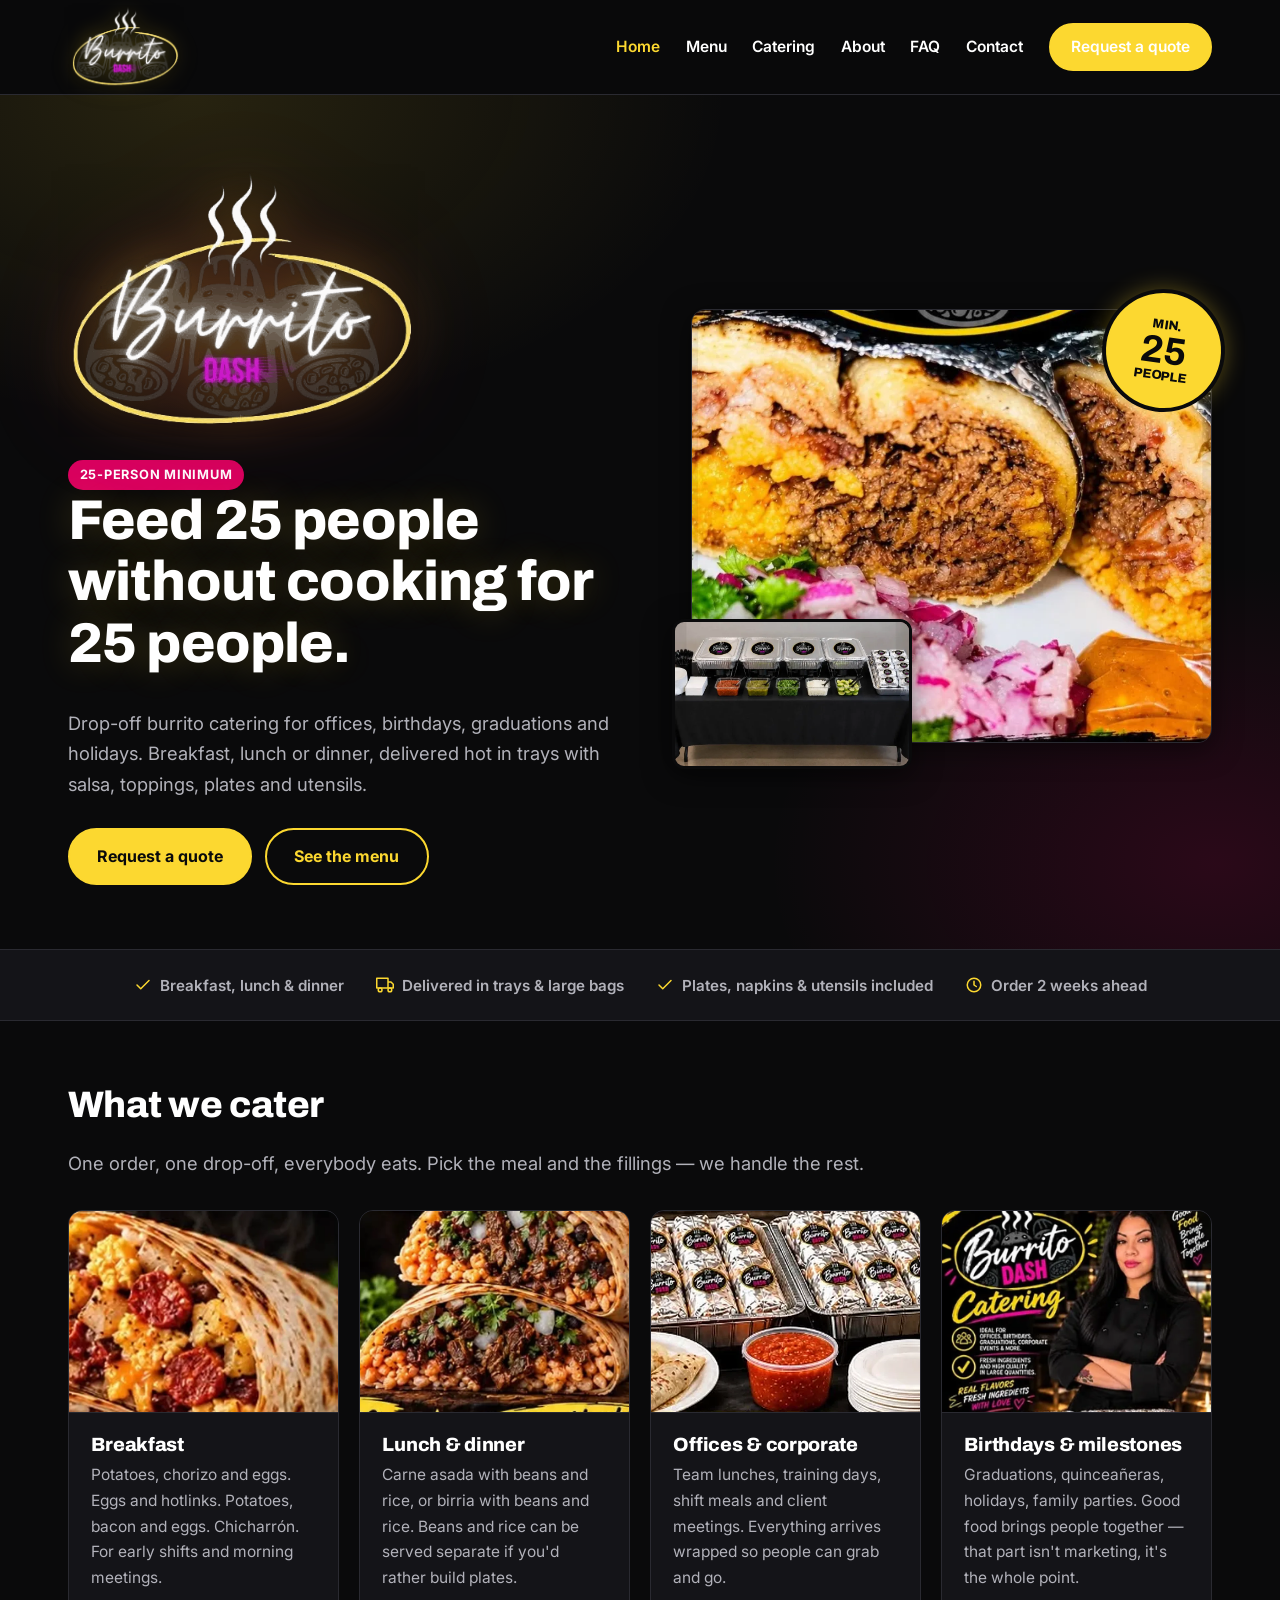
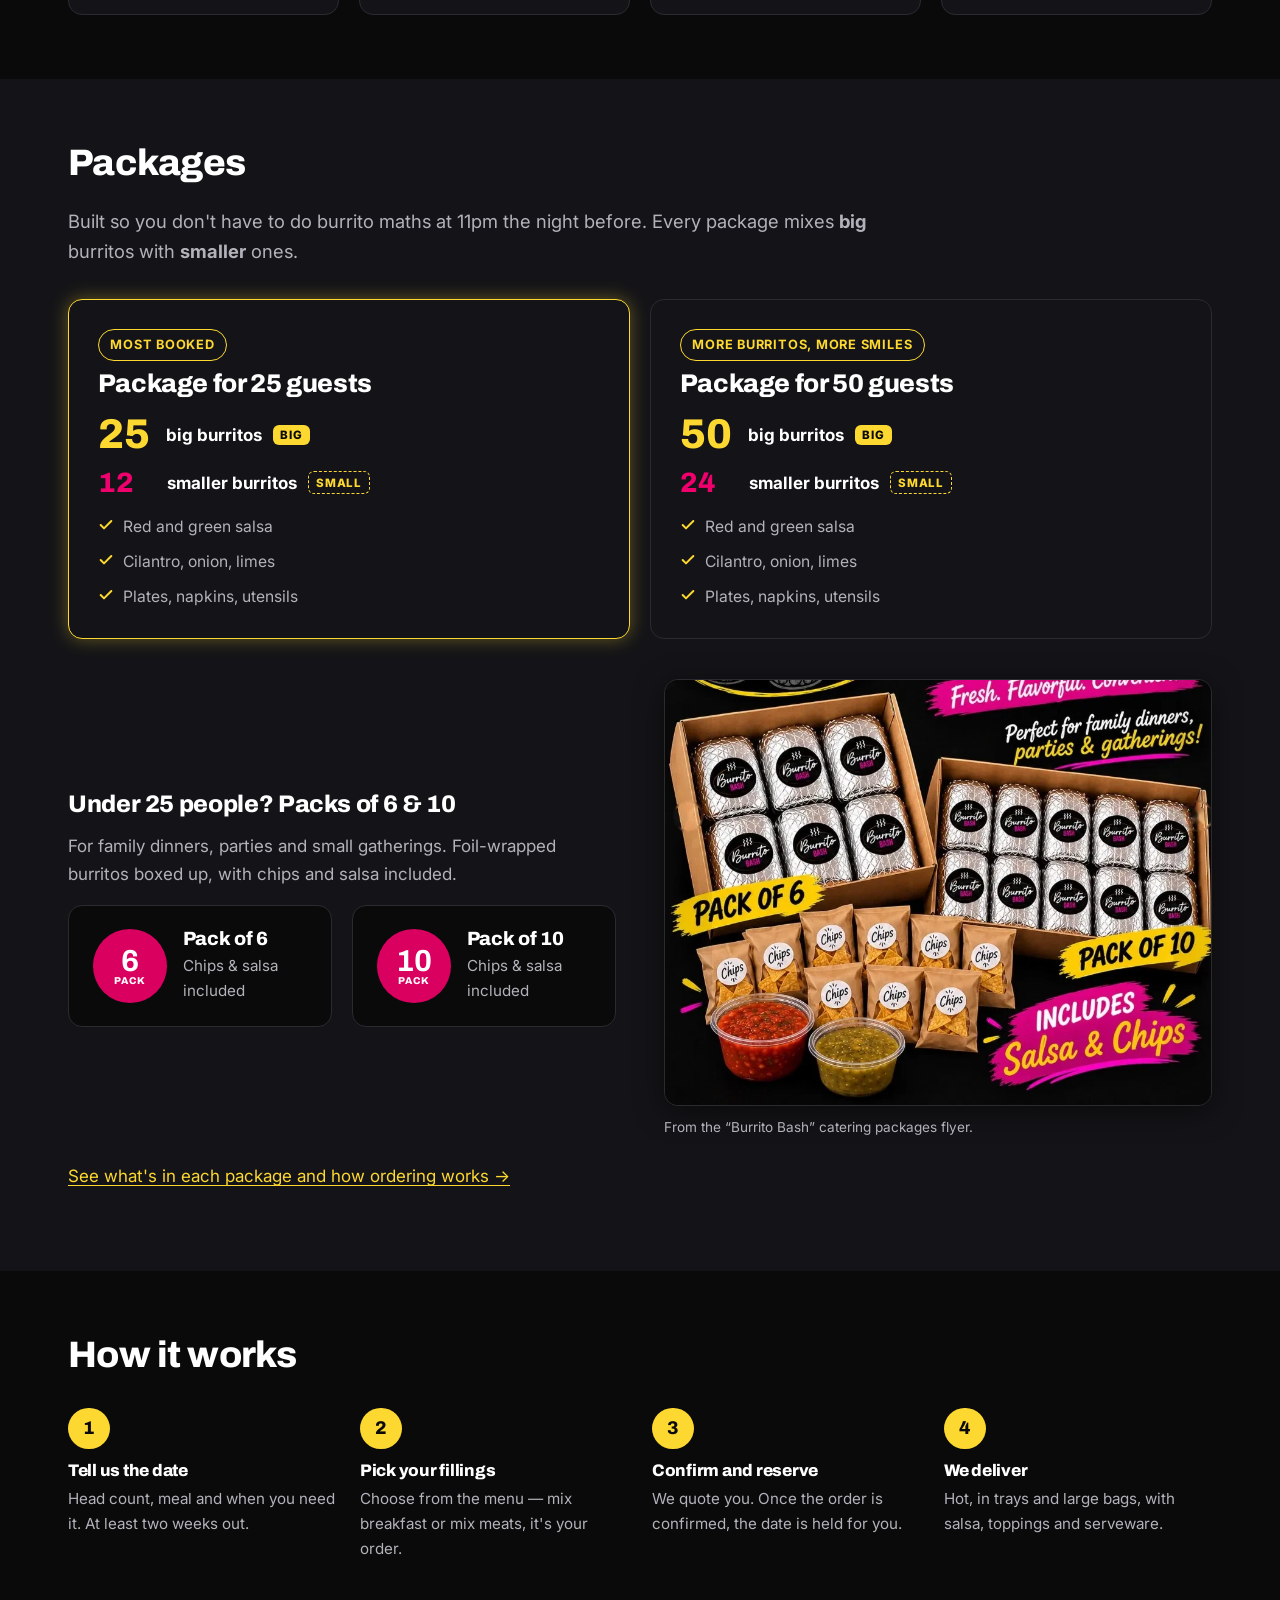
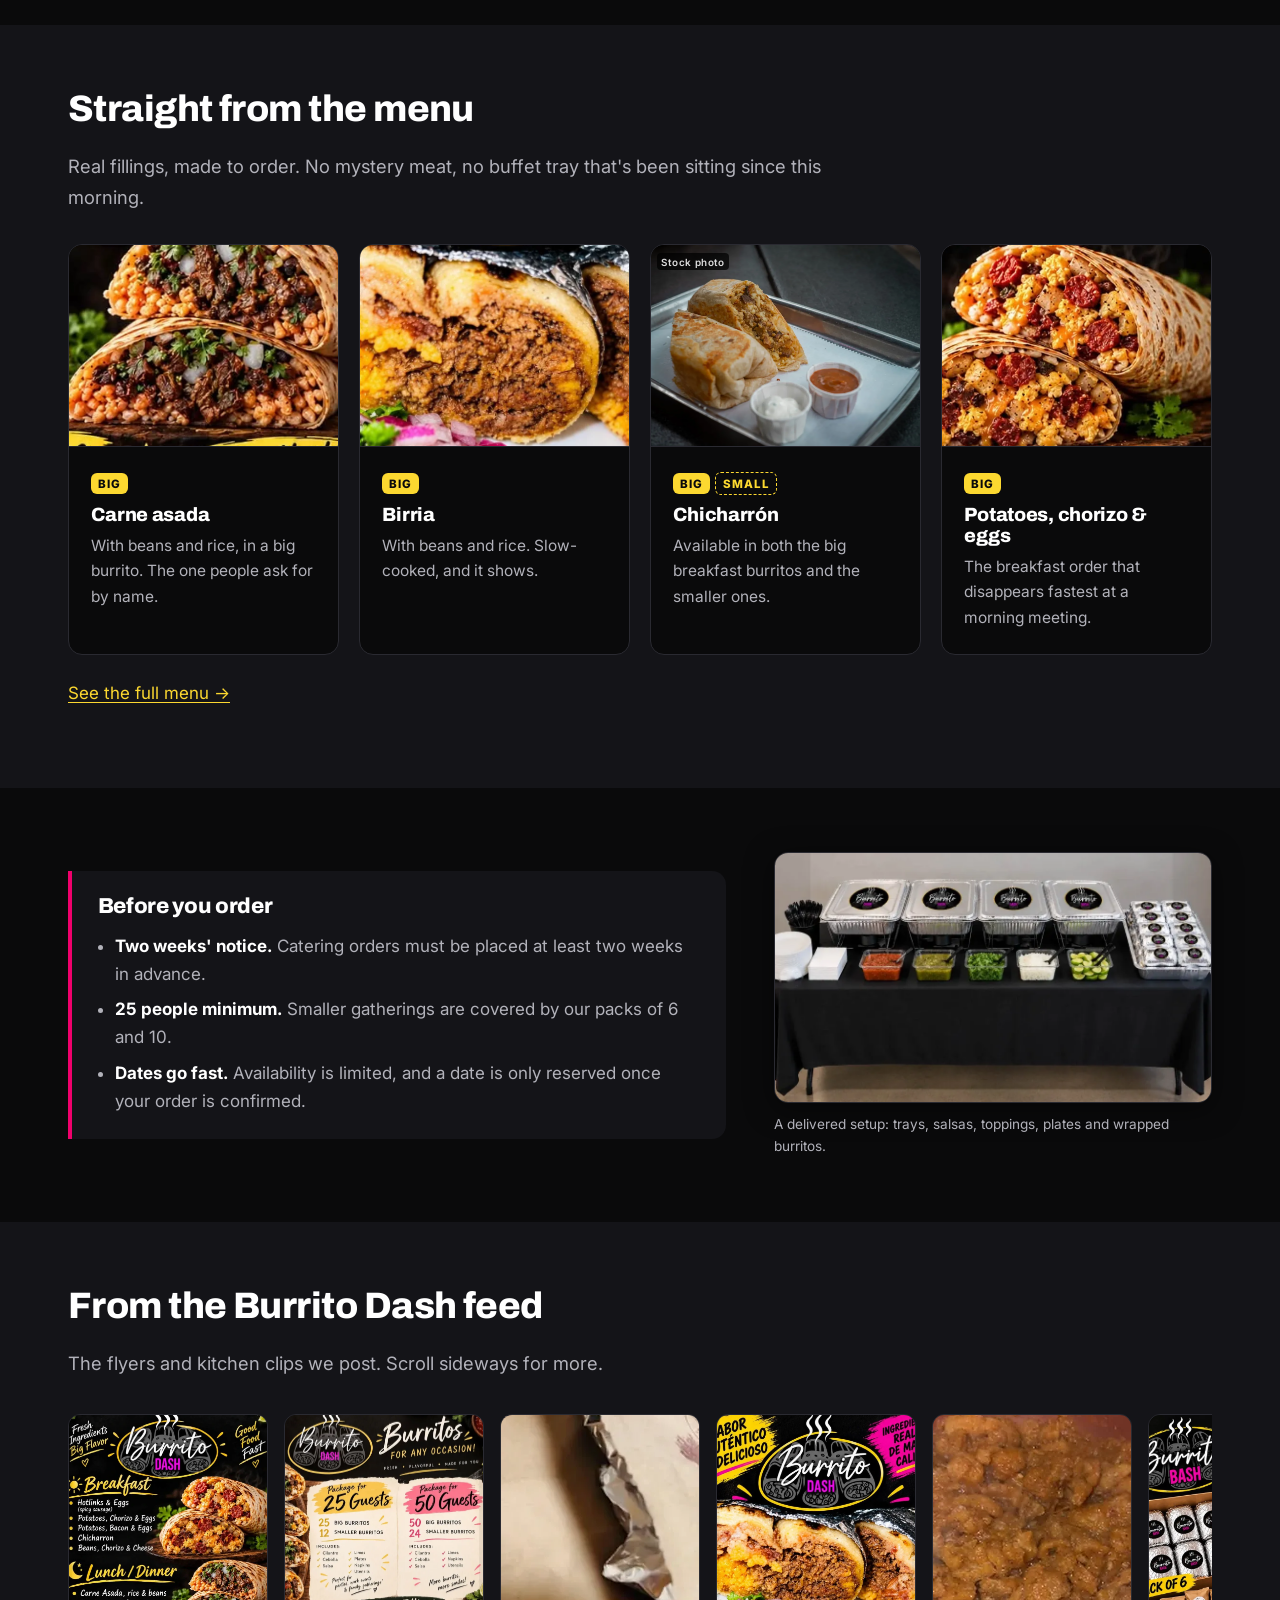
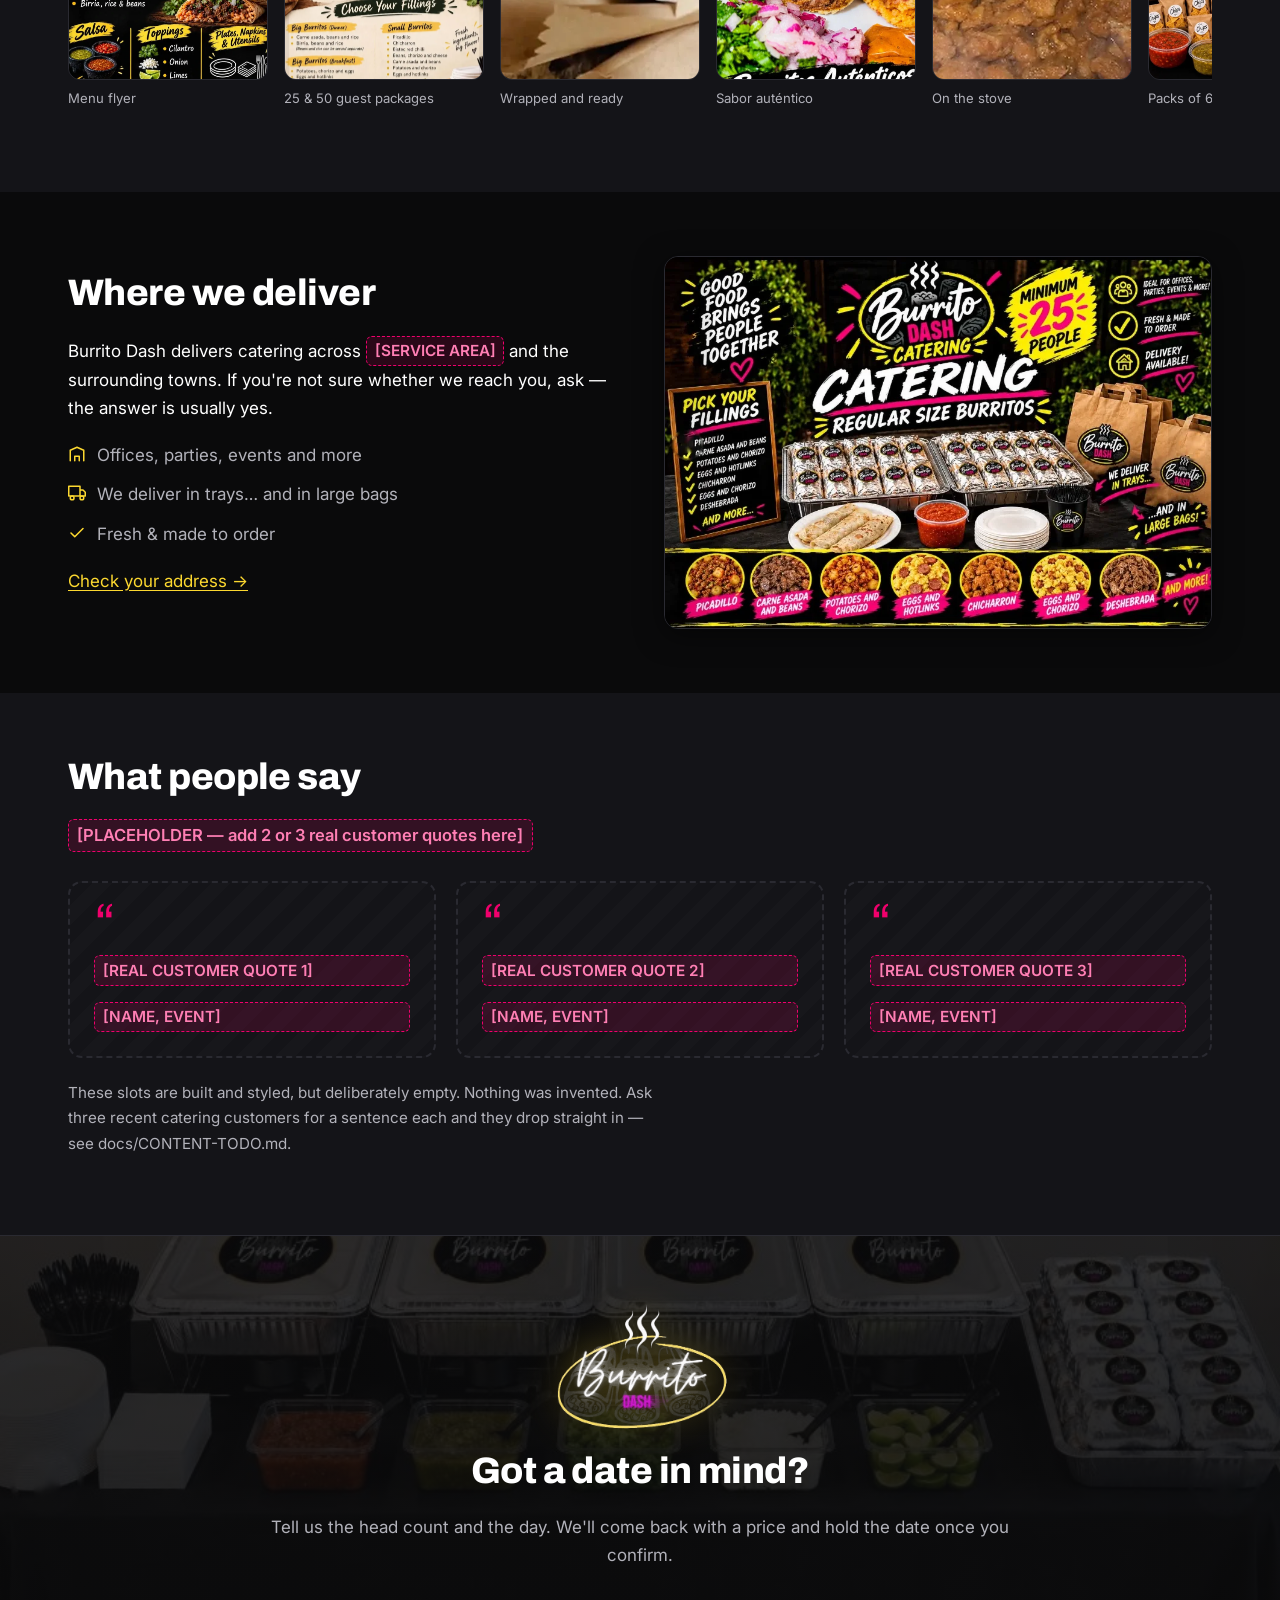
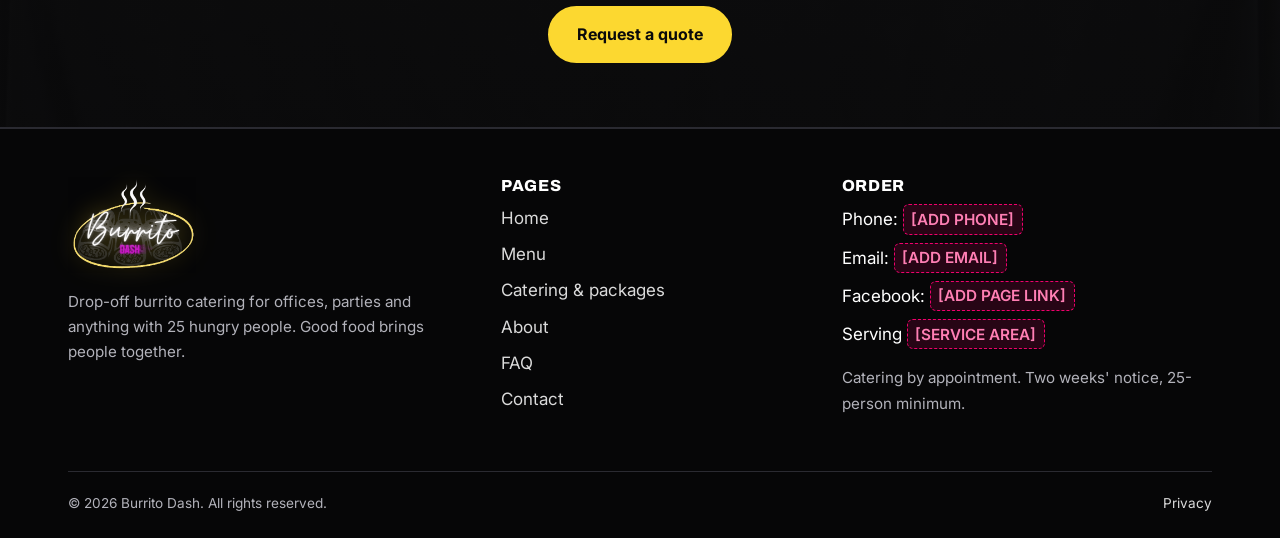
<file: index.html>
<!DOCTYPE html>
<html lang="en">
<head>
<meta charset="utf-8">
<meta name="viewport" content="width=device-width, initial-scale=1">
<meta name="robots" content="noindex, nofollow"><!-- DEMO ONLY: delete this line when the client approves and you launch for real -->
<title>Burrito Catering for Offices &amp; Parties | Burrito Dash</title>
<meta name="description" content="Drop-off burrito catering for offices, birthdays and holidays. Breakfast, lunch or dinner, delivered hot in trays with salsa and serveware. 25-person minimum.">
<link rel="canonical" href="https://REPLACE-DOMAIN.com/">
<meta property="og:type" content="website">
<meta property="og:title" content="Burrito Dash — burrito catering, delivered hot">
<meta property="og:description" content="Feed 25 people without cooking for 25 people. Breakfast, lunch and dinner burrito catering, delivered in trays with everything you need to serve.">
<meta property="og:url" content="https://REPLACE-DOMAIN.com/">
<meta property="og:image" content="https://REPLACE-DOMAIN.com/images/og-image.jpg">
<meta name="twitter:card" content="summary_large_image">
<link rel="icon" href="favicon.svg" type="image/svg+xml">
<link rel="preconnect" href="https://fonts.googleapis.com">
<link rel="preconnect" href="https://fonts.gstatic.com" crossorigin>
<link href="https://fonts.googleapis.com/css2?family=Archivo:wght@700;800&family=Inter:wght@400;600;700&display=swap" rel="stylesheet">
<link rel="stylesheet" href="css/styles.css">
<script type="application/ld+json">
{
  "@context": "https://schema.org",
  "@type": "Restaurant",
  "name": "Burrito Dash",
  "description": "Drop-off burrito catering for offices, birthdays, graduations and holidays. Breakfast, lunch and dinner. 25-person minimum.",
  "url": "https://REPLACE-DOMAIN.com/",
  "servesCuisine": "Mexican",
  "image": "https://REPLACE-DOMAIN.com/images/site/setup-table.jpg",
  "logo": "https://REPLACE-DOMAIN.com/images/site/logo.png"
}
</script>
<!--
  NOTE FOR BUILD: telephone, address, areaServed, openingHours and sameAs were deliberately
  left out of the JSON-LD above because the client has not supplied them. Adding invented
  values would be worse than omitting them. See docs/CONTENT-TODO.md.
-->
<script>
/* Intro gate — runs before first paint so the overlay never flashes or shifts layout.
   Plays once per session, never with prefers-reduced-motion, and ?intro=1 forces a replay.
   ?introhold=1 also replays, then holds on the final frame (window.__bdIntroHold) for screenshots. */
(function () {
  var d = document.documentElement, play = false;
  try {
    var hold = /[?&]introhold=1(&|$)/.test(location.search);
    if (hold) { window.__bdIntroHold = true; }
    var force = hold || /[?&]intro=1(&|$)/.test(location.search);
    var reduce = window.matchMedia && window.matchMedia('(prefers-reduced-motion: reduce)').matches;
    var seen = false;
    try { seen = sessionStorage.getItem('bdIntroSeen') === '1'; } catch (e) {}
    play = !reduce && (force || !seen);
    if (play) {
      d.className += ' bd-intro-on';
      try { sessionStorage.setItem('bdIntroSeen', '1'); } catch (e) {}
    }
  } catch (e) { play = false; }
  window.__bdIntroDone = !play;
})();
</script>
</head>
<body>

<!-- Intro: ONE cartoon burrito dashes across, loops round into the background, runs up close,
     gets foil-wrapped and stickered with her logo. Hidden unless the <head> script adds
     .bd-intro-on. Every pose is driven by js/intro.js. -->
<div class="bd-intro" id="bd-intro" aria-hidden="true">
  <svg viewBox="100 50 1000 500" preserveAspectRatio="xMidYMid meet" focusable="false">
    <defs>
      <radialGradient id="bdTortilla" cx="0.4" cy="0.3" r="0.85">
        <stop offset="0" stop-color="#FCE7B8"/><stop offset="1" stop-color="#E8B86F"/>
      </radialGradient>
      <linearGradient id="bdFoil" x1="0" y1="0" x2="0" y2="1">
        <stop offset="0" stop-color="#7b828a"/><stop offset=".17" stop-color="#e9edf0"/>
        <stop offset=".34" stop-color="#a7aeb5"/><stop offset=".5" stop-color="#f8fafb"/>
        <stop offset=".67" stop-color="#b1b8bd"/><stop offset=".84" stop-color="#e0e4e7"/>
        <stop offset="1" stop-color="#6c737a"/>
      </linearGradient>
      <linearGradient id="bdShineGrad" x1="0" y1="0" x2="1" y2="0">
        <stop offset="0" stop-color="#fff" stop-opacity="0"/><stop offset=".5" stop-color="#fff" stop-opacity=".9"/><stop offset="1" stop-color="#fff" stop-opacity="0"/>
      </linearGradient>
      <clipPath id="bdFoilClip">
        <path d="M-160,-10 C-162,-48 -140,-70 -104,-71 C-40,-77 50,-75 124,-69 C160,-65 180,-36 181,0 C182,36 160,68 124,71 C50,77 -40,77 -106,71 C-142,67 -160,34 -160,-10 Z"/>
      </clipPath>
      <!-- depth-of-field blur while it's small in the background; stdDeviation set by intro.js -->
      <filter id="bdBlur" x="-30%" y="-40%" width="160%" height="180%">
        <feGaussianBlur id="bd-blur" stdDeviation="0"/>
      </filter>
    </defs>
    <g id="bd-stage">
      <g id="bd-mover" transform="translate(-600,340)">
        <g id="bd-fx">
          <!-- speed lines (trail behind, flip with the burrito) -->
          <g id="bd-speed" stroke-linecap="round" fill="none" opacity="0">
            <path d="M-205,-34 C-250,-36 -290,-33 -335,-35" stroke="#FCD830" stroke-width="8"/>
            <path d="M-195,4 C-260,2 -320,6 -395,3" stroke="#ffffff" stroke-width="5" opacity=".85"/>
            <path d="M-205,40 C-240,42 -275,39 -315,41" stroke="#F0006C" stroke-width="8"/>
            <path d="M-220,-64 C-245,-66 -270,-63 -295,-65" stroke="#ffffff" stroke-width="4" opacity=".55"/>
            <circle cx="-188" cy="84" r="12" fill="#3a3a40"/><circle cx="-214" cy="90" r="8" fill="#2c2c31"/><circle cx="-236" cy="94" r="5" fill="#232327"/>
          </g>
          <ellipse id="bd-shadow" cx="0" cy="104" rx="150" ry="11" fill="#000" opacity=".55"/>
          <g id="bd-lean">
            <!-- legs -->
            <g id="bd-legs">
              <g class="bd-leg a"><path d="M-48,52 C-50,66 -49,80 -50,92" stroke="#2B1A0E" stroke-width="8" stroke-linecap="round" fill="none"/><ellipse cx="-40" cy="96" rx="16" ry="8" fill="#F0006C" stroke="#2B1A0E" stroke-width="4"/></g>
              <g class="bd-leg b"><path d="M48,52 C47,66 49,80 48,92" stroke="#2B1A0E" stroke-width="8" stroke-linecap="round" fill="none"/><ellipse cx="56" cy="96" rx="16" ry="8" fill="#F0006C" stroke="#2B1A0E" stroke-width="4"/></g>
            </g>
            <!-- tortilla body -->
            <path d="M-150,-8 C-152,-40 -132,-58 -100,-60 C-40,-66 50,-64 120,-58 C150,-55 168,-30 170,0 C171,30 152,58 120,60 C50,66 -40,66 -102,60 C-134,57 -150,30 -150,-8 Z" fill="url(#bdTortilla)" stroke="#2B1A0E" stroke-width="6" stroke-linejoin="round"/>
            <g fill="#C98A3E" opacity=".5">
              <ellipse cx="-112" cy="-30" rx="11" ry="6"/><ellipse cx="-62" cy="40" rx="9" ry="5"/><ellipse cx="62" cy="-42" rx="10" ry="5"/><ellipse cx="98" cy="36" rx="12" ry="6"/><ellipse cx="-20" cy="-47" rx="7" ry="4"/><ellipse cx="-118" cy="24" rx="7" ry="4"/>
            </g>
            <path d="M-72,-60 C-58,-22 -61,24 -78,61" stroke="#2B1A0E" stroke-width="4" opacity=".55" fill="none" stroke-linecap="round"/>
            <path d="M-118,-46 C-60,-55 20,-55 104,-48" stroke="#fff" stroke-width="5" opacity=".35" fill="none" stroke-linecap="round"/>
            <!-- open end: the filling -->
            <ellipse cx="150" cy="1" rx="24" ry="54" fill="#FFF1CF" stroke="#2B1A0E" stroke-width="5"/>
            <g>
              <circle cx="146" cy="-34" r="7" fill="#5DB546"/><circle cx="156" cy="-18" r="7" fill="#8C4A26"/><circle cx="142" cy="-8" r="6" fill="#6B3B1F"/>
              <circle cx="157" cy="6" r="7" fill="#E53935"/><circle cx="144" cy="20" r="7" fill="#8C4A26"/><circle cx="156" cy="32" r="6" fill="#FCD830"/>
              <circle cx="146" cy="40" r="4" fill="#6B3B1F"/><circle cx="153" cy="-38" r="3" fill="#fff"/><circle cx="160" cy="-4" r="3" fill="#fff"/><circle cx="140" cy="6" r="3" fill="#fff"/>
            </g>
            <!-- face -->
            <g id="bd-face">
              <ellipse cx="-22" cy="-14" rx="13" ry="16" fill="#fff" stroke="#2B1A0E" stroke-width="4"/>
              <ellipse cx="34" cy="-14" rx="13" ry="16" fill="#fff" stroke="#2B1A0E" stroke-width="4"/>
              <circle cx="-17" cy="-11" r="6.5" fill="#2B1A0E"/><circle cx="39" cy="-11" r="6.5" fill="#2B1A0E"/>
              <circle cx="-15" cy="-14" r="2" fill="#fff"/><circle cx="41" cy="-14" r="2" fill="#fff"/>
              <path d="M-4,14 Q10,34 26,14" stroke="#2B1A0E" stroke-width="5" fill="#B3261E" stroke-linecap="round" stroke-linejoin="round"/>
              <ellipse cx="-46" cy="12" rx="10" ry="6" fill="#F0006C" opacity=".45"/><ellipse cx="60" cy="12" rx="10" ry="6" fill="#F0006C" opacity=".45"/>
            </g>
            <!-- foil package: wraps on from the left (scaleX set by intro.js) -->
            <g id="bd-foil" opacity="0" transform="scale(0,1)">
              <path d="M-160,-10 C-162,-48 -140,-70 -104,-71 C-40,-77 50,-75 124,-69 C160,-65 180,-36 181,0 C182,36 160,68 124,71 C50,77 -40,77 -106,71 C-142,67 -160,34 -160,-10 Z" fill="url(#bdFoil)" stroke="#4d535a" stroke-width="5" stroke-linejoin="round"/>
              <path d="M-160,-10 L-182,-26 L-171,-6 L-186,10 L-164,10 Z M181,0 L199,-18 L190,1 L202,18 L180,12 Z" fill="#c9cfd4" stroke="#4d535a" stroke-width="4" stroke-linejoin="round"/>
              <g fill="none" stroke-linecap="round" stroke-linejoin="round">
                <path d="M-128,-42 L-98,-32 L-76,-47 L-44,-30 L-12,-45 L22,-31 L58,-48 L92,-33 L132,-46" stroke="#fff" stroke-width="3" opacity=".6"/>
                <path d="M-130,34 L-96,44 L-70,30 L-36,47 L0,32 L34,48 L70,31 L104,46 L140,33" stroke="#5d646b" stroke-width="3" opacity=".5"/>
                <path d="M-112,-62 L-104,-20 L-118,14 L-106,60" stroke="#fff" stroke-width="2.5" opacity=".5"/>
                <path d="M140,-62 L150,-22 L136,12 L152,58" stroke="#5d646b" stroke-width="2.5" opacity=".5"/>
              </g>
            </g>
            <!-- shine sweep across the foil -->
            <g clip-path="url(#bdFoilClip)">
              <g transform="skewX(-22)"><rect id="bd-shine" x="-40" y="-90" width="70" height="180" fill="url(#bdShineGrad)" transform="translate(-420,0)"/></g>
            </g>
            <!-- her logo, smacked on like a sticker -->
            <g id="bd-sticker" opacity="0">
              <circle cx="-4" cy="0" r="66" fill="#0A0A0B" stroke="#FCD830" stroke-width="6"/>
              <circle cx="-4" cy="0" r="57" fill="none" stroke="#F0006C" stroke-width="2.5"/>
              <image href="images/site/logo.png" x="-61" y="-43" width="114" height="85.5"/>
            </g>
          </g>
        </g>
      </g>
    </g>
  </svg>
  <p class="bd-intro-tag">Good food brings people together</p>
  <button type="button" class="bd-intro-skip">Skip intro</button>
</div>

<header class="site-header">
  <div class="container">
    <a class="logo" href="index.html"><img src="images/site/logo.png" width="460" height="345" alt="Burrito Dash"></a>
    <button class="nav-toggle" aria-expanded="false" aria-controls="site-nav" aria-label="Menu">
      <svg width="22" height="22" viewBox="0 0 24 24" fill="none" stroke="currentColor" stroke-width="2" stroke-linecap="round"><path d="M3 6h18M3 12h18M3 18h18"/></svg>
    </button>
    <nav class="site-nav" id="site-nav">
      <ul>
        <li><a href="index.html" aria-current="page">Home</a></li>
        <li><a href="menu.html">Menu</a></li>
        <li><a href="catering.html">Catering</a></li>
        <li><a href="about.html">About</a></li>
        <li><a href="faq.html">FAQ</a></li>
        <li><a href="contact.html">Contact</a></li>
        <li><a class="btn" href="contact.html">Request a quote</a></li>
      </ul>
    </nav>
  </div>
</header>

<main>

  <section class="hero">
    <div class="container hero-split">
      <div>
        <a class="hero-logo" href="index.html" aria-label="Burrito Dash home"><img src="images/site/logo.png" width="460" height="345" alt="Burrito Dash logo"></a>
        <span class="badge">25-person minimum</span>
        <h1>Feed 25 people without cooking for 25 people.</h1>
        <p>Drop-off burrito catering for offices, birthdays, graduations and holidays. Breakfast, lunch or dinner, delivered hot in trays with salsa, toppings, plates and utensils.</p>
        <div class="hero-actions">
          <a class="btn" href="contact.html">Request a quote</a>
          <a class="btn btn-outline" href="menu.html">See the menu</a>
        </div>
      </div>
      <div class="hero-collage">
        <picture>
          <source srcset="images/site/sabor-burrito.webp" type="image/webp">
          <img class="main" src="images/site/sabor-burrito.jpg" width="780" height="650" fetchpriority="high"
               alt="A Burrito Dash burrito cut open in its foil, packed with shredded meat and rice, with cilantro and diced onion on the side.">
        </picture>
        <picture>
          <source srcset="images/site/setup-table.webp" type="image/webp">
          <img class="inset" src="images/site/setup-table.jpg" width="912" height="520"
               alt="A Burrito Dash catering table: four branded foil trays, red and green salsa, cilantro, onion, limes, plates, napkins and a tray of wrapped burritos.">
        </picture>
        <div class="sticker" aria-hidden="true"><span>Min.</span><strong>25</strong><span>people</span></div>
      </div>
    </div>
  </section>

  <div class="trust-strip">
    <span><svg width="18" height="18" viewBox="0 0 24 24" fill="none" stroke="currentColor" stroke-width="2" stroke-linecap="round" stroke-linejoin="round"><path d="M20 6 9 17l-5-5"/></svg> Breakfast, lunch &amp; dinner</span>
    <span><svg width="18" height="18" viewBox="0 0 24 24" fill="none" stroke="currentColor" stroke-width="2" stroke-linecap="round" stroke-linejoin="round"><path d="M1 3h15v13H1zM16 8h4l3 3v5h-7"/><circle cx="5.5" cy="18.5" r="2.5"/><circle cx="18.5" cy="18.5" r="2.5"/></svg> Delivered in trays &amp; large bags</span>
    <span><svg width="18" height="18" viewBox="0 0 24 24" fill="none" stroke="currentColor" stroke-width="2" stroke-linecap="round" stroke-linejoin="round"><path d="M20 6 9 17l-5-5"/></svg> Plates, napkins &amp; utensils included</span>
    <span><svg width="18" height="18" viewBox="0 0 24 24" fill="none" stroke="currentColor" stroke-width="2" stroke-linecap="round" stroke-linejoin="round"><circle cx="12" cy="12" r="9"/><path d="M12 7v5l3 2"/></svg> Order 2 weeks ahead</span>
  </div>

  <section>
    <div class="container">
      <h2>What we cater</h2>
      <p class="lede">One order, one drop-off, everybody eats. Pick the meal and the fillings — we handle the rest.</p>
      <div class="card-grid">
        <article class="card card-photo reveal">
          <picture><source srcset="images/site/item-hotlinks-big.webp" type="image/webp"><img src="images/site/item-hotlinks-big.jpg" width="921" height="510" loading="lazy" alt="Breakfast burrito cut open: scrambled eggs, potatoes and sliced sausage, from the Burrito Dash menu flyer."></picture>
          <div class="card-body">
            <h3>Breakfast</h3>
            <p>Potatoes, chorizo and eggs. Eggs and hotlinks. Potatoes, bacon and eggs. Chicharrón. For early shifts and morning meetings.</p>
          </div>
        </article>
        <article class="card card-photo reveal">
          <picture><source srcset="images/site/item-carne-asada-big.webp" type="image/webp"><img src="images/site/item-carne-asada-big.jpg" width="772" height="474" loading="lazy" alt="Carne asada burrito cut open with rice and beans, from the Burrito Dash menu flyer."></picture>
          <div class="card-body">
            <h3>Lunch &amp; dinner</h3>
            <p>Carne asada with beans and rice, or birria with beans and rice. Beans and rice can be served separate if you'd rather build plates.</p>
          </div>
        </article>
        <article class="card card-photo reveal">
          <picture><source srcset="images/site/catering-trays.webp" type="image/webp"><img src="images/site/catering-trays.jpg" width="1060" height="380" loading="lazy" alt="Two foil trays of wrapped Burrito Dash burritos with salsa, plates and branded delivery bags."></picture>
          <div class="card-body">
            <h3>Offices &amp; corporate</h3>
            <p>Team lunches, training days, shift meals and client meetings. Everything arrives wrapped so people can grab and go.</p>
          </div>
        </article>
        <article class="card card-photo reveal">
          <picture><source srcset="images/site/flyer-catering-chef.webp" type="image/webp"><img class="pos-top" src="images/site/flyer-catering-chef.jpg" width="638" height="844" loading="lazy" alt="Burrito Dash catering flyer for offices, birthdays, graduations and corporate events."></picture>
          <div class="card-body">
            <h3>Birthdays &amp; milestones</h3>
            <p>Graduations, quinceañeras, holidays, family parties. Good food brings people together — that part isn't marketing, it's the whole point.</p>
          </div>
        </article>
      </div>
    </div>
  </section>

  <section class="section-alt">
    <div class="container">
      <h2>Packages</h2>
      <p class="lede">Built so you don't have to do burrito maths at 11pm the night before. Every package mixes <strong>big</strong> burritos with <strong>smaller</strong> ones.</p>
      <div class="pkg-grid">
        <article class="pkg pkg-featured reveal">
          <span class="badge-ghost badge">Most booked</span>
          <h3 style="margin-top:.6rem">Package for 25 guests</h3>
          <div class="pkg-split">
            <div><span class="num">25</span><span class="lbl">big burritos</span> <span class="size-tag size-big">Big</span></div>
            <div><span class="num small-num">12</span><span class="lbl">smaller burritos</span> <span class="size-tag size-small">Small</span></div>
          </div>
          <ul>
            <li><svg width="16" height="16" viewBox="0 0 24 24" fill="none" stroke="currentColor" stroke-width="3" stroke-linecap="round" stroke-linejoin="round"><path d="M20 6 9 17l-5-5"/></svg> Red and green salsa</li>
            <li><svg width="16" height="16" viewBox="0 0 24 24" fill="none" stroke="currentColor" stroke-width="3" stroke-linecap="round" stroke-linejoin="round"><path d="M20 6 9 17l-5-5"/></svg> Cilantro, onion, limes</li>
            <li><svg width="16" height="16" viewBox="0 0 24 24" fill="none" stroke="currentColor" stroke-width="3" stroke-linecap="round" stroke-linejoin="round"><path d="M20 6 9 17l-5-5"/></svg> Plates, napkins, utensils</li>
          </ul>
        </article>
        <article class="pkg reveal">
          <span class="badge-ghost badge">More burritos, more smiles</span>
          <h3 style="margin-top:.6rem">Package for 50 guests</h3>
          <div class="pkg-split">
            <div><span class="num">50</span><span class="lbl">big burritos</span> <span class="size-tag size-big">Big</span></div>
            <div><span class="num small-num">24</span><span class="lbl">smaller burritos</span> <span class="size-tag size-small">Small</span></div>
          </div>
          <ul>
            <li><svg width="16" height="16" viewBox="0 0 24 24" fill="none" stroke="currentColor" stroke-width="3" stroke-linecap="round" stroke-linejoin="round"><path d="M20 6 9 17l-5-5"/></svg> Red and green salsa</li>
            <li><svg width="16" height="16" viewBox="0 0 24 24" fill="none" stroke="currentColor" stroke-width="3" stroke-linecap="round" stroke-linejoin="round"><path d="M20 6 9 17l-5-5"/></svg> Cilantro, onion, limes</li>
            <li><svg width="16" height="16" viewBox="0 0 24 24" fill="none" stroke="currentColor" stroke-width="3" stroke-linecap="round" stroke-linejoin="round"><path d="M20 6 9 17l-5-5"/></svg> Plates, napkins, utensils</li>
          </ul>
        </article>
      </div>

      <div class="split" style="margin-top:2.5rem">
        <div class="reveal">
          <h3 style="font-size:1.5rem">Under 25 people? Packs of 6 &amp; 10</h3>
          <p style="color:var(--color-ink-soft)">For family dinners, parties and small gatherings. Foil-wrapped burritos boxed up, with chips and salsa included.</p>
          <div class="pack-grid" style="margin-top:1rem">
            <div class="pack"><span class="pack-num"><strong>6</strong><span>pack</span></span><div><h3>Pack of 6</h3><p>Chips &amp; salsa included</p></div></div>
            <div class="pack"><span class="pack-num"><strong>10</strong><span>pack</span></span><div><h3>Pack of 10</h3><p>Chips &amp; salsa included</p></div></div>
          </div>
        </div>
        <figure class="reveal" style="margin:0">
          <picture><source srcset="images/site/bash-packs-boxes.webp" type="image/webp"><img class="photo-frame" src="images/site/bash-packs-boxes.jpg" width="897" height="698" loading="lazy" alt="The pack of 6 and pack of 10: boxes of foil-wrapped burritos with bags of chips and red and green salsa."></picture>
          <figcaption class="photo-caption">From the &ldquo;Burrito Bash&rdquo; catering packages flyer.</figcaption>
        </figure>
      </div>
      <p style="margin-top:1.5rem"><a href="catering.html">See what's in each package and how ordering works &rarr;</a></p>
    </div>
  </section>

  <section>
    <div class="container">
      <h2>How it works</h2>
      <ol class="steps">
        <li class="reveal">
          <h3>Tell us the date</h3>
          <p>Head count, meal and when you need it. At least two weeks out.</p>
        </li>
        <li class="reveal">
          <h3>Pick your fillings</h3>
          <p>Choose from the menu — mix breakfast or mix meats, it's your order.</p>
        </li>
        <li class="reveal">
          <h3>Confirm and reserve</h3>
          <p>We quote you. Once the order is confirmed, the date is held for you.</p>
        </li>
        <li class="reveal">
          <h3>We deliver</h3>
          <p>Hot, in trays and large bags, with salsa, toppings and serveware.</p>
        </li>
      </ol>
    </div>
  </section>

  <section class="section-alt">
    <div class="container">
      <h2>Straight from the menu</h2>
      <p class="lede">Real fillings, made to order. No mystery meat, no buffet tray that's been sitting since this morning.</p>
      <div class="card-grid">
        <article class="card card-photo reveal">
          <picture><source srcset="images/site/item-carne-asada-big.webp" type="image/webp"><img src="images/site/item-carne-asada-big.jpg" width="772" height="474" loading="lazy" alt="Carne asada burrito with rice and beans."></picture>
          <div class="card-body"><span class="size-tag size-big">Big</span><h3 style="margin-top:.5rem">Carne asada</h3><p>With beans and rice, in a big burrito. The one people ask for by name.</p></div>
        </article>
        <article class="card card-photo reveal">
          <picture><source srcset="images/site/item-birria-big.webp" type="image/webp"><img src="images/site/item-birria-big.jpg" width="550" height="440" loading="lazy" alt="A Burrito Dash burrito cut open, full of slow-cooked shredded meat and rice."></picture>
          <div class="card-body"><span class="size-tag size-big">Big</span><h3 style="margin-top:.5rem">Birria</h3><p>With beans and rice. Slow-cooked, and it shows.</p></div>
        </article>
        <article class="card card-photo reveal">
          <picture><source srcset="images/stock/breakfast-burrito-salsa.webp" type="image/webp"><img src="images/stock/breakfast-burrito-salsa.jpg" width="1200" height="801" loading="lazy" alt="A grilled breakfast burrito cut in half, served with salsa."></picture><span class="stock-tag" style="top:8px;bottom:auto">Stock photo</span>
          <div class="card-body"><span class="size-tag size-big">Big</span> <span class="size-tag size-small">Small</span><h3 style="margin-top:.5rem">Chicharrón</h3><p>Available in both the big breakfast burritos and the smaller ones.</p></div>
        </article>
        <article class="card card-photo reveal">
          <picture><source srcset="images/site/item-breakfast-big.webp" type="image/webp"><img src="images/site/item-breakfast-big.jpg" width="794" height="640" loading="lazy" alt="Breakfast burritos cut open, filled with eggs, potatoes and chorizo."></picture>
          <div class="card-body"><span class="size-tag size-big">Big</span><h3 style="margin-top:.5rem">Potatoes, chorizo &amp; eggs</h3><p>The breakfast order that disappears fastest at a morning meeting.</p></div>
        </article>
      </div>
      <p style="margin-top:1.5rem"><a href="menu.html">See the full menu &rarr;</a></p>
    </div>
  </section>

  <section>
    <div class="container">
      <div class="split split-wide">
        <div class="rules reveal">
          <h2 style="font-size:1.35rem">Before you order</h2>
          <ul>
            <li><strong>Two weeks' notice.</strong> Catering orders must be placed at least two weeks in advance.</li>
            <li><strong>25 people minimum.</strong> Smaller gatherings are covered by our packs of 6 and 10.</li>
            <li><strong>Dates go fast.</strong> Availability is limited, and a date is only reserved once your order is confirmed.</li>
          </ul>
        </div>
        <figure class="reveal" style="margin:0">
          <picture><source srcset="images/site/setup-table.webp" type="image/webp"><img class="photo-frame" src="images/site/setup-table.jpg" width="912" height="520" loading="lazy" alt="A full Burrito Dash catering table set up and ready to serve."></picture>
          <figcaption class="photo-caption">A delivered setup: trays, salsas, toppings, plates and wrapped burritos.</figcaption>
        </figure>
      </div>
    </div>
  </section>

  <section class="section-alt">
    <div class="container">
      <h2>From the Burrito Dash feed</h2>
      <p class="lede">The flyers and kitchen clips we post. Scroll sideways for more.</p>
      <div class="gallery-strip" tabindex="0" role="region" aria-label="Burrito Dash photo gallery">
        <figure><picture><source srcset="images/site/flyer-menu.webp" type="image/webp"><img src="images/site/flyer-menu.jpg" width="786" height="1161" loading="lazy" alt="Burrito Dash menu flyer: breakfast and lunch/dinner burritos, salsa, toppings and serveware."></picture><figcaption>Menu flyer</figcaption></figure>
        <figure><picture><source srcset="images/site/flyer-packages.webp" type="image/webp"><img src="images/site/flyer-packages.jpg" width="790" height="1162" loading="lazy" alt="Flyer for the 25- and 50-guest packages with the filling choices."></picture><figcaption>25 &amp; 50 guest packages</figcaption></figure>
        <figure><picture><source srcset="images/site/tiktok-wrapping.webp" type="image/webp"><img src="images/site/tiktok-wrapping.jpg" width="316" height="464" loading="lazy" alt="Burritos wrapped in foil and paper, from a Burrito Dash TikTok clip."></picture><figcaption>Wrapped and ready</figcaption></figure>
        <figure><picture><source srcset="images/site/flyer-sabor.webp" type="image/webp"><img src="images/site/flyer-sabor.jpg" width="780" height="1127" loading="lazy" alt="Sabor auténtico flyer: a burrito cut open with cilantro and onion."></picture><figcaption>Sabor auténtico</figcaption></figure>
        <figure><picture><source srcset="images/site/tiktok-pot.webp" type="image/webp"><img src="images/site/tiktok-pot.jpg" width="316" height="464" loading="lazy" alt="A pot of meat cooking, from a Burrito Dash TikTok clip."></picture><figcaption>On the stove</figcaption></figure>
        <figure><picture><source srcset="images/site/flyer-bash-packs.webp" type="image/webp"><img src="images/site/flyer-bash-packs.jpg" width="897" height="948" loading="lazy" alt="Flyer for the pack of 6 and pack of 10 with chips and salsa."></picture><figcaption>Packs of 6 &amp; 10</figcaption></figure>
        <figure><picture><source srcset="images/site/tiktok-tortillas.webp" type="image/webp"><img src="images/site/tiktok-tortillas.jpg" width="316" height="456" loading="lazy" alt="Rolled burritos on a plate, from a Burrito Dash TikTok clip."></picture><figcaption>Fresh rolled</figcaption></figure>
        <figure><picture><source srcset="images/site/flyer-catering-chef.webp" type="image/webp"><img src="images/site/flyer-catering-chef.jpg" width="638" height="844" loading="lazy" alt="Burrito Dash catering flyer with trays of wrapped burritos and salsas."></picture><figcaption>Catering flyer</figcaption></figure>
        <figure><picture><source srcset="images/site/tiktok-carne.webp" type="image/webp"><img src="images/site/tiktok-carne.jpg" width="316" height="452" loading="lazy" alt="Grilled meat, from a Burrito Dash TikTok clip."></picture><figcaption>Off the grill</figcaption></figure>
        <figure><picture><source srcset="images/site/flyer-catering.webp" type="image/webp"><img src="images/site/flyer-catering.jpg" width="906" height="614" loading="lazy" alt="Catering flyer: pick your fillings, minimum 25 people."></picture><figcaption>Pick your fillings</figcaption></figure>
      </div>
    </div>
  </section>

  <section>
    <div class="container split">
      <div class="reveal">
        <h2>Where we deliver</h2>
        <p>Burrito Dash delivers catering across <span class="todo">[SERVICE AREA]</span> and the surrounding towns. If you're not sure whether we reach you, ask — the answer is usually yes.</p>
        <ul class="icon-list">
          <li><svg width="18" height="18" viewBox="0 0 24 24" fill="none" stroke="currentColor" stroke-width="2" stroke-linecap="round" stroke-linejoin="round"><path d="M3 21V7l9-4 9 4v14"/><path d="M9 21v-6h6v6"/></svg> Offices, parties, events and more</li>
          <li><svg width="18" height="18" viewBox="0 0 24 24" fill="none" stroke="currentColor" stroke-width="2" stroke-linecap="round" stroke-linejoin="round"><path d="M1 3h15v13H1zM16 8h4l3 3v5h-7"/><circle cx="5.5" cy="18.5" r="2.5"/><circle cx="18.5" cy="18.5" r="2.5"/></svg> We deliver in trays&hellip; and in large bags</li>
          <li><svg width="18" height="18" viewBox="0 0 24 24" fill="none" stroke="currentColor" stroke-width="2" stroke-linecap="round" stroke-linejoin="round"><path d="M20 6 9 17l-5-5"/></svg> Fresh &amp; made to order</li>
        </ul>
        <p style="margin-top:1.2rem"><a href="contact.html">Check your address &rarr;</a></p>
      </div>
      <figure class="reveal" style="margin:0">
        <picture><source srcset="images/site/flyer-catering.webp" type="image/webp"><img class="photo-frame" src="images/site/flyer-catering.jpg" width="906" height="614" loading="lazy" alt="Burrito Dash catering flyer: minimum 25 people, pick your fillings, delivered in trays and in large bags."></picture>
      </figure>
    </div>
  </section>

  <section class="section-alt">
    <div class="container">
      <h2>What people say</h2>
      <p class="lede"><span class="todo">[PLACEHOLDER — add 2 or 3 real customer quotes here]</span></p>
      <div class="quote-grid">
        <div class="quote-slot"><span class="q-mark">&ldquo;</span><span class="todo">[REAL CUSTOMER QUOTE 1]</span><span class="todo">[NAME, EVENT]</span></div>
        <div class="quote-slot"><span class="q-mark">&ldquo;</span><span class="todo">[REAL CUSTOMER QUOTE 2]</span><span class="todo">[NAME, EVENT]</span></div>
        <div class="quote-slot"><span class="q-mark">&ldquo;</span><span class="todo">[REAL CUSTOMER QUOTE 3]</span><span class="todo">[NAME, EVENT]</span></div>
      </div>
      <p style="color:var(--color-ink-soft);font-size:.95rem;max-width:60ch;margin-top:1.4rem">These slots are built and styled, but deliberately empty. Nothing was invented. Ask three recent catering customers for a sentence each and they drop straight in — see docs/CONTENT-TODO.md.</p>
    </div>
  </section>

  <section class="cta-band cta-photo" style="background-image:url('images/site/setup-table.jpg')">
    <div class="container">
      <img class="cta-logo" src="images/site/logo.png" width="460" height="345" alt="" loading="lazy">
      <h2>Got a date in mind?</h2>
      <p>Tell us the head count and the day. We'll come back with a price and hold the date once you confirm.</p>
      <a class="btn" href="contact.html">Request a quote</a>
    </div>
  </section>

</main>

<footer class="site-footer">
  <div class="container">
    <div class="footer-grid">
      <div class="footer-logo">
        <img src="images/site/logo.png" width="460" height="345" alt="Burrito Dash" loading="lazy">
        <p>Drop-off burrito catering for offices, parties and anything with 25 hungry people. Good food brings people together.</p>
      </div>
      <div>
        <h3>Pages</h3>
        <ul>
          <li><a href="index.html">Home</a></li>
          <li><a href="menu.html">Menu</a></li>
          <li><a href="catering.html">Catering &amp; packages</a></li>
          <li><a href="about.html">About</a></li>
          <li><a href="faq.html">FAQ</a></li>
          <li><a href="contact.html">Contact</a></li>
        </ul>
      </div>
      <div>
        <h3>Order</h3>
        <ul>
          <li>Phone: <span class="todo">[ADD PHONE]</span></li>
          <li>Email: <span class="todo">[ADD EMAIL]</span></li>
          <li>Facebook: <span class="todo">[ADD PAGE LINK]</span></li>
          <li>Serving <span class="todo">[SERVICE AREA]</span></li>
        </ul>
        <p style="margin-top:1rem">Catering by appointment. Two weeks' notice, 25-person minimum.</p>
      </div>
    </div>
    <div class="footer-legal">
      <span>&copy; <span id="year">2026</span> Burrito Dash. All rights reserved.</span>
      <span><a href="privacy.html">Privacy</a></span>
    </div>
  </div>
</footer>

<script src="js/main.js"></script>
<script src="js/intro.js"></script>
</body>
</html>
</file>
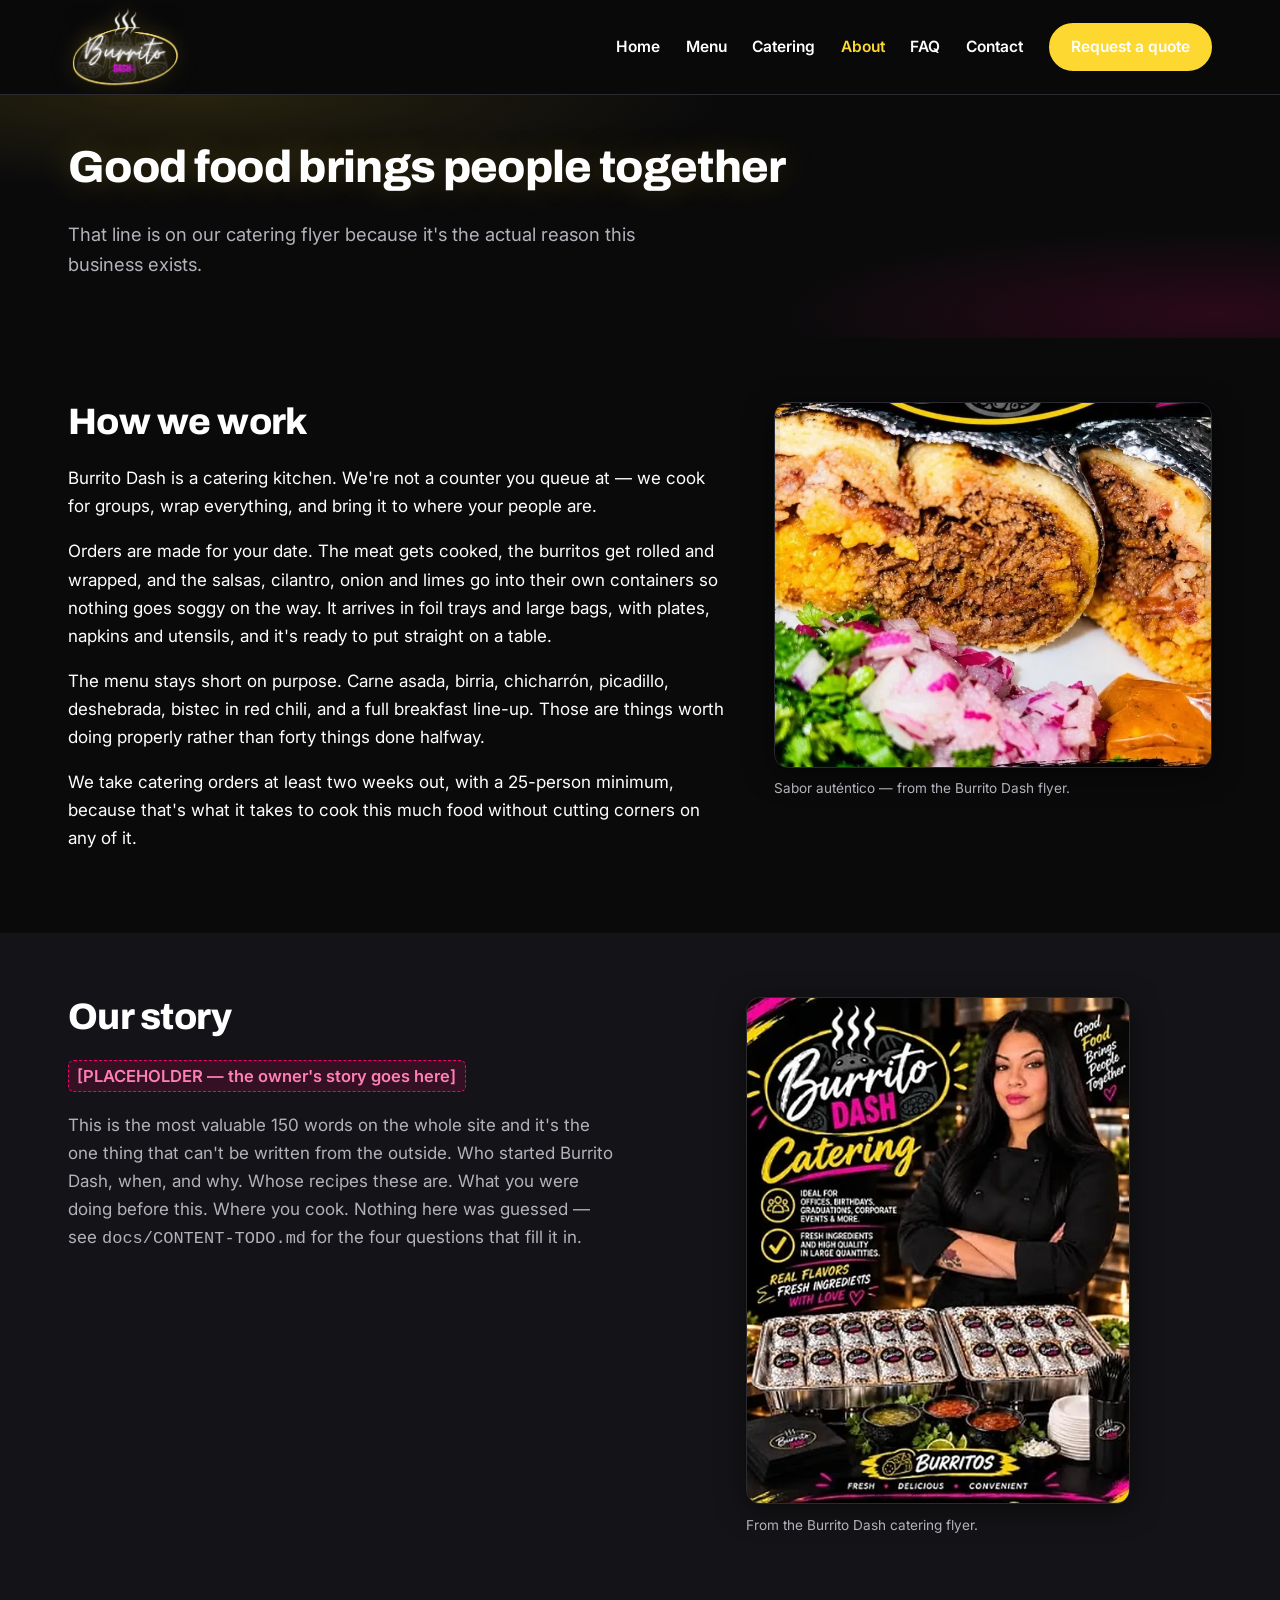
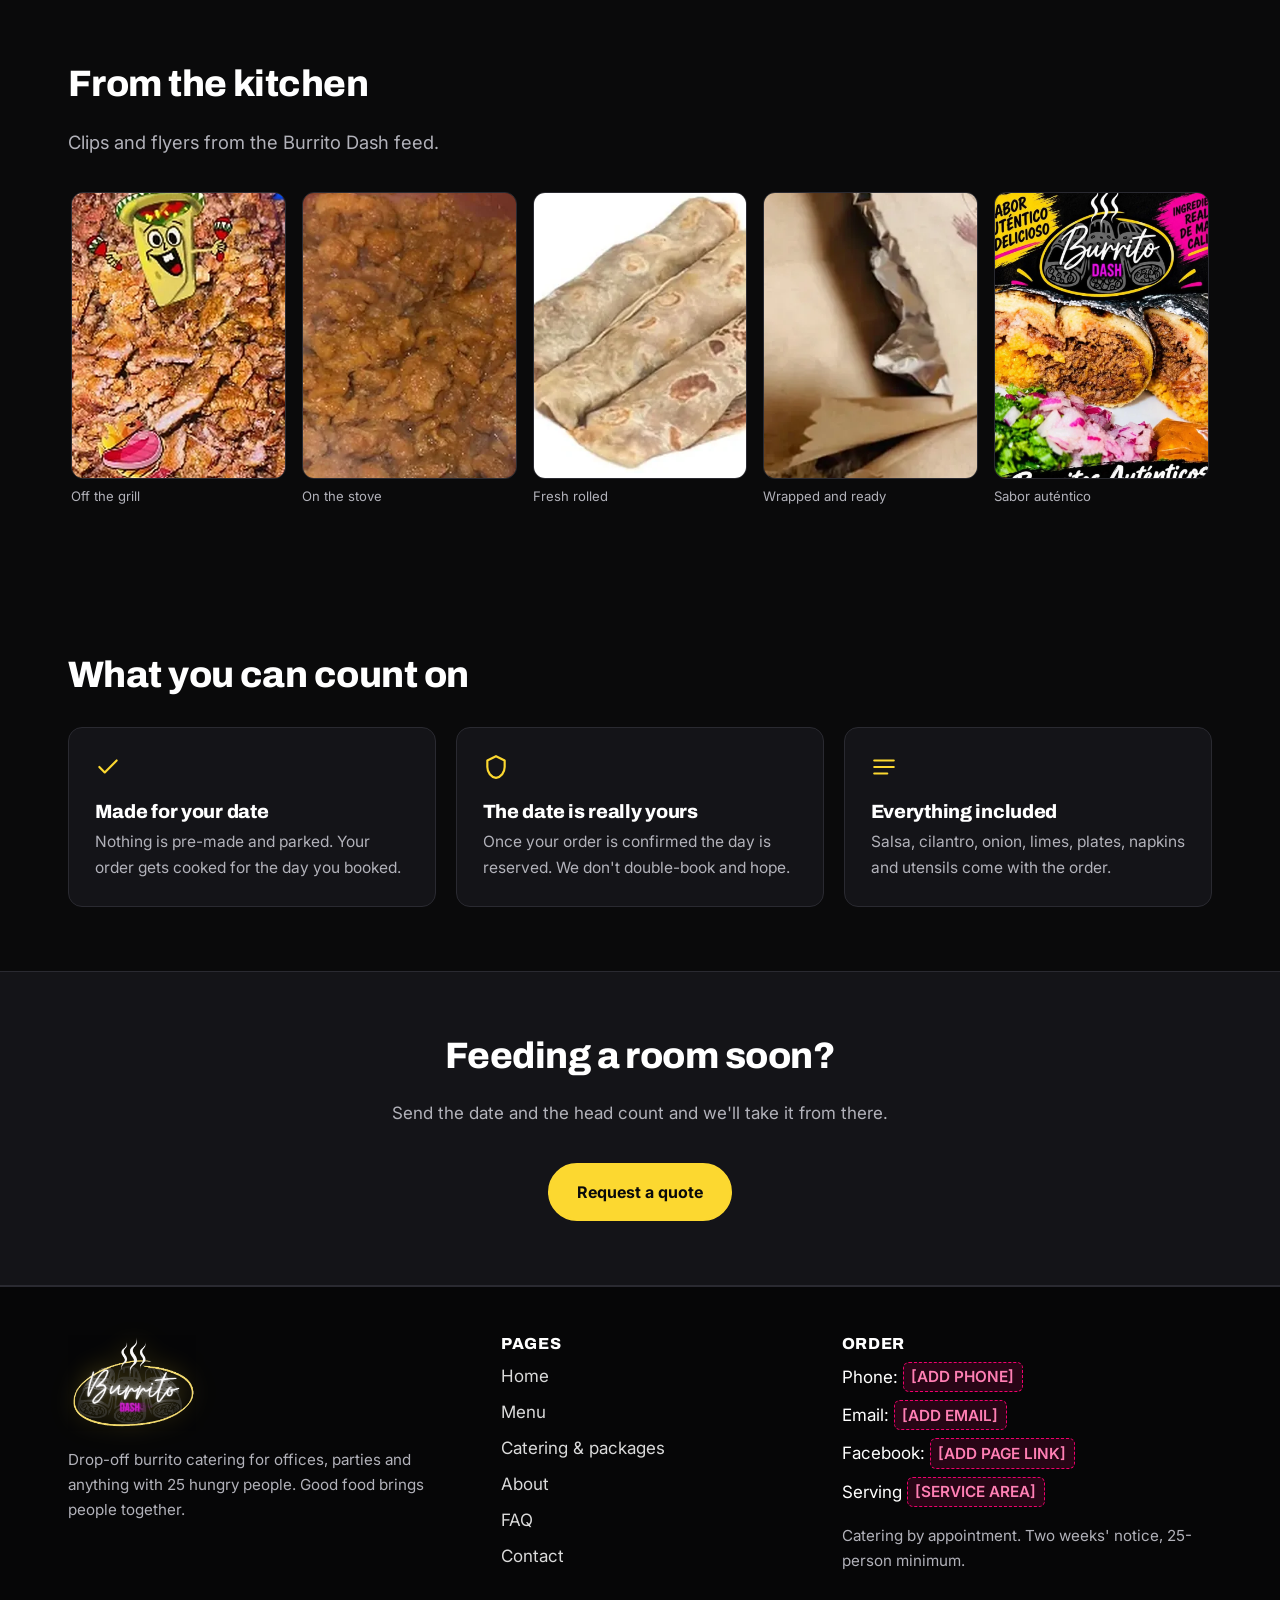
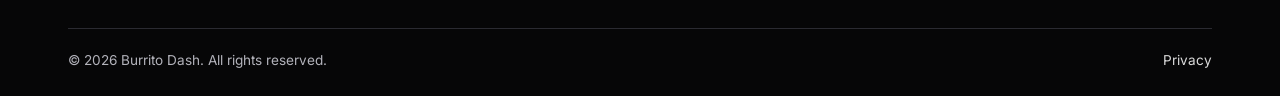
<file: about.html>
<!DOCTYPE html>
<html lang="en">
<head>
<meta charset="utf-8">
<meta name="viewport" content="width=device-width, initial-scale=1">
<meta name="robots" content="noindex, nofollow"><!-- DEMO ONLY: delete this line when the client approves and you launch for real -->
<title>About Burrito Dash — Burrito Catering</title>
<meta name="description" content="Burrito Dash cooks to order for catering: fresh ingredients, real fillings, and orders delivered hot in trays with everything you need to serve a room.">
<link rel="canonical" href="https://REPLACE-DOMAIN.com/about.html">
<meta property="og:type" content="website">
<meta property="og:title" content="About Burrito Dash">
<meta property="og:description" content="Made to order, delivered hot, built for feeding a room. Here's how Burrito Dash works.">
<meta property="og:url" content="https://REPLACE-DOMAIN.com/about.html">
<meta property="og:image" content="https://REPLACE-DOMAIN.com/images/og-image.jpg">
<meta name="twitter:card" content="summary_large_image">
<link rel="icon" href="favicon.svg" type="image/svg+xml">
<link rel="preconnect" href="https://fonts.googleapis.com">
<link rel="preconnect" href="https://fonts.gstatic.com" crossorigin>
<link href="https://fonts.googleapis.com/css2?family=Archivo:wght@700;800&family=Inter:wght@400;600;700&display=swap" rel="stylesheet">
<link rel="stylesheet" href="css/styles.css">
</head>
<body>

<header class="site-header">
  <div class="container">
    <a class="logo" href="index.html"><img src="images/site/logo.png" width="460" height="345" alt="Burrito Dash"></a>
    <button class="nav-toggle" aria-expanded="false" aria-controls="site-nav" aria-label="Menu">
      <svg width="22" height="22" viewBox="0 0 24 24" fill="none" stroke="currentColor" stroke-width="2" stroke-linecap="round"><path d="M3 6h18M3 12h18M3 18h18"/></svg>
    </button>
    <nav class="site-nav" id="site-nav">
      <ul>
        <li><a href="index.html">Home</a></li>
        <li><a href="menu.html">Menu</a></li>
        <li><a href="catering.html">Catering</a></li>
        <li><a href="about.html" aria-current="page">About</a></li>
        <li><a href="faq.html">FAQ</a></li>
        <li><a href="contact.html">Contact</a></li>
        <li><a class="btn" href="contact.html">Request a quote</a></li>
      </ul>
    </nav>
  </div>
</header>

<main>

  <section class="hero hero-compact">
    <div class="container">
      <h1>Good food brings people together</h1>
      <p>That line is on our catering flyer because it's the actual reason this business exists.</p>
    </div>
  </section>

  <section>
    <div class="container split split-wide" style="align-items:start">
      <div>
      <h2>How we work</h2>
      <p>Burrito Dash is a catering kitchen. We're not a counter you queue at &mdash; we cook for groups, wrap everything, and bring it to where your people are.</p>
      <p>Orders are made for your date. The meat gets cooked, the burritos get rolled and wrapped, and the salsas, cilantro, onion and limes go into their own containers so nothing goes soggy on the way. It arrives in foil trays and large bags, with plates, napkins and utensils, and it's ready to put straight on a table.</p>
      <p>The menu stays short on purpose. Carne asada, birria, chicharrón, picadillo, deshebrada, bistec in red chili, and a full breakfast line-up. Those are things worth doing properly rather than forty things done halfway.</p>
      <p>We take catering orders at least two weeks out, with a 25-person minimum, because that's what it takes to cook this much food without cutting corners on any of it.</p>
      </div>
      <figure class="reveal" style="margin:0">
        <picture><source srcset="images/site/sabor-burrito.webp" type="image/webp"><img class="photo-frame" src="images/site/sabor-burrito.jpg" width="780" height="650" loading="lazy" alt="A Burrito Dash burrito cut open in its foil, packed with shredded meat and rice, with cilantro and onion."></picture>
        <figcaption class="photo-caption">Sabor auténtico &mdash; from the Burrito Dash flyer.</figcaption>
      </figure>
    </div>
  </section>

  <section class="section-alt">
    <div class="container split" style="align-items:start">
      <div>
      <h2>Our story</h2>
      <p class="lede"><span class="todo">[PLACEHOLDER — the owner's story goes here]</span></p>
      <p style="max-width:62ch;color:var(--color-ink-soft)">
        This is the most valuable 150 words on the whole site and it's the one thing that
        can't be written from the outside. Who started Burrito Dash, when, and why. Whose
        recipes these are. What you were doing before this. Where you cook. Nothing here was
        guessed &mdash; see <code>docs/CONTENT-TODO.md</code> for the four questions that fill it in.
      </p>
      </div>
      <figure class="reveal" style="margin:0;max-width:24rem;justify-self:center">
        <picture><source srcset="images/site/flyer-catering-chef.webp" type="image/webp"><img class="photo-frame" src="images/site/flyer-catering-chef.jpg" width="638" height="844" loading="lazy" alt="Burrito Dash catering flyer: ideal for offices, birthdays, graduations and corporate events, with trays of wrapped burritos and salsas."></picture>
        <figcaption class="photo-caption">From the Burrito Dash catering flyer.</figcaption>
      </figure>
    </div>
  </section>

  <section>
    <div class="container">
      <h2>From the kitchen</h2>
      <p class="lede">Clips and flyers from the Burrito Dash feed.</p>
      <div class="gallery-strip" tabindex="0" role="region" aria-label="Burrito Dash kitchen photos">
        <figure><picture><source srcset="images/site/tiktok-carne.webp" type="image/webp"><img src="images/site/tiktok-carne.jpg" width="316" height="452" loading="lazy" alt="Grilled meat, from a Burrito Dash TikTok clip."></picture><figcaption>Off the grill</figcaption></figure>
        <figure><picture><source srcset="images/site/tiktok-pot.webp" type="image/webp"><img src="images/site/tiktok-pot.jpg" width="316" height="464" loading="lazy" alt="A pot of meat cooking, from a Burrito Dash TikTok clip."></picture><figcaption>On the stove</figcaption></figure>
        <figure><picture><source srcset="images/site/tiktok-tortillas.webp" type="image/webp"><img src="images/site/tiktok-tortillas.jpg" width="316" height="456" loading="lazy" alt="Rolled burritos on a plate, from a Burrito Dash TikTok clip."></picture><figcaption>Fresh rolled</figcaption></figure>
        <figure><picture><source srcset="images/site/tiktok-wrapping.webp" type="image/webp"><img src="images/site/tiktok-wrapping.jpg" width="316" height="464" loading="lazy" alt="Burritos wrapped in foil and paper, from a Burrito Dash TikTok clip."></picture><figcaption>Wrapped and ready</figcaption></figure>
        <figure><picture><source srcset="images/site/flyer-sabor.webp" type="image/webp"><img src="images/site/flyer-sabor.jpg" width="780" height="1127" loading="lazy" alt="Sabor auténtico flyer: a burrito cut open with cilantro and onion."></picture><figcaption>Sabor auténtico</figcaption></figure>
      </div>
    </div>
  </section>

  <section>
    <div class="container">
      <h2>What you can count on</h2>
      <div class="card-grid">
        <article class="card reveal">
          <svg width="26" height="26" viewBox="0 0 24 24" fill="none" stroke="currentColor" stroke-width="2" stroke-linecap="round" stroke-linejoin="round"><path d="M20 6 9 17l-5-5"/></svg>
          <h3>Made for your date</h3>
          <p>Nothing is pre-made and parked. Your order gets cooked for the day you booked.</p>
        </article>
        <article class="card reveal">
          <svg width="26" height="26" viewBox="0 0 24 24" fill="none" stroke="currentColor" stroke-width="2" stroke-linecap="round" stroke-linejoin="round"><path d="M12 2 4 6v6c0 5 3.4 9.4 8 10 4.6-.6 8-5 8-10V6z"/></svg>
          <h3>The date is really yours</h3>
          <p>Once your order is confirmed the day is reserved. We don't double-book and hope.</p>
        </article>
        <article class="card reveal">
          <svg width="26" height="26" viewBox="0 0 24 24" fill="none" stroke="currentColor" stroke-width="2" stroke-linecap="round" stroke-linejoin="round"><path d="M3 6h18M3 12h18M3 18h12"/></svg>
          <h3>Everything included</h3>
          <p>Salsa, cilantro, onion, limes, plates, napkins and utensils come with the order.</p>
        </article>
      </div>
    </div>
  </section>

  <section class="cta-band">
    <div class="container">
      <h2>Feeding a room soon?</h2>
      <p>Send the date and the head count and we'll take it from there.</p>
      <a class="btn" href="contact.html">Request a quote</a>
    </div>
  </section>

</main>

<footer class="site-footer">
  <div class="container">
    <div class="footer-grid">
      <div class="footer-logo">
        <img src="images/site/logo.png" width="460" height="345" alt="Burrito Dash" loading="lazy">
        <p>Drop-off burrito catering for offices, parties and anything with 25 hungry people. Good food brings people together.</p>
      </div>
      <div>
        <h3>Pages</h3>
        <ul>
          <li><a href="index.html">Home</a></li>
          <li><a href="menu.html">Menu</a></li>
          <li><a href="catering.html">Catering &amp; packages</a></li>
          <li><a href="about.html">About</a></li>
          <li><a href="faq.html">FAQ</a></li>
          <li><a href="contact.html">Contact</a></li>
        </ul>
      </div>
      <div>
        <h3>Order</h3>
        <ul>
          <li>Phone: <span class="todo">[ADD PHONE]</span></li>
          <li>Email: <span class="todo">[ADD EMAIL]</span></li>
          <li>Facebook: <span class="todo">[ADD PAGE LINK]</span></li>
          <li>Serving <span class="todo">[SERVICE AREA]</span></li>
        </ul>
        <p style="margin-top:1rem">Catering by appointment. Two weeks' notice, 25-person minimum.</p>
      </div>
    </div>
    <div class="footer-legal">
      <span>&copy; <span id="year">2026</span> Burrito Dash. All rights reserved.</span>
      <span><a href="privacy.html">Privacy</a></span>
    </div>
  </div>
</footer>

<script src="js/main.js"></script>
</body>
</html>
</file>
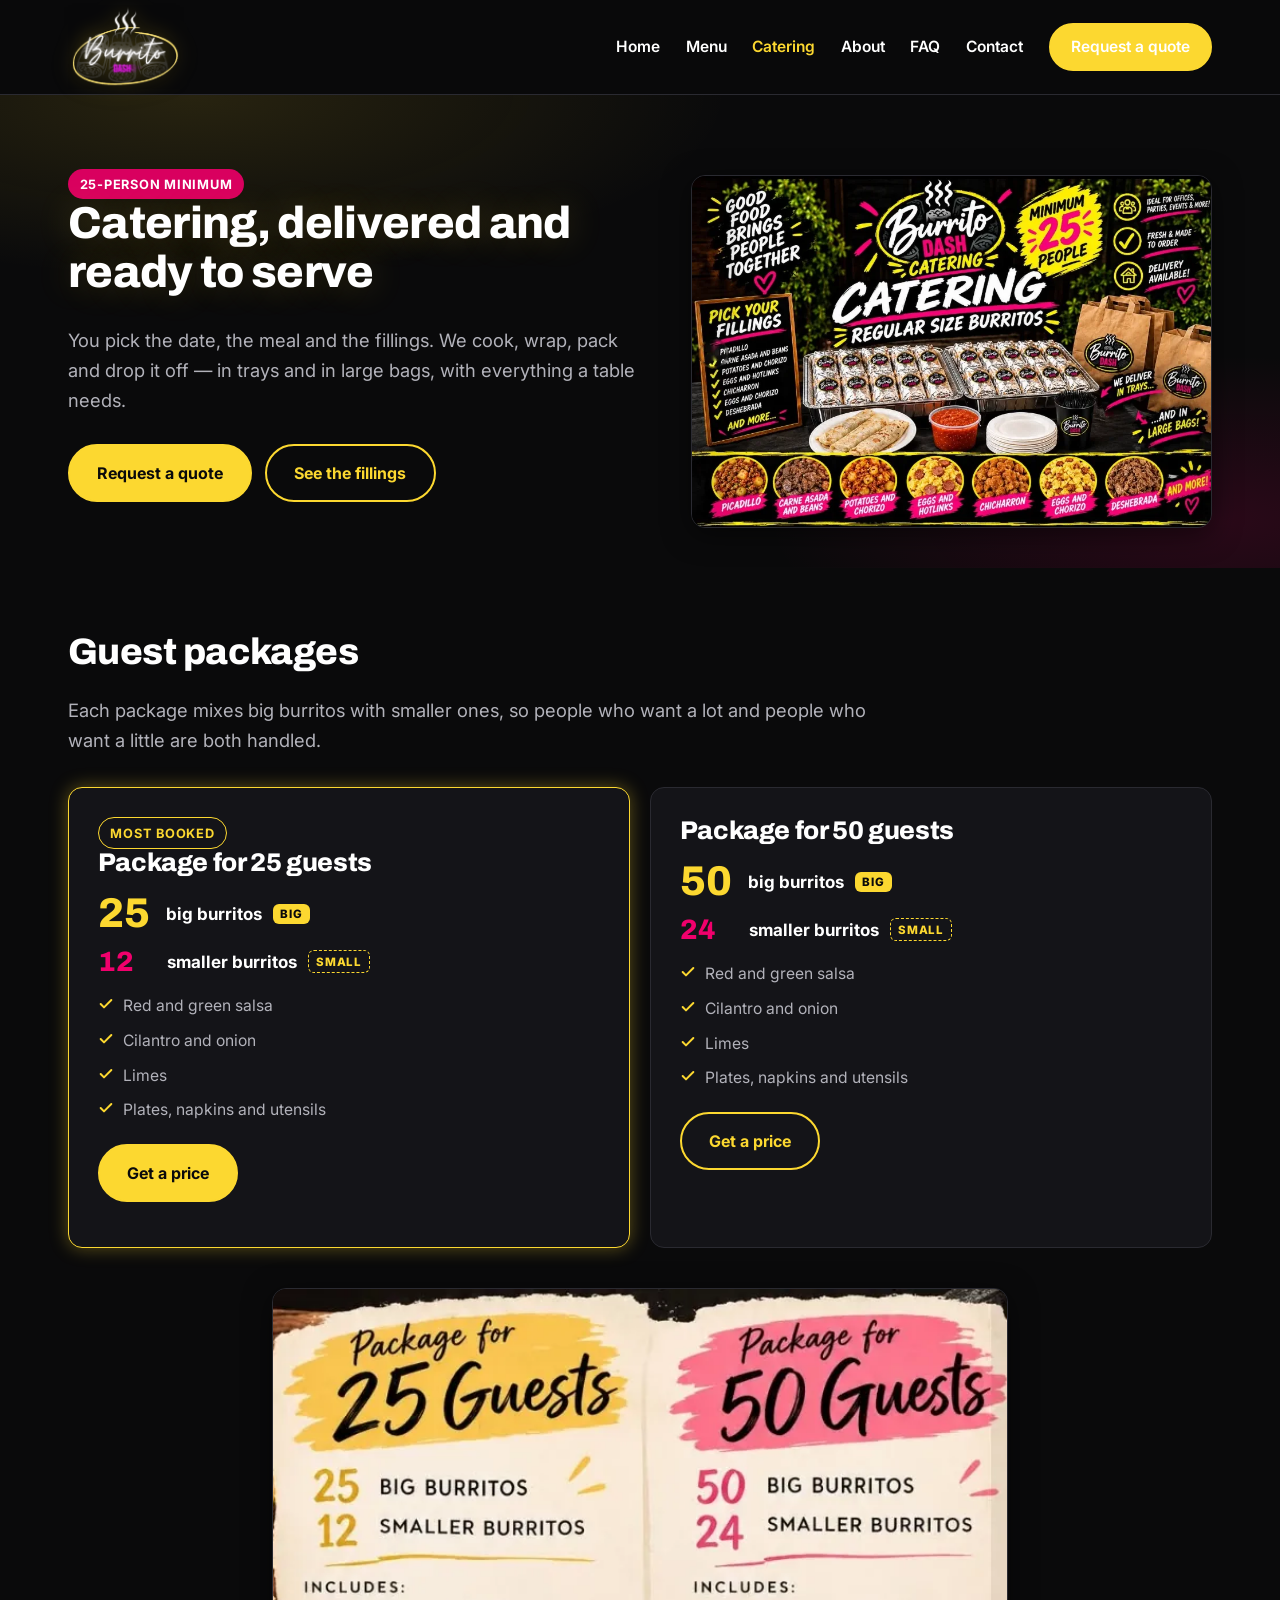
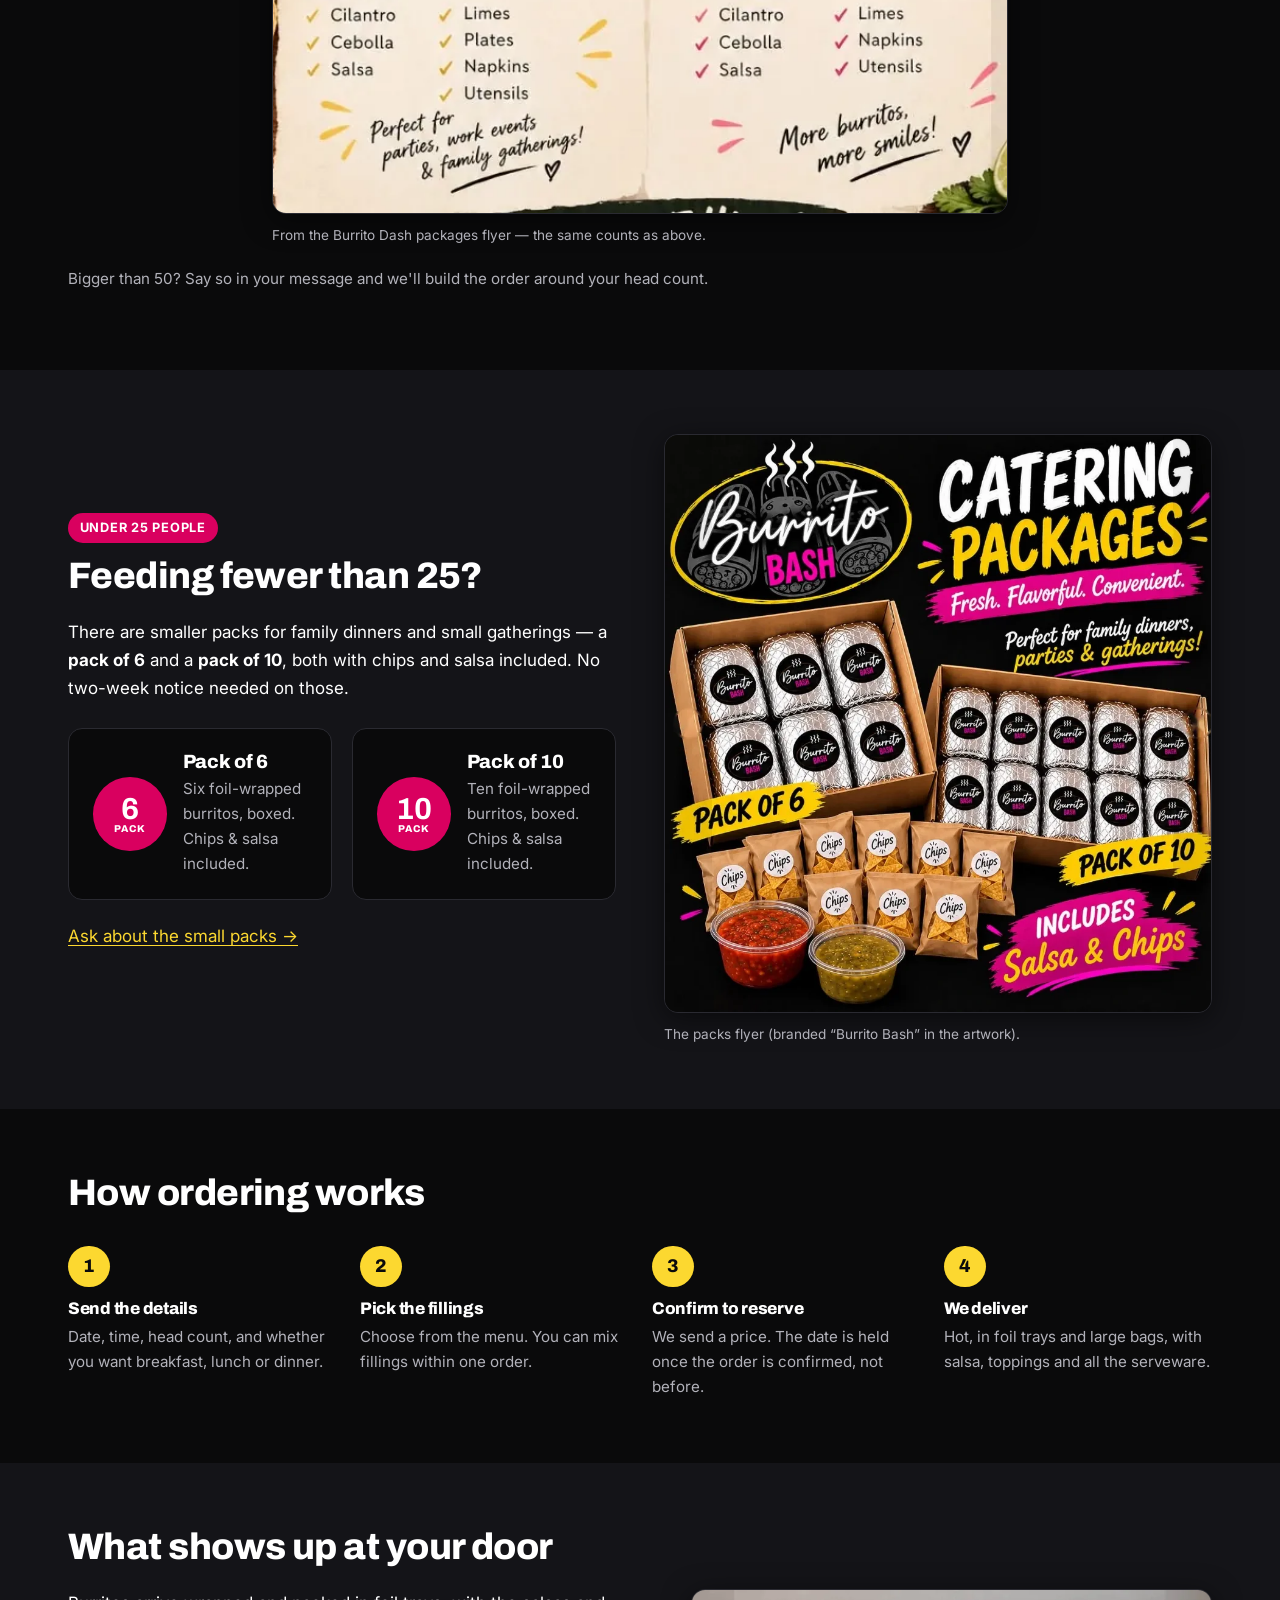
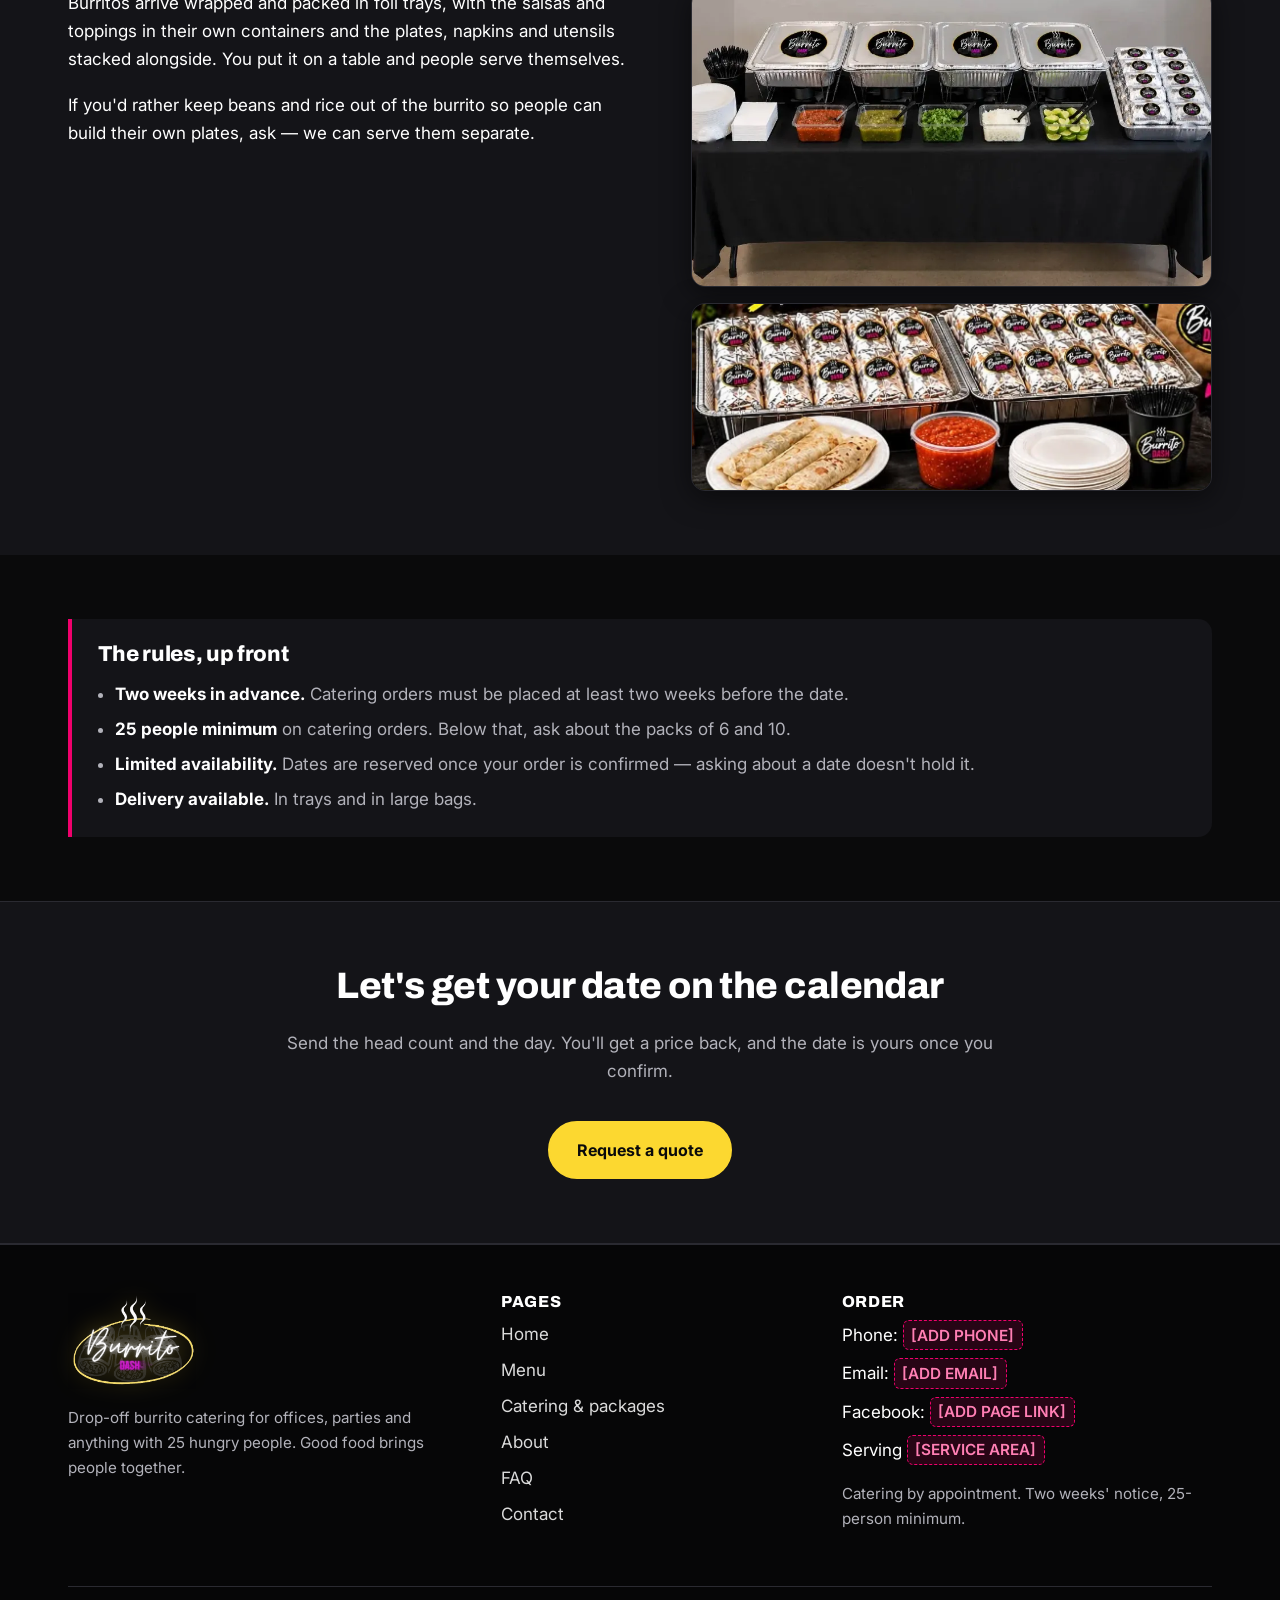
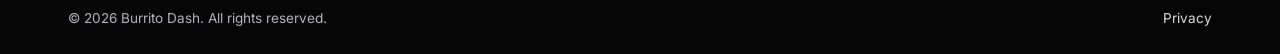
<file: catering.html>
<!DOCTYPE html>
<html lang="en">
<head>
<meta charset="utf-8">
<meta name="viewport" content="width=device-width, initial-scale=1">
<meta name="robots" content="noindex, nofollow"><!-- DEMO ONLY: delete this line when the client approves and you launch for real -->
<title>Catering Packages for 25 &amp; 50 Guests | Burrito Dash</title>
<meta name="description" content="Burrito catering packages for 25 or 50 guests, delivered in trays with salsa, cilantro, onion, limes, plates, napkins and utensils. Two weeks' notice, 25-person minimum.">
<link rel="canonical" href="https://REPLACE-DOMAIN.com/catering.html">
<meta property="og:type" content="website">
<meta property="og:title" content="Burrito Dash catering packages">
<meta property="og:description" content="Packages for 25 and 50 guests. Big burritos, smaller burritos, salsa, toppings and everything you need to serve — delivered.">
<meta property="og:url" content="https://REPLACE-DOMAIN.com/catering.html">
<meta property="og:image" content="https://REPLACE-DOMAIN.com/images/og-image.jpg">
<meta name="twitter:card" content="summary_large_image">
<link rel="icon" href="favicon.svg" type="image/svg+xml">
<link rel="preconnect" href="https://fonts.googleapis.com">
<link rel="preconnect" href="https://fonts.gstatic.com" crossorigin>
<link href="https://fonts.googleapis.com/css2?family=Archivo:wght@700;800&family=Inter:wght@400;600;700&display=swap" rel="stylesheet">
<link rel="stylesheet" href="css/styles.css">
</head>
<body>

<header class="site-header">
  <div class="container">
    <a class="logo" href="index.html"><img src="images/site/logo.png" width="460" height="345" alt="Burrito Dash"></a>
    <button class="nav-toggle" aria-expanded="false" aria-controls="site-nav" aria-label="Menu">
      <svg width="22" height="22" viewBox="0 0 24 24" fill="none" stroke="currentColor" stroke-width="2" stroke-linecap="round"><path d="M3 6h18M3 12h18M3 18h18"/></svg>
    </button>
    <nav class="site-nav" id="site-nav">
      <ul>
        <li><a href="index.html">Home</a></li>
        <li><a href="menu.html">Menu</a></li>
        <li><a href="catering.html" aria-current="page">Catering</a></li>
        <li><a href="about.html">About</a></li>
        <li><a href="faq.html">FAQ</a></li>
        <li><a href="contact.html">Contact</a></li>
        <li><a class="btn" href="contact.html">Request a quote</a></li>
      </ul>
    </nav>
  </div>
</header>

<main>

  <section class="hero hero-compact">
    <div class="container hero-split">
      <div>
      <span class="badge">25-person minimum</span>
      <h1>Catering, delivered and ready to serve</h1>
      <p>You pick the date, the meal and the fillings. We cook, wrap, pack and drop it off &mdash; in trays and in large bags, with everything a table needs.</p>
      <div class="hero-actions">
        <a class="btn" href="contact.html">Request a quote</a>
        <a class="btn btn-outline" href="menu.html">See the fillings</a>
      </div>
      </div>
      <div class="hero-media" style="margin-top:2rem">
        <picture><source srcset="images/site/flyer-catering.webp" type="image/webp"><img src="images/site/flyer-catering.jpg" width="906" height="614" alt="Burrito Dash catering flyer: minimum 25 people, regular size burritos, pick your fillings, delivered in trays and in large bags."></picture>
      </div>
    </div>
  </section>

  <section>
    <div class="container">
      <h2>Guest packages</h2>
      <p class="lede">Each package mixes big burritos with smaller ones, so people who want a lot and people who want a little are both handled.</p>
      <div class="pkg-grid">
        <article class="pkg pkg-featured reveal">
          <span class="badge badge-ghost">Most booked</span>
          <h3>Package for 25 guests</h3>
          <div class="pkg-split">
            <div><span class="num">25</span><span class="lbl">big burritos</span> <span class="size-tag size-big">Big</span></div>
            <div><span class="num small-num">12</span><span class="lbl">smaller burritos</span> <span class="size-tag size-small">Small</span></div>
          </div>
          <ul>
            <li><svg width="16" height="16" viewBox="0 0 24 24" fill="none" stroke="currentColor" stroke-width="3" stroke-linecap="round" stroke-linejoin="round"><path d="M20 6 9 17l-5-5"/></svg> Red and green salsa</li>
            <li><svg width="16" height="16" viewBox="0 0 24 24" fill="none" stroke="currentColor" stroke-width="3" stroke-linecap="round" stroke-linejoin="round"><path d="M20 6 9 17l-5-5"/></svg> Cilantro and onion</li>
            <li><svg width="16" height="16" viewBox="0 0 24 24" fill="none" stroke="currentColor" stroke-width="3" stroke-linecap="round" stroke-linejoin="round"><path d="M20 6 9 17l-5-5"/></svg> Limes</li>
            <li><svg width="16" height="16" viewBox="0 0 24 24" fill="none" stroke="currentColor" stroke-width="3" stroke-linecap="round" stroke-linejoin="round"><path d="M20 6 9 17l-5-5"/></svg> Plates, napkins and utensils</li>
          </ul>
          <p style="margin-top:1.3rem"><a class="btn" href="contact.html">Get a price</a></p>
        </article>
        <article class="pkg reveal">
          <h3>Package for 50 guests</h3>
          <div class="pkg-split">
            <div><span class="num">50</span><span class="lbl">big burritos</span> <span class="size-tag size-big">Big</span></div>
            <div><span class="num small-num">24</span><span class="lbl">smaller burritos</span> <span class="size-tag size-small">Small</span></div>
          </div>
          <ul>
            <li><svg width="16" height="16" viewBox="0 0 24 24" fill="none" stroke="currentColor" stroke-width="3" stroke-linecap="round" stroke-linejoin="round"><path d="M20 6 9 17l-5-5"/></svg> Red and green salsa</li>
            <li><svg width="16" height="16" viewBox="0 0 24 24" fill="none" stroke="currentColor" stroke-width="3" stroke-linecap="round" stroke-linejoin="round"><path d="M20 6 9 17l-5-5"/></svg> Cilantro and onion</li>
            <li><svg width="16" height="16" viewBox="0 0 24 24" fill="none" stroke="currentColor" stroke-width="3" stroke-linecap="round" stroke-linejoin="round"><path d="M20 6 9 17l-5-5"/></svg> Limes</li>
            <li><svg width="16" height="16" viewBox="0 0 24 24" fill="none" stroke="currentColor" stroke-width="3" stroke-linecap="round" stroke-linejoin="round"><path d="M20 6 9 17l-5-5"/></svg> Plates, napkins and utensils</li>
          </ul>
          <p style="margin-top:1.3rem"><a class="btn btn-outline" href="contact.html">Get a price</a></p>
        </article>
      </div>
      <figure style="margin:2.5rem auto 0;max-width:46rem" class="reveal">
        <picture><source srcset="images/site/packages-25-50.webp" type="image/webp"><img class="photo-frame" src="images/site/packages-25-50.jpg" width="694" height="495" loading="lazy" alt="Package flyer: 25 guests gets 25 big and 12 smaller burritos; 50 guests gets 50 big and 24 smaller burritos, plus cilantro, cebolla, salsa, limes, plates, napkins and utensils."></picture>
        <figcaption class="photo-caption">From the Burrito Dash packages flyer &mdash; the same counts as above.</figcaption>
      </figure>
      <p class="menu-foot">Bigger than 50? Say so in your message and we'll build the order around your head count.</p>
    </div>
  </section>

  <section class="section-alt" id="packs">
    <div class="container split">
      <div>
        <span class="badge">Under 25 people</span>
        <h2 style="margin-top:.8rem">Feeding fewer than 25?</h2>
        <p>There are smaller packs for family dinners and small gatherings &mdash; a <strong>pack of 6</strong> and a <strong>pack of 10</strong>, both with chips and salsa included. No two-week notice needed on those.</p>
        <!--
          BUILD NOTE: the client's artwork for these packs is branded "Burrito BASH", not
          "Burrito DASH". That may be a second brand or a typo in their graphic, so the packs
          are described here WITHOUT that name until the client confirms which it is.
          See docs/CONTENT-TODO.md.
        -->
        <div class="pack-grid">
          <div class="pack reveal"><span class="pack-num"><strong>6</strong><span>pack</span></span><div><h3>Pack of 6</h3><p>Six foil-wrapped burritos, boxed. Chips &amp; salsa included.</p></div></div>
          <div class="pack reveal"><span class="pack-num"><strong>10</strong><span>pack</span></span><div><h3>Pack of 10</h3><p>Ten foil-wrapped burritos, boxed. Chips &amp; salsa included.</p></div></div>
        </div>
        <p style="margin-top:1.4rem"><a href="contact.html">Ask about the small packs &rarr;</a></p>
      </div>
      <figure class="reveal" style="margin:0">
        <picture><source srcset="images/site/flyer-bash-packs.webp" type="image/webp"><img class="photo-frame" src="images/site/flyer-bash-packs.jpg" width="897" height="948" loading="lazy" alt="Catering packages flyer: a pack of 6 and a pack of 10 foil-wrapped burritos, with bags of chips and red and green salsa."></picture>
        <figcaption class="photo-caption">The packs flyer (branded &ldquo;Burrito Bash&rdquo; in the artwork).</figcaption>
      </figure>
    </div>
  </section>

  <section>
    <div class="container">
      <h2>How ordering works</h2>
      <ol class="steps">
        <li>
          <h3>Send the details</h3>
          <p>Date, time, head count, and whether you want breakfast, lunch or dinner.</p>
        </li>
        <li>
          <h3>Pick the fillings</h3>
          <p>Choose from the menu. You can mix fillings within one order.</p>
        </li>
        <li>
          <h3>Confirm to reserve</h3>
          <p>We send a price. The date is held once the order is confirmed, not before.</p>
        </li>
        <li>
          <h3>We deliver</h3>
          <p>Hot, in foil trays and large bags, with salsa, toppings and all the serveware.</p>
        </li>
      </ol>
    </div>
  </section>

  <section class="section-alt">
    <div class="container">
      <h2>What shows up at your door</h2>
      <div class="hero-split" style="align-items:start">
        <div>
          <p>Burritos arrive wrapped and packed in foil trays, with the salsas and toppings in their own containers and the plates, napkins and utensils stacked alongside. You put it on a table and people serve themselves.</p>
          <p>If you'd rather keep beans and rice out of the burrito so people can build their own plates, ask &mdash; we can serve them separate.</p>
        </div>
        <div class="hero-media">
          <picture><source srcset="images/site/setup-table.webp" type="image/webp"><img src="images/site/setup-table.jpg" width="912" height="520" loading="lazy"
               alt="A delivered Burrito Dash setup: four branded foil trays with lids, containers of red salsa, green salsa, cilantro, onion and lime wedges, a stack of plates, napkins, black utensils, and a tray of individually wrapped burritos."></picture>
          <picture><source srcset="images/site/catering-trays.webp" type="image/webp"><img src="images/site/catering-trays.jpg" width="1060" height="380" loading="lazy" style="margin-top:1rem"
               alt="Two foil trays of wrapped burritos with a plate of rolled burritos, salsa, plates and Burrito Dash delivery bags."></picture>
        </div>
      </div>
    </div>
  </section>

  <section>
    <div class="container">
      <div class="rules reveal">
        <h2 style="font-size:1.35rem">The rules, up front</h2>
        <ul>
          <li><strong>Two weeks in advance.</strong> Catering orders must be placed at least two weeks before the date.</li>
          <li><strong>25 people minimum</strong> on catering orders. Below that, ask about the packs of 6 and 10.</li>
          <li><strong>Limited availability.</strong> Dates are reserved once your order is confirmed &mdash; asking about a date doesn't hold it.</li>
          <li><strong>Delivery available.</strong> In trays and in large bags.</li>
        </ul>
      </div>
    </div>
  </section>

  <section class="cta-band">
    <div class="container">
      <h2>Let's get your date on the calendar</h2>
      <p>Send the head count and the day. You'll get a price back, and the date is yours once you confirm.</p>
      <a class="btn" href="contact.html">Request a quote</a>
    </div>
  </section>

</main>

<footer class="site-footer">
  <div class="container">
    <div class="footer-grid">
      <div class="footer-logo">
        <img src="images/site/logo.png" width="460" height="345" alt="Burrito Dash" loading="lazy">
        <p>Drop-off burrito catering for offices, parties and anything with 25 hungry people. Good food brings people together.</p>
      </div>
      <div>
        <h3>Pages</h3>
        <ul>
          <li><a href="index.html">Home</a></li>
          <li><a href="menu.html">Menu</a></li>
          <li><a href="catering.html">Catering &amp; packages</a></li>
          <li><a href="about.html">About</a></li>
          <li><a href="faq.html">FAQ</a></li>
          <li><a href="contact.html">Contact</a></li>
        </ul>
      </div>
      <div>
        <h3>Order</h3>
        <ul>
          <li>Phone: <span class="todo">[ADD PHONE]</span></li>
          <li>Email: <span class="todo">[ADD EMAIL]</span></li>
          <li>Facebook: <span class="todo">[ADD PAGE LINK]</span></li>
          <li>Serving <span class="todo">[SERVICE AREA]</span></li>
        </ul>
        <p style="margin-top:1rem">Catering by appointment. Two weeks' notice, 25-person minimum.</p>
      </div>
    </div>
    <div class="footer-legal">
      <span>&copy; <span id="year">2026</span> Burrito Dash. All rights reserved.</span>
      <span><a href="privacy.html">Privacy</a></span>
    </div>
  </div>
</footer>

<script src="js/main.js"></script>
</body>
</html>
</file>
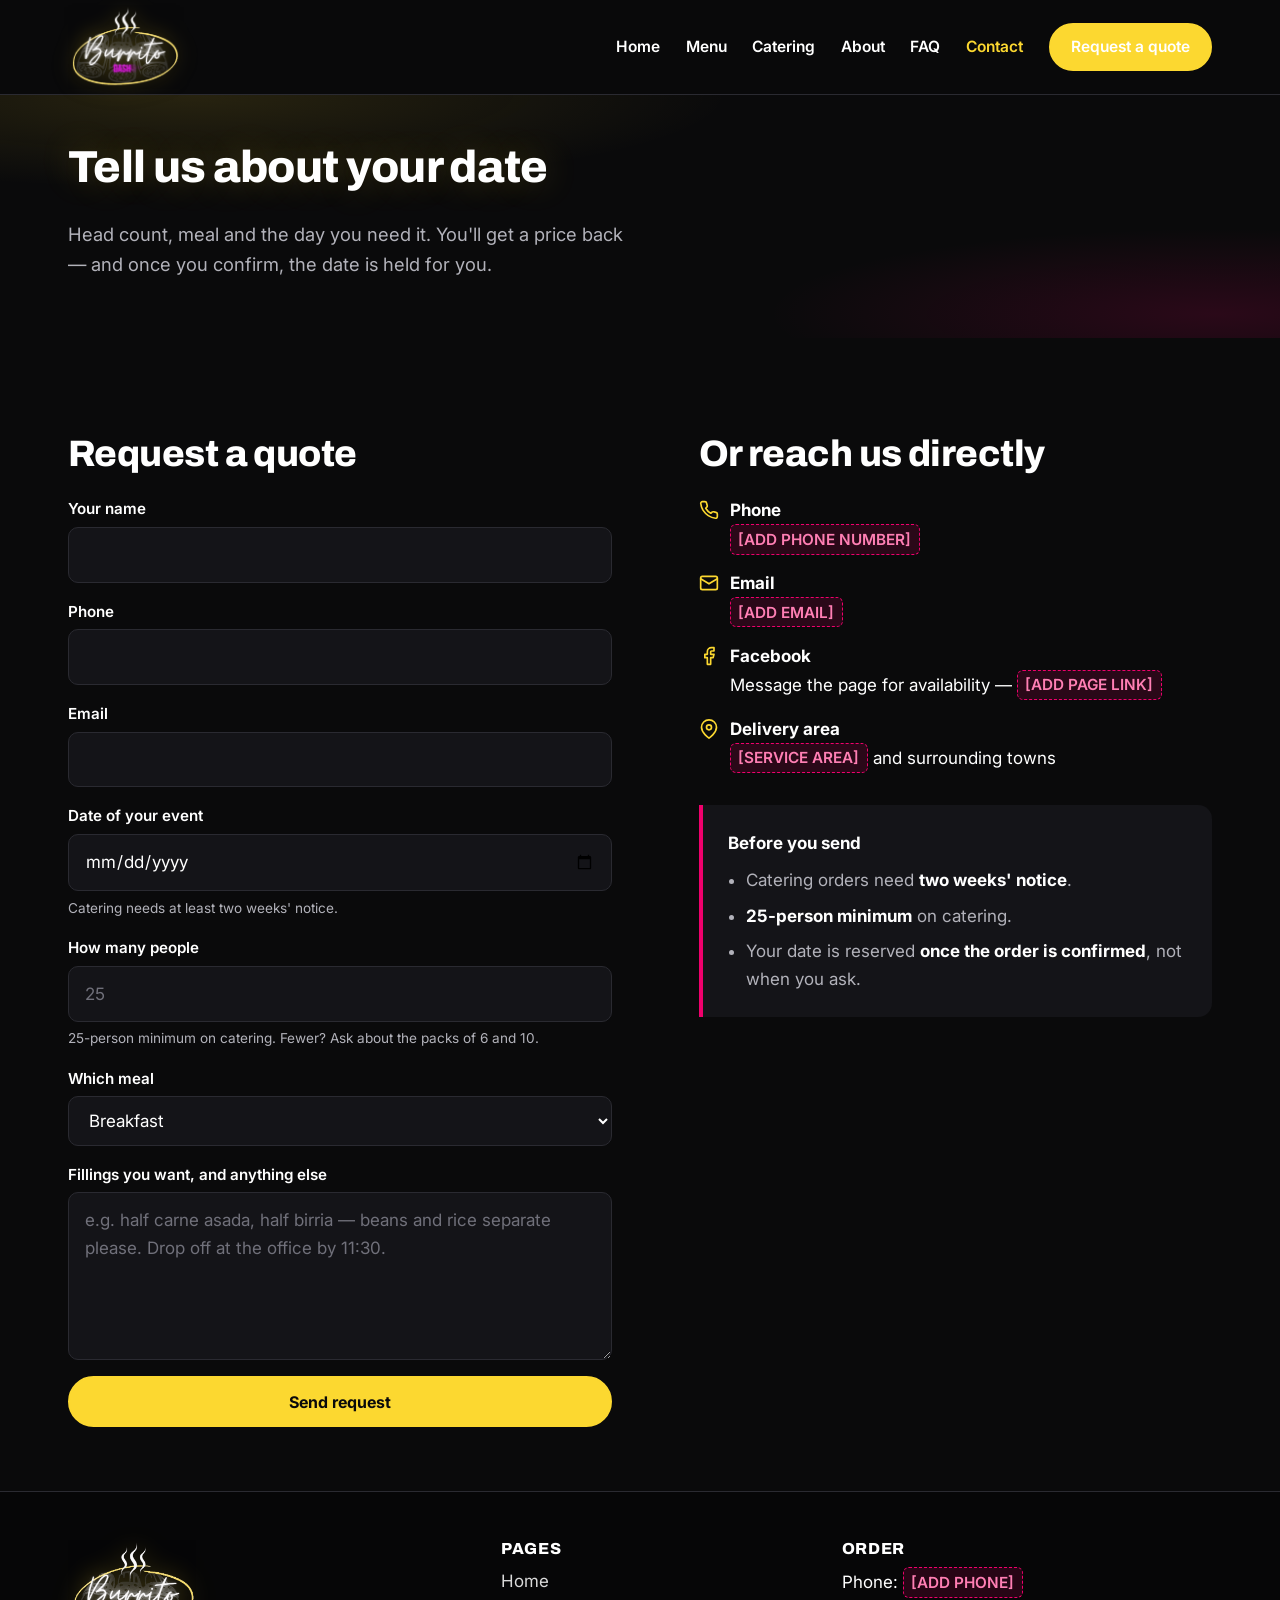
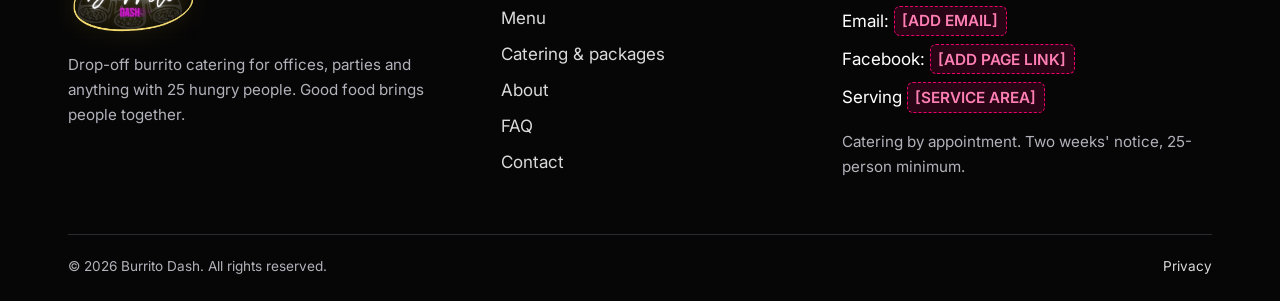
<file: contact.html>
<!DOCTYPE html>
<html lang="en">
<head>
<meta charset="utf-8">
<meta name="viewport" content="width=device-width, initial-scale=1">
<meta name="robots" content="noindex, nofollow"><!-- DEMO ONLY: delete this line when the client approves and you launch for real -->
<title>Request a Catering Quote | Burrito Dash</title>
<meta name="description" content="Tell us your date, head count and fillings and we'll send a catering price. Two weeks' notice, 25-person minimum. Delivery available.">
<link rel="canonical" href="https://REPLACE-DOMAIN.com/contact.html">
<meta property="og:type" content="website">
<meta property="og:title" content="Request a Burrito Dash catering quote">
<meta property="og:description" content="Send the date and the head count. We'll come back with a price and hold the date once you confirm.">
<meta property="og:url" content="https://REPLACE-DOMAIN.com/contact.html">
<meta property="og:image" content="https://REPLACE-DOMAIN.com/images/og-image.jpg">
<meta name="twitter:card" content="summary_large_image">
<link rel="icon" href="favicon.svg" type="image/svg+xml">
<link rel="preconnect" href="https://fonts.googleapis.com">
<link rel="preconnect" href="https://fonts.gstatic.com" crossorigin>
<link href="https://fonts.googleapis.com/css2?family=Archivo:wght@700;800&family=Inter:wght@400;600;700&display=swap" rel="stylesheet">
<link rel="stylesheet" href="css/styles.css">
</head>
<body>

<header class="site-header">
  <div class="container">
    <a class="logo" href="index.html"><img src="images/site/logo.png" width="460" height="345" alt="Burrito Dash"></a>
    <button class="nav-toggle" aria-expanded="false" aria-controls="site-nav" aria-label="Menu">
      <svg width="22" height="22" viewBox="0 0 24 24" fill="none" stroke="currentColor" stroke-width="2" stroke-linecap="round"><path d="M3 6h18M3 12h18M3 18h18"/></svg>
    </button>
    <nav class="site-nav" id="site-nav">
      <ul>
        <li><a href="index.html">Home</a></li>
        <li><a href="menu.html">Menu</a></li>
        <li><a href="catering.html">Catering</a></li>
        <li><a href="about.html">About</a></li>
        <li><a href="faq.html">FAQ</a></li>
        <li><a href="contact.html" aria-current="page">Contact</a></li>
        <li><a class="btn" href="#quote">Request a quote</a></li>
      </ul>
    </nav>
  </div>
</header>

<main>

  <section class="hero hero-compact">
    <div class="container">
      <h1>Tell us about your date</h1>
      <p>Head count, meal and the day you need it. You'll get a price back &mdash; and once you confirm, the date is held for you.</p>
    </div>
  </section>

  <section>
    <div class="container">
      <div class="contact-grid">

        <div id="quote">
          <h2>Request a quote</h2>
          <!--
            STATIC DEFAULT: this form navigates to thank-you.html and does not send mail.
            To make it live, pick one:
              Netlify  — add  data-netlify="true"  to the <form> and change method to "post"
              Formspree — change action to https://formspree.io/f/YOUR_ID  and method to "post"
            docs/DEPLOYMENT.md walks through both.
          -->
          <form action="thank-you.html" method="get">
            <div class="form-field">
              <label for="name">Your name</label>
              <input type="text" id="name" name="name" autocomplete="name" required>
            </div>
            <div class="form-field">
              <label for="phone">Phone</label>
              <input type="tel" id="phone" name="phone" autocomplete="tel" required>
            </div>
            <div class="form-field">
              <label for="email">Email</label>
              <input type="email" id="email" name="email" autocomplete="email">
            </div>
            <div class="form-field">
              <label for="date">Date of your event</label>
              <input type="date" id="date" name="date" required>
              <span class="form-hint">Catering needs at least two weeks' notice.</span>
            </div>
            <div class="form-field">
              <label for="guests">How many people</label>
              <input type="number" id="guests" name="guests" min="1" inputmode="numeric" placeholder="25" required>
              <span class="form-hint">25-person minimum on catering. Fewer? Ask about the packs of 6 and 10.</span>
            </div>
            <div class="form-field">
              <label for="meal">Which meal</label>
              <select id="meal" name="meal">
                <option>Breakfast</option>
                <option>Lunch</option>
                <option>Dinner</option>
                <option>Not sure yet</option>
              </select>
            </div>
            <div class="form-field">
              <label for="message">Fillings you want, and anything else</label>
              <textarea id="message" name="message" rows="5" placeholder="e.g. half carne asada, half birria — beans and rice separate please. Drop off at the office by 11:30."></textarea>
            </div>
            <button class="btn" type="submit">Send request</button>
          </form>
        </div>

        <div class="nap-block">
          <h2>Or reach us directly</h2>

          <div class="nap-row">
            <svg width="20" height="20" viewBox="0 0 24 24" fill="none" stroke="currentColor" stroke-width="2" stroke-linecap="round" stroke-linejoin="round"><path d="M22 16.9v3a2 2 0 0 1-2.2 2 19.8 19.8 0 0 1-8.6-3.1 19.5 19.5 0 0 1-6-6A19.8 19.8 0 0 1 2.1 4.2 2 2 0 0 1 4.1 2h3a2 2 0 0 1 2 1.7c.1.9.4 1.8.7 2.7a2 2 0 0 1-.5 2.1L8.1 9.9a16 16 0 0 0 6 6l1.4-1.2a2 2 0 0 1 2.1-.5c.9.3 1.8.6 2.7.7a2 2 0 0 1 1.7 2z"/></svg>
            <div>
              <strong>Phone</strong><br>
              <span class="todo">[ADD PHONE NUMBER]</span>
            </div>
          </div>

          <div class="nap-row">
            <svg width="20" height="20" viewBox="0 0 24 24" fill="none" stroke="currentColor" stroke-width="2" stroke-linecap="round" stroke-linejoin="round"><rect x="2" y="4" width="20" height="16" rx="2"/><path d="m2 7 10 6 10-6"/></svg>
            <div>
              <strong>Email</strong><br>
              <span class="todo">[ADD EMAIL]</span>
            </div>
          </div>

          <div class="nap-row">
            <svg width="20" height="20" viewBox="0 0 24 24" fill="none" stroke="currentColor" stroke-width="2" stroke-linecap="round" stroke-linejoin="round"><path d="M18 2h-3a5 5 0 0 0-5 5v3H7v4h3v8h4v-8h3l1-4h-4V7a1 1 0 0 1 1-1h3z"/></svg>
            <div>
              <strong>Facebook</strong><br>
              Message the page for availability &mdash; <span class="todo">[ADD PAGE LINK]</span>
            </div>
          </div>

          <div class="nap-row">
            <svg width="20" height="20" viewBox="0 0 24 24" fill="none" stroke="currentColor" stroke-width="2" stroke-linecap="round" stroke-linejoin="round"><path d="M21 10c0 7-9 13-9 13s-9-6-9-13a9 9 0 0 1 18 0z"/><circle cx="12" cy="10" r="3"/></svg>
            <div>
              <strong>Delivery area</strong><br>
              <span class="todo">[SERVICE AREA]</span> and surrounding towns
            </div>
          </div>

          <div class="rules" style="margin-top:2rem">
            <strong>Before you send</strong>
            <ul>
              <li>Catering orders need <strong>two weeks' notice</strong>.</li>
              <li><strong>25-person minimum</strong> on catering.</li>
              <li>Your date is reserved <strong>once the order is confirmed</strong>, not when you ask.</li>
            </ul>
          </div>
        </div>

      </div>
    </div>
  </section>

</main>

<footer class="site-footer">
  <div class="container">
    <div class="footer-grid">
      <div class="footer-logo">
        <img src="images/site/logo.png" width="460" height="345" alt="Burrito Dash" loading="lazy">
        <p>Drop-off burrito catering for offices, parties and anything with 25 hungry people. Good food brings people together.</p>
      </div>
      <div>
        <h3>Pages</h3>
        <ul>
          <li><a href="index.html">Home</a></li>
          <li><a href="menu.html">Menu</a></li>
          <li><a href="catering.html">Catering &amp; packages</a></li>
          <li><a href="about.html">About</a></li>
          <li><a href="faq.html">FAQ</a></li>
          <li><a href="contact.html">Contact</a></li>
        </ul>
      </div>
      <div>
        <h3>Order</h3>
        <ul>
          <li>Phone: <span class="todo">[ADD PHONE]</span></li>
          <li>Email: <span class="todo">[ADD EMAIL]</span></li>
          <li>Facebook: <span class="todo">[ADD PAGE LINK]</span></li>
          <li>Serving <span class="todo">[SERVICE AREA]</span></li>
        </ul>
        <p style="margin-top:1rem">Catering by appointment. Two weeks' notice, 25-person minimum.</p>
      </div>
    </div>
    <div class="footer-legal">
      <span>&copy; <span id="year">2026</span> Burrito Dash. All rights reserved.</span>
      <span><a href="privacy.html">Privacy</a></span>
    </div>
  </div>
</footer>

<script src="js/main.js"></script>
</body>
</html>
</file>
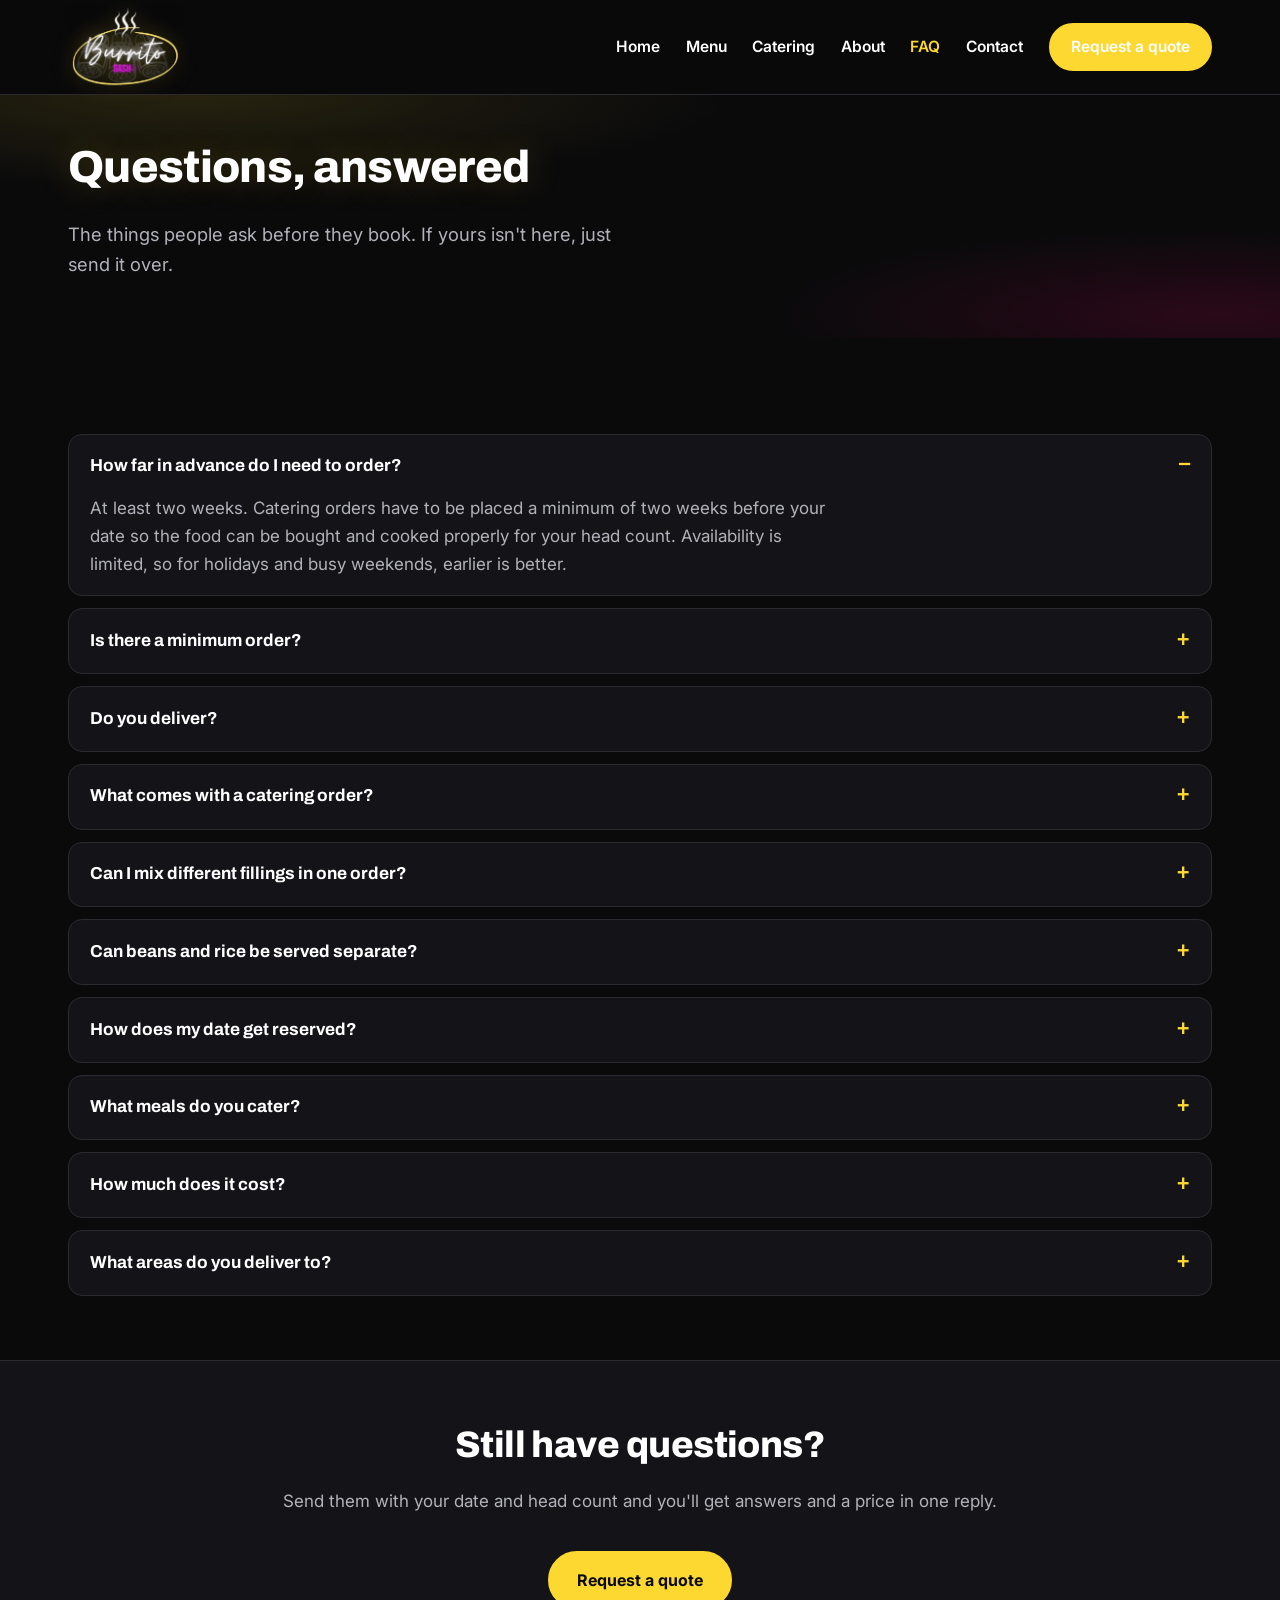
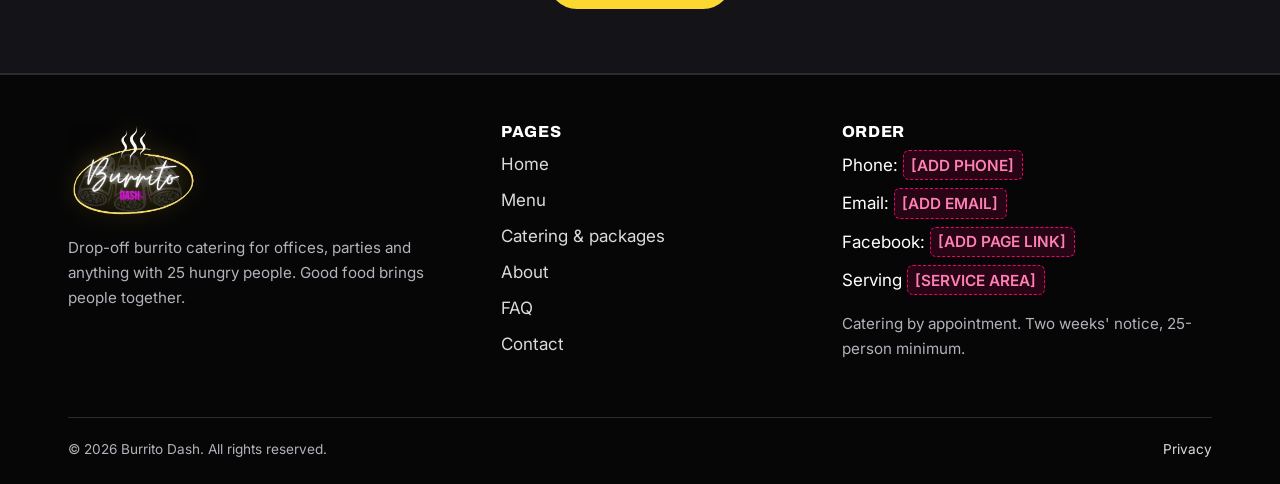
<file: faq.html>
<!DOCTYPE html>
<html lang="en">
<head>
<meta charset="utf-8">
<meta name="viewport" content="width=device-width, initial-scale=1">
<meta name="robots" content="noindex, nofollow"><!-- DEMO ONLY: delete this line when the client approves and you launch for real -->
<title>Catering FAQ — Minimums, Notice &amp; Delivery | Burrito Dash</title>
<meta name="description" content="How far ahead to order, the 25-person minimum, what comes with every order, whether we deliver, and how dates get reserved. Burrito Dash catering questions answered.">
<link rel="canonical" href="https://REPLACE-DOMAIN.com/faq.html">
<meta property="og:type" content="website">
<meta property="og:title" content="Burrito Dash catering FAQ">
<meta property="og:description" content="Minimums, notice, delivery, what's included and how dates are reserved.">
<meta property="og:url" content="https://REPLACE-DOMAIN.com/faq.html">
<meta property="og:image" content="https://REPLACE-DOMAIN.com/images/og-image.jpg">
<meta name="twitter:card" content="summary_large_image">
<link rel="icon" href="favicon.svg" type="image/svg+xml">
<link rel="preconnect" href="https://fonts.googleapis.com">
<link rel="preconnect" href="https://fonts.gstatic.com" crossorigin>
<link href="https://fonts.googleapis.com/css2?family=Archivo:wght@700;800&family=Inter:wght@400;600;700&display=swap" rel="stylesheet">
<link rel="stylesheet" href="css/styles.css">
<script type="application/ld+json">
{
  "@context": "https://schema.org",
  "@type": "FAQPage",
  "mainEntity": [
    { "@type": "Question", "name": "How far in advance do I need to order?",
      "acceptedAnswer": { "@type": "Answer", "text": "Catering orders must be placed at least two weeks in advance. Availability is limited, so earlier is better for busy weekends and holidays." } },
    { "@type": "Question", "name": "Is there a minimum order?",
      "acceptedAnswer": { "@type": "Answer", "text": "Yes, catering starts at 25 people. For smaller gatherings there are packs of 6 and 10 burritos with chips and salsa." } },
    { "@type": "Question", "name": "Do you deliver?",
      "acceptedAnswer": { "@type": "Answer", "text": "Yes. Delivery is available and orders arrive in foil trays and large bags, ready to put on a table." } },
    { "@type": "Question", "name": "What comes with a catering order?",
      "acceptedAnswer": { "@type": "Answer", "text": "Red and green salsa, cilantro, onion and limes, plus plates, napkins and utensils. No separate serveware charge." } },
    { "@type": "Question", "name": "Can I mix different fillings in one order?",
      "acceptedAnswer": { "@type": "Answer", "text": "Yes. You can mix across the menu within a single order. Tell us the split when you send your request." } },
    { "@type": "Question", "name": "Can beans and rice be served separate?",
      "acceptedAnswer": { "@type": "Answer", "text": "Yes. On the big lunch and dinner burritos, beans and rice can be served on the side so people can build their own plates." } },
    { "@type": "Question", "name": "How is my date reserved?",
      "acceptedAnswer": { "@type": "Answer", "text": "A date is reserved once your order is confirmed. Asking about a date does not hold it, and availability is limited." } },
    { "@type": "Question", "name": "What meals do you cater?",
      "acceptedAnswer": { "@type": "Answer", "text": "Breakfast, lunch and dinner. Breakfast runs potatoes chorizo and eggs, eggs and hotlinks, potatoes bacon and eggs, and chicharron. Lunch and dinner are carne asada or birria with beans and rice." } },
    { "@type": "Question", "name": "How much does catering cost?",
      "acceptedAnswer": { "@type": "Answer", "text": "Pricing depends on head count, meal and fillings, so each order is quoted individually. Send your date and guest count for a price." } }
  ]
}
</script>
</head>
<body>

<header class="site-header">
  <div class="container">
    <a class="logo" href="index.html"><img src="images/site/logo.png" width="460" height="345" alt="Burrito Dash"></a>
    <button class="nav-toggle" aria-expanded="false" aria-controls="site-nav" aria-label="Menu">
      <svg width="22" height="22" viewBox="0 0 24 24" fill="none" stroke="currentColor" stroke-width="2" stroke-linecap="round"><path d="M3 6h18M3 12h18M3 18h18"/></svg>
    </button>
    <nav class="site-nav" id="site-nav">
      <ul>
        <li><a href="index.html">Home</a></li>
        <li><a href="menu.html">Menu</a></li>
        <li><a href="catering.html">Catering</a></li>
        <li><a href="about.html">About</a></li>
        <li><a href="faq.html" aria-current="page">FAQ</a></li>
        <li><a href="contact.html">Contact</a></li>
        <li><a class="btn" href="contact.html">Request a quote</a></li>
      </ul>
    </nav>
  </div>
</header>

<main>

  <section class="hero hero-compact">
    <div class="container">
      <h1>Questions, answered</h1>
      <p>The things people ask before they book. If yours isn't here, just send it over.</p>
    </div>
  </section>

  <section>
    <div class="container">
      <div class="faq-list">

        <details open>
          <summary>How far in advance do I need to order?</summary>
          <p>At least two weeks. Catering orders have to be placed a minimum of two weeks before your date so the food can be bought and cooked properly for your head count. Availability is limited, so for holidays and busy weekends, earlier is better.</p>
        </details>

        <details>
          <summary>Is there a minimum order?</summary>
          <p>Yes, catering starts at 25 people. If you're feeding fewer than that, ask about the packs of 6 and 10 burritos, which come with chips and salsa and don't need the two-week lead time.</p>
        </details>

        <details>
          <summary>Do you deliver?</summary>
          <p>Yes. Delivery is available. Orders arrive in foil trays and large bags, with everything packed so it's ready to go straight onto a table.</p>
        </details>

        <details>
          <summary>What comes with a catering order?</summary>
          <p>Red and green salsa, cilantro, onion and limes, plus plates, napkins and utensils. There's no separate charge for serveware &mdash; it's part of the order.</p>
        </details>

        <details>
          <summary>Can I mix different fillings in one order?</summary>
          <p>Yes. You can mix across the menu in a single order. Tell us the split you want when you send your request &mdash; for example half carne asada and half birria &mdash; and we'll build it that way.</p>
        </details>

        <details>
          <summary>Can beans and rice be served separate?</summary>
          <p>Yes. On the big lunch and dinner burritos, beans and rice can be served on the side instead of rolled in, if you'd rather let people build their own plates.</p>
        </details>

        <details>
          <summary>How does my date get reserved?</summary>
          <p>Your date is reserved once the order is confirmed. Asking about a date doesn't hold it, and availability really is limited &mdash; so if your event is fixed, confirming early is how you keep it.</p>
        </details>

        <details>
          <summary>What meals do you cater?</summary>
          <p>Breakfast, lunch and dinner. Breakfast is potatoes chorizo and eggs, eggs and hotlinks, potatoes bacon and eggs, or chicharrón. Lunch and dinner are carne asada or birria, both with beans and rice.</p>
        </details>

        <details>
          <summary>How much does it cost?</summary>
          <p>Pricing depends on your head count, the meal and the fillings, so each order is quoted rather than sold off a fixed list. Send your date and guest count and you'll get a price back.</p>
        </details>

        <details>
          <summary>What areas do you deliver to?</summary>
          <p>We deliver across <span class="todo">[SERVICE AREA]</span> and the surrounding towns. If you're outside that, send your address anyway and we'll tell you straight.</p>
        </details>

      </div>
    </div>
  </section>

  <section class="cta-band">
    <div class="container">
      <h2>Still have questions?</h2>
      <p>Send them with your date and head count and you'll get answers and a price in one reply.</p>
      <a class="btn" href="contact.html">Request a quote</a>
    </div>
  </section>

</main>

<footer class="site-footer">
  <div class="container">
    <div class="footer-grid">
      <div class="footer-logo">
        <img src="images/site/logo.png" width="460" height="345" alt="Burrito Dash" loading="lazy">
        <p>Drop-off burrito catering for offices, parties and anything with 25 hungry people. Good food brings people together.</p>
      </div>
      <div>
        <h3>Pages</h3>
        <ul>
          <li><a href="index.html">Home</a></li>
          <li><a href="menu.html">Menu</a></li>
          <li><a href="catering.html">Catering &amp; packages</a></li>
          <li><a href="about.html">About</a></li>
          <li><a href="faq.html">FAQ</a></li>
          <li><a href="contact.html">Contact</a></li>
        </ul>
      </div>
      <div>
        <h3>Order</h3>
        <ul>
          <li>Phone: <span class="todo">[ADD PHONE]</span></li>
          <li>Email: <span class="todo">[ADD EMAIL]</span></li>
          <li>Facebook: <span class="todo">[ADD PAGE LINK]</span></li>
          <li>Serving <span class="todo">[SERVICE AREA]</span></li>
        </ul>
        <p style="margin-top:1rem">Catering by appointment. Two weeks' notice, 25-person minimum.</p>
      </div>
    </div>
    <div class="footer-legal">
      <span>&copy; <span id="year">2026</span> Burrito Dash. All rights reserved.</span>
      <span><a href="privacy.html">Privacy</a></span>
    </div>
  </div>
</footer>

<script src="js/main.js"></script>
</body>
</html>
</file>
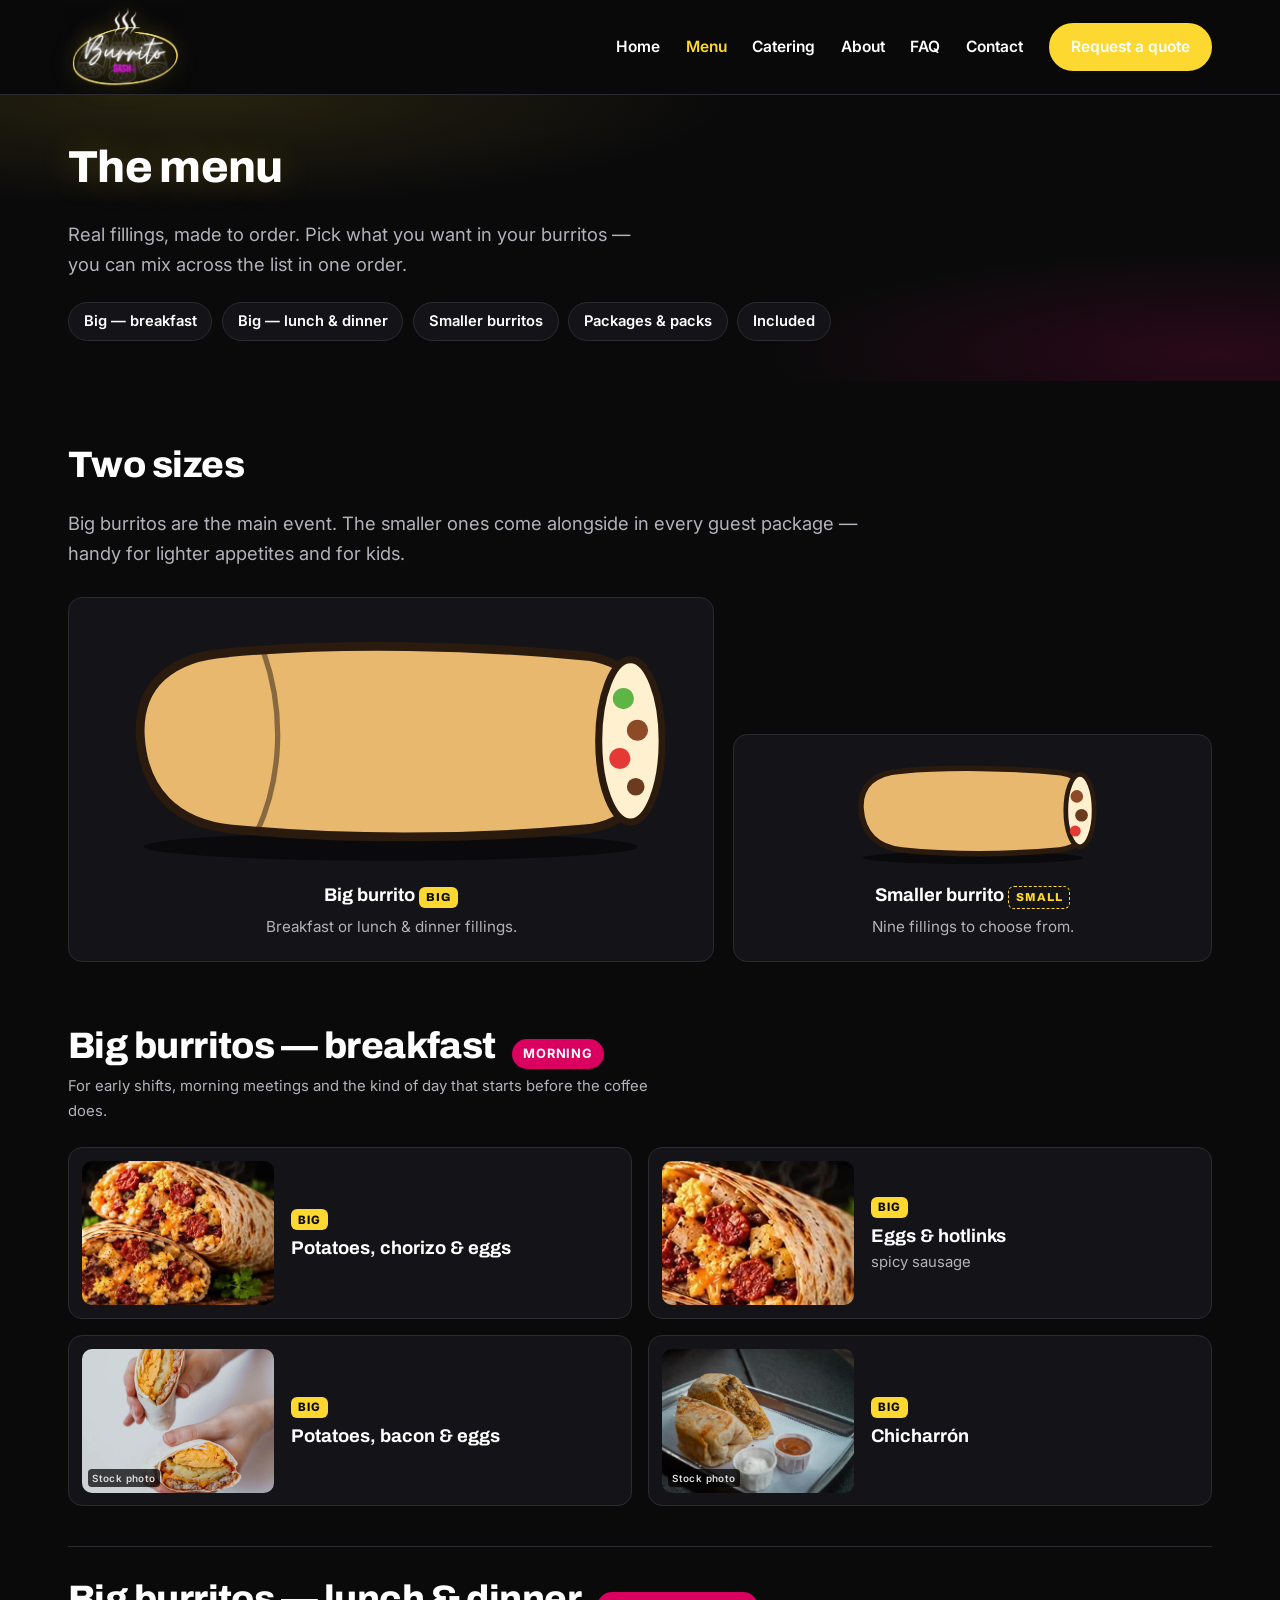
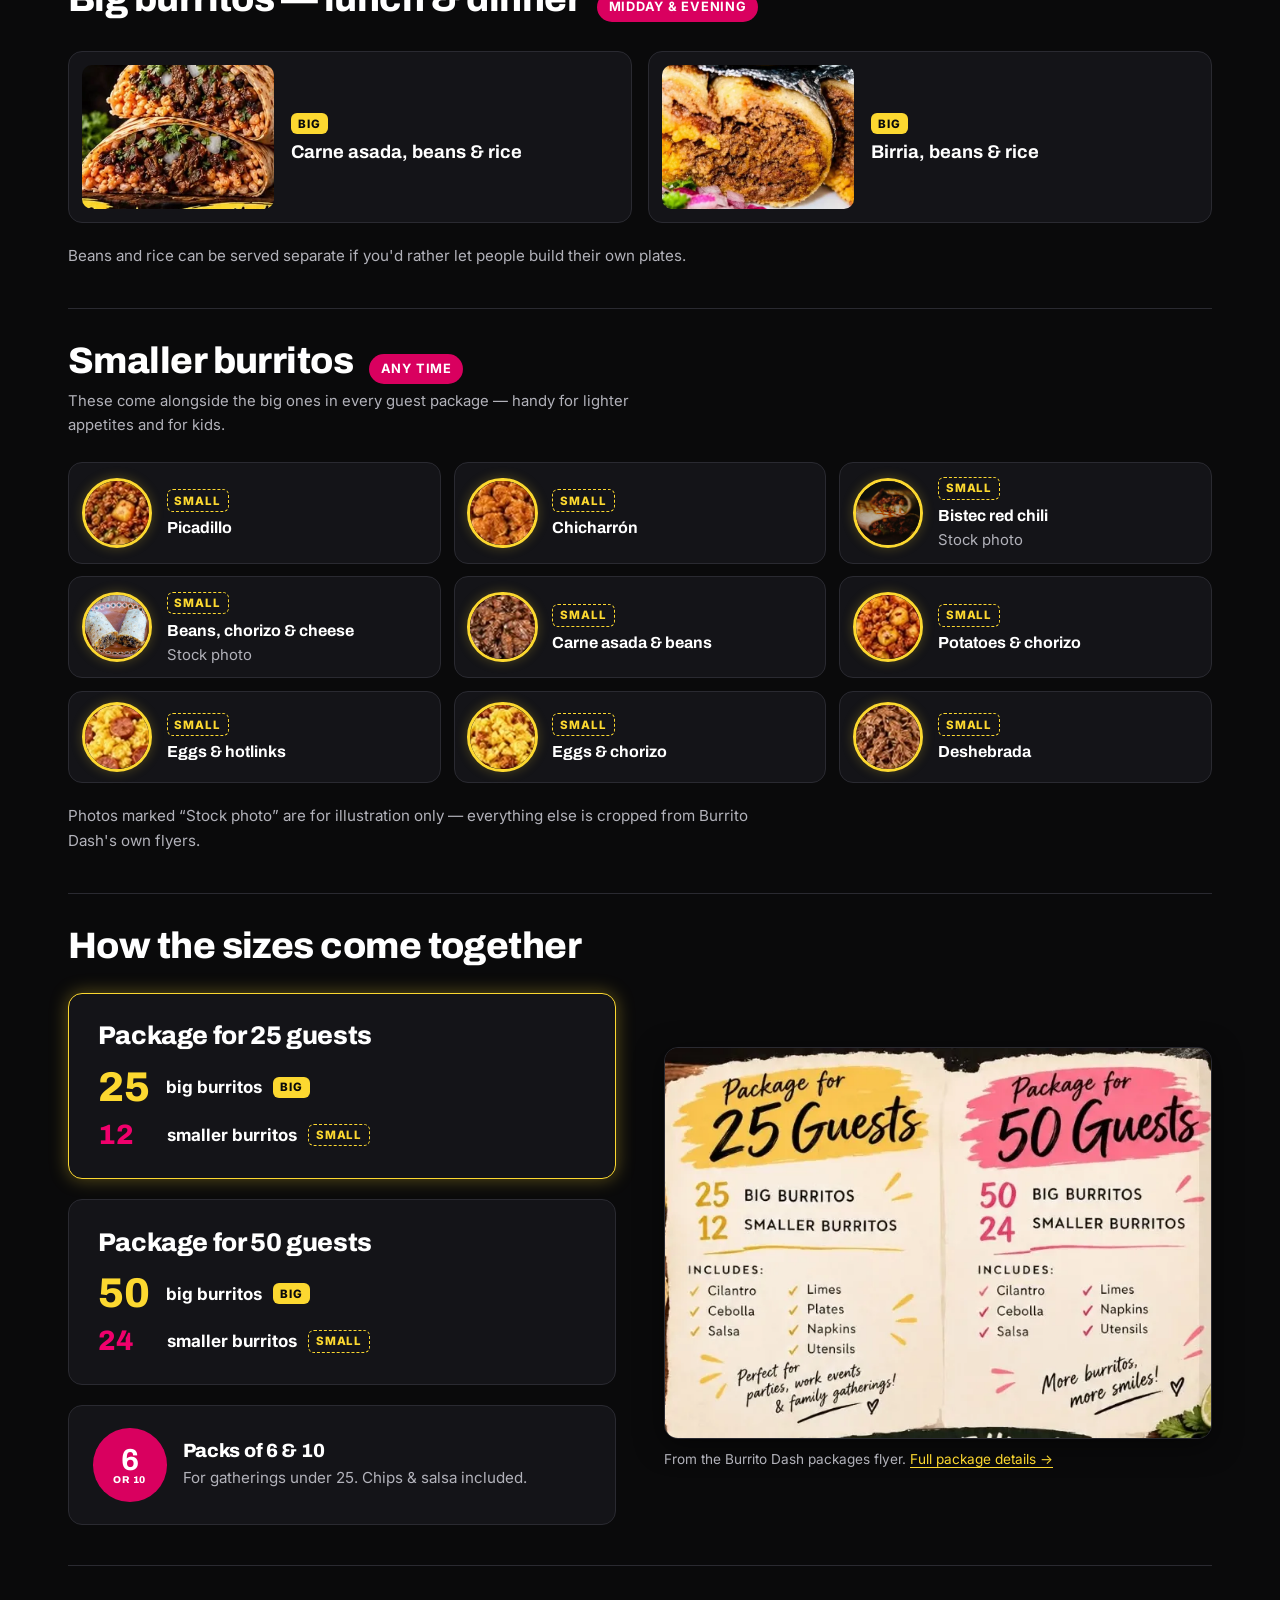
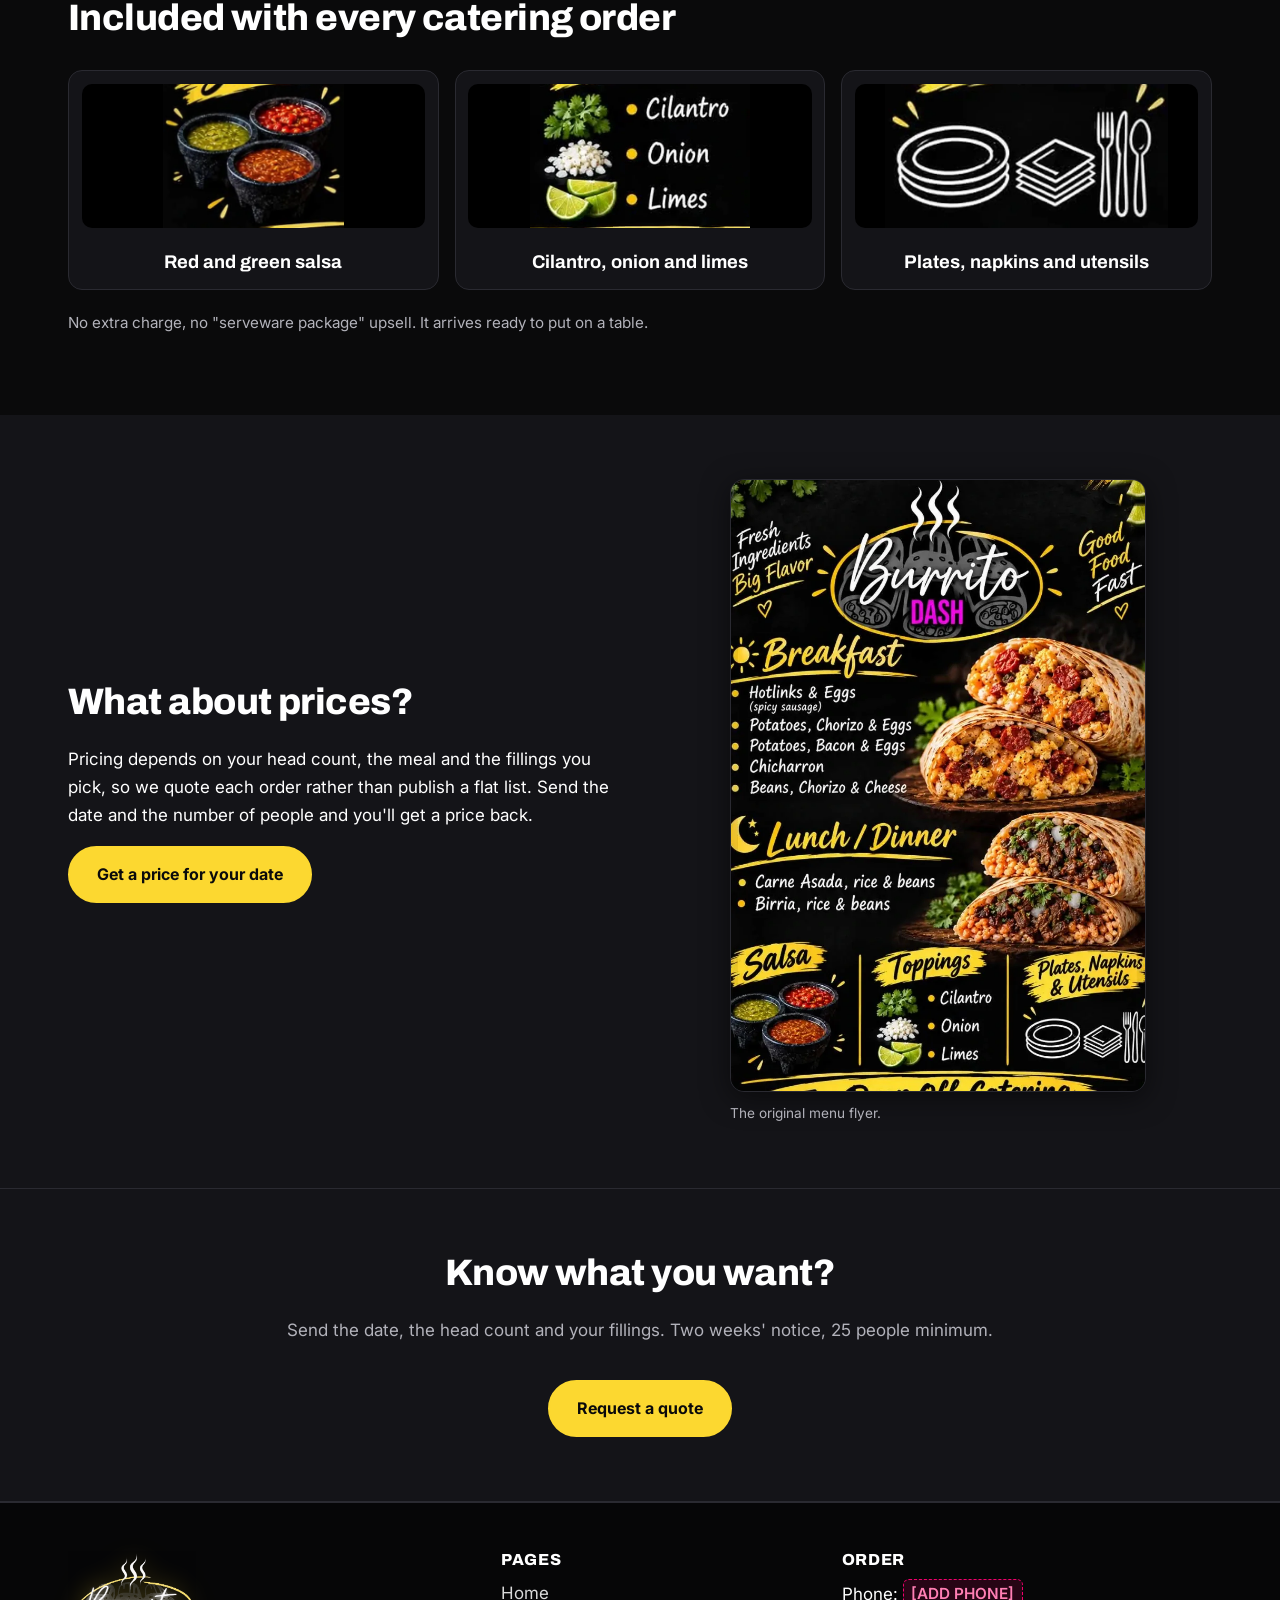
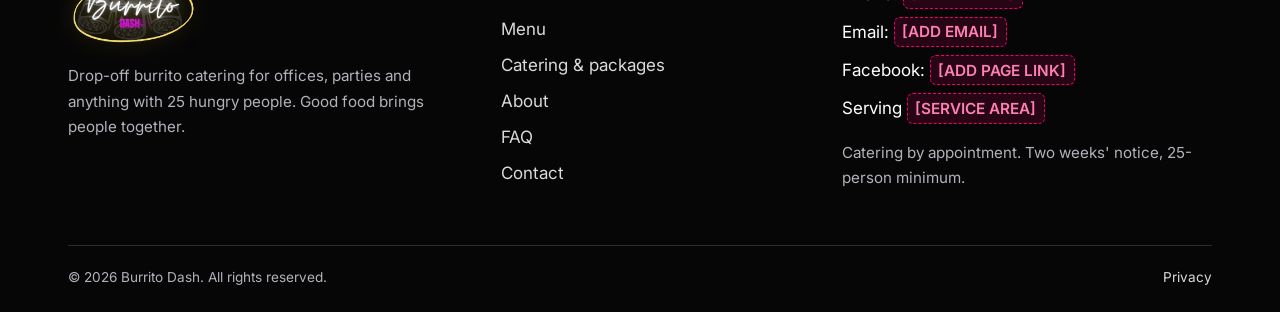
<file: menu.html>
<!DOCTYPE html>
<html lang="en">
<head>
<meta charset="utf-8">
<meta name="viewport" content="width=device-width, initial-scale=1">
<meta name="robots" content="noindex, nofollow"><!-- DEMO ONLY: delete this line when the client approves and you launch for real -->
<title>Menu — Breakfast, Lunch &amp; Dinner Burritos | Burrito Dash</title>
<meta name="description" content="Carne asada, birria, chicharron, picadillo, deshebrada and a full breakfast line-up. Salsa, cilantro, onion and limes included with every catering order.">
<link rel="canonical" href="https://REPLACE-DOMAIN.com/menu.html">
<meta property="og:type" content="website">
<meta property="og:title" content="The Burrito Dash menu">
<meta property="og:description" content="Carne asada, birria, chicharron, picadillo, deshebrada and a full breakfast line-up. Salsa, toppings and serveware included with every catering order.">
<meta property="og:url" content="https://REPLACE-DOMAIN.com/menu.html">
<meta property="og:image" content="https://REPLACE-DOMAIN.com/images/og-image.jpg">
<meta name="twitter:card" content="summary_large_image">
<link rel="icon" href="favicon.svg" type="image/svg+xml">
<link rel="preconnect" href="https://fonts.googleapis.com">
<link rel="preconnect" href="https://fonts.gstatic.com" crossorigin>
<link href="https://fonts.googleapis.com/css2?family=Archivo:wght@700;800&family=Inter:wght@400;600;700&display=swap" rel="stylesheet">
<link rel="stylesheet" href="css/styles.css">
</head>
<body>

<header class="site-header">
  <div class="container">
    <a class="logo" href="index.html"><img src="images/site/logo.png" width="460" height="345" alt="Burrito Dash"></a>
    <button class="nav-toggle" aria-expanded="false" aria-controls="site-nav" aria-label="Menu">
      <svg width="22" height="22" viewBox="0 0 24 24" fill="none" stroke="currentColor" stroke-width="2" stroke-linecap="round"><path d="M3 6h18M3 12h18M3 18h18"/></svg>
    </button>
    <nav class="site-nav" id="site-nav">
      <ul>
        <li><a href="index.html">Home</a></li>
        <li><a href="menu.html" aria-current="page">Menu</a></li>
        <li><a href="catering.html">Catering</a></li>
        <li><a href="about.html">About</a></li>
        <li><a href="faq.html">FAQ</a></li>
        <li><a href="contact.html">Contact</a></li>
        <li><a class="btn" href="contact.html">Request a quote</a></li>
      </ul>
    </nav>
  </div>
</header>

<main>

  <section class="hero hero-compact">
    <div class="container">
      <h1>The menu</h1>
      <p>Real fillings, made to order. Pick what you want in your burritos — you can mix across the list in one order.</p>
      <nav class="jump-links" aria-label="Menu sections">
        <a href="#breakfast">Big &mdash; breakfast</a>
        <a href="#lunch-dinner">Big &mdash; lunch &amp; dinner</a>
        <a href="#small">Smaller burritos</a>
        <a href="#packages">Packages &amp; packs</a>
        <a href="#included">Included</a>
      </nav>
    </div>
  </section>

  <section style="padding-bottom:2rem">
    <div class="container">
      <h2>Two sizes</h2>
      <p class="lede">Big burritos are the main event. The smaller ones come alongside in every guest package &mdash; handy for lighter appetites and for kids.</p>
      <div class="size-compare">
        <figure class="reveal"><svg viewBox="0 0 340 140" role="img" aria-label="Illustration of a big burrito"><ellipse cx="170" cy="128" rx="140" ry="8" fill="#000" opacity=".5"/><path d="M28,66 C26,36 46,20 78,18 C140,12 220,14 282,20 C308,24 322,44 322,68 C322,94 306,116 280,118 C214,124 140,124 80,118 C48,115 30,96 28,66 Z" fill="#E8B86F" stroke="#2B1A0E" stroke-width="5"/><path d="M98,18 C110,52 108,90 94,120" stroke="#2B1A0E" stroke-width="3" opacity=".5" fill="none"/><ellipse cx="306" cy="68" rx="18" ry="46" fill="#FFF1CF" stroke="#2B1A0E" stroke-width="4"/><circle cx="302" cy="44" r="6" fill="#5DB546"/><circle cx="310" cy="62" r="6" fill="#8C4A26"/><circle cx="300" cy="78" r="6" fill="#E53935"/><circle cx="309" cy="94" r="5" fill="#6B3B1F"/></svg><figcaption><strong>Big burrito <span class="size-tag size-big">Big</span></strong>Breakfast or lunch &amp; dinner fillings.</figcaption></figure>
        <figure class="reveal"><svg class="small-svg" viewBox="0 0 340 140" role="img" aria-label="Illustration of a smaller burrito"><ellipse cx="170" cy="128" rx="140" ry="8" fill="#000" opacity=".5"/><path d="M28,66 C26,36 46,20 78,18 C140,12 220,14 282,20 C308,24 322,44 322,68 C322,94 306,116 280,118 C214,124 140,124 80,118 C48,115 30,96 28,66 Z" fill="#E8B86F" stroke="#2B1A0E" stroke-width="7"/><ellipse cx="306" cy="68" rx="18" ry="46" fill="#FFF1CF" stroke="#2B1A0E" stroke-width="6"/><circle cx="302" cy="50" r="8" fill="#8C4A26"/><circle cx="308" cy="74" r="8" fill="#6B3B1F"/><circle cx="300" cy="94" r="7" fill="#E53935"/></svg><figcaption><strong>Smaller burrito <span class="size-tag size-small">Small</span></strong>Nine fillings to choose from.</figcaption></figure>
      </div>
    </div>
  </section>

  <section style="padding-top:2rem">
    <div class="container">

      <div class="menu-block" id="breakfast">
        <div class="menu-head">
          <h2>Big burritos &mdash; breakfast</h2>
          <span class="badge">Morning</span>
        </div>
        <p class="menu-note">For early shifts, morning meetings and the kind of day that starts before the coffee does.</p>
        <ul class="menu-photos big">
          <li class="reveal"><span class="menu-thumb"><picture><source srcset="images/site/item-breakfast-big.webp" type="image/webp"><img src="images/site/item-breakfast-big.jpg" width="794" height="640" loading="lazy" alt="Breakfast burritos cut open, filled with scrambled eggs, potatoes and chorizo — from the Burrito Dash menu flyer."></picture></span><div><span class="size-tag size-big">Big</span><span class="menu-item">Potatoes, chorizo &amp; eggs</span></div></li>
          <li class="reveal"><span class="menu-thumb"><picture><source srcset="images/site/item-hotlinks-big.webp" type="image/webp"><img src="images/site/item-hotlinks-big.jpg" width="921" height="510" loading="lazy" alt="Close-up of a breakfast burrito with eggs and sliced hotlinks — from the Burrito Dash menu flyer."></picture></span><div><span class="size-tag size-big">Big</span><span class="menu-item">Eggs &amp; hotlinks</span><span class="menu-note">spicy sausage</span></div></li>
          <li class="reveal"><span class="menu-thumb"><picture><source srcset="images/stock/breakfast-burrito-eggs-potatoes.webp" type="image/webp"><img src="images/stock/breakfast-burrito-eggs-potatoes.jpg" width="1200" height="1224" loading="lazy" alt="Two halves of a breakfast burrito filled with scrambled eggs and potatoes."></picture><span class="stock-tag">Stock photo</span></span><div><span class="size-tag size-big">Big</span><span class="menu-item">Potatoes, bacon &amp; eggs</span></div></li>
          <li class="reveal"><span class="menu-thumb"><picture><source srcset="images/stock/breakfast-burrito-salsa.webp" type="image/webp"><img src="images/stock/breakfast-burrito-salsa.jpg" width="1200" height="801" loading="lazy" alt="A grilled breakfast burrito cut in half, served with salsa."></picture><span class="stock-tag">Stock photo</span></span><div><span class="size-tag size-big">Big</span><span class="menu-item">Chicharrón</span></div></li>
        </ul>
      </div>

      <div class="menu-block" id="lunch-dinner">
        <div class="menu-head">
          <h2>Big burritos &mdash; lunch &amp; dinner</h2>
          <span class="badge">Midday &amp; evening</span>
        </div>
        <ul class="menu-photos big">
          <li class="reveal"><span class="menu-thumb"><picture><source srcset="images/site/item-carne-asada-big.webp" type="image/webp"><img src="images/site/item-carne-asada-big.jpg" width="772" height="474" loading="lazy" alt="Carne asada burrito cut open with rice and beans — from the Burrito Dash menu flyer."></picture></span><div><span class="size-tag size-big">Big</span><span class="menu-item">Carne asada, beans &amp; rice</span></div></li>
          <li class="reveal"><span class="menu-thumb"><picture><source srcset="images/site/item-birria-big.webp" type="image/webp"><img src="images/site/item-birria-big.jpg" width="550" height="440" loading="lazy" alt="A Burrito Dash burrito cut open, packed with slow-cooked shredded meat and rice."></picture></span><div><span class="size-tag size-big">Big</span><span class="menu-item">Birria, beans &amp; rice</span></div></li>
        </ul>
        <p class="menu-foot">Beans and rice can be served separate if you'd rather let people build their own plates.</p>
      </div>

      <div class="menu-block" id="small">
        <div class="menu-head">
          <h2>Smaller burritos</h2>
          <span class="badge">Any time</span>
        </div>
        <p class="menu-note">These come alongside the big ones in every guest package &mdash; handy for lighter appetites and for kids.</p>
        <ul class="menu-photos small">
          <li class="reveal"><span class="menu-thumb"><picture><source srcset="images/site/small-picadillo.webp" type="image/webp"><img src="images/site/small-picadillo.jpg" width="216" height="216" loading="lazy" alt="Picadillo filling — from the Burrito Dash catering flyer."></picture></span><div><span class="size-tag size-small">Small</span><span class="menu-item">Picadillo</span></div></li>
          <li class="reveal"><span class="menu-thumb"><picture><source srcset="images/site/small-chicharron.webp" type="image/webp"><img src="images/site/small-chicharron.jpg" width="216" height="216" loading="lazy" alt="Chicharrón filling — from the Burrito Dash catering flyer."></picture></span><div><span class="size-tag size-small">Small</span><span class="menu-item">Chicharrón</span></div></li>
          <li class="reveal"><span class="menu-thumb"><picture><source srcset="images/stock/grilled-beef-burrito.webp" type="image/webp"><img src="images/stock/grilled-beef-burrito.jpg" width="1200" height="1080" loading="lazy" alt="A grilled burrito filled with red-sauced beef."></picture><span class="stock-tag">Stock photo</span></span><div><span class="size-tag size-small">Small</span><span class="menu-item">Bistec red chili</span><span class="menu-note">Stock photo</span></div></li>
          <li class="reveal"><span class="menu-thumb"><picture><source srcset="images/stock/bean-burrito-halves.webp" type="image/webp"><img src="images/stock/bean-burrito-halves.jpg" width="1200" height="800" loading="lazy" alt="A burrito cut in half showing beans and filling."></picture><span class="stock-tag">Stock photo</span></span><div><span class="size-tag size-small">Small</span><span class="menu-item">Beans, chorizo &amp; cheese</span><span class="menu-note">Stock photo</span></div></li>
          <li class="reveal"><span class="menu-thumb"><picture><source srcset="images/site/small-carne-asada-beans.webp" type="image/webp"><img src="images/site/small-carne-asada-beans.jpg" width="216" height="216" loading="lazy" alt="Carne asada and beans filling — from the Burrito Dash catering flyer."></picture></span><div><span class="size-tag size-small">Small</span><span class="menu-item">Carne asada &amp; beans</span></div></li>
          <li class="reveal"><span class="menu-thumb"><picture><source srcset="images/site/small-potatoes-chorizo.webp" type="image/webp"><img src="images/site/small-potatoes-chorizo.jpg" width="216" height="216" loading="lazy" alt="Potatoes and chorizo filling — from the Burrito Dash catering flyer."></picture></span><div><span class="size-tag size-small">Small</span><span class="menu-item">Potatoes &amp; chorizo</span></div></li>
          <li class="reveal"><span class="menu-thumb"><picture><source srcset="images/site/small-eggs-hotlinks.webp" type="image/webp"><img src="images/site/small-eggs-hotlinks.jpg" width="216" height="216" loading="lazy" alt="Eggs and hotlinks filling — from the Burrito Dash catering flyer."></picture></span><div><span class="size-tag size-small">Small</span><span class="menu-item">Eggs &amp; hotlinks</span></div></li>
          <li class="reveal"><span class="menu-thumb"><picture><source srcset="images/site/small-eggs-chorizo.webp" type="image/webp"><img src="images/site/small-eggs-chorizo.jpg" width="216" height="216" loading="lazy" alt="Eggs and chorizo filling — from the Burrito Dash catering flyer."></picture></span><div><span class="size-tag size-small">Small</span><span class="menu-item">Eggs &amp; chorizo</span></div></li>
          <li class="reveal"><span class="menu-thumb"><picture><source srcset="images/site/small-deshebrada.webp" type="image/webp"><img src="images/site/small-deshebrada.jpg" width="216" height="216" loading="lazy" alt="Deshebrada filling — from the Burrito Dash catering flyer."></picture></span><div><span class="size-tag size-small">Small</span><span class="menu-item">Deshebrada</span></div></li>
        </ul>
        <p class="menu-foot">Photos marked &ldquo;Stock photo&rdquo; are for illustration only &mdash; everything else is cropped from Burrito Dash's own flyers.</p>
      </div>

      <div class="menu-block" id="packages">
        <div class="menu-head">
          <h2>How the sizes come together</h2>
        </div>
        <div class="split" style="margin-top:1.2rem">
          <div class="pkg-grid pkg-stack" style="margin-top:0">
            <article class="pkg pkg-featured reveal">
              <h3>Package for 25 guests</h3>
              <div class="pkg-split">
                <div><span class="num">25</span><span class="lbl">big burritos</span> <span class="size-tag size-big">Big</span></div>
                <div><span class="num small-num">12</span><span class="lbl">smaller burritos</span> <span class="size-tag size-small">Small</span></div>
              </div>
            </article>
            <article class="pkg reveal">
              <h3>Package for 50 guests</h3>
              <div class="pkg-split">
                <div><span class="num">50</span><span class="lbl">big burritos</span> <span class="size-tag size-big">Big</span></div>
                <div><span class="num small-num">24</span><span class="lbl">smaller burritos</span> <span class="size-tag size-small">Small</span></div>
              </div>
            </article>
            <div class="pack reveal" style="background:var(--color-surface-alt)"><span class="pack-num"><strong>6</strong><span>or 10</span></span><div><h3>Packs of 6 &amp; 10</h3><p>For gatherings under 25. Chips &amp; salsa included.</p></div></div>
          </div>
          <figure class="reveal" style="margin:0">
            <picture><source srcset="images/site/packages-25-50.webp" type="image/webp"><img class="photo-frame" src="images/site/packages-25-50.jpg" width="694" height="495" loading="lazy" alt="Package flyer: 25 guests gets 25 big and 12 smaller burritos; 50 guests gets 50 big and 24 smaller burritos, with cilantro, cebolla, salsa, limes, plates, napkins and utensils."></picture>
            <figcaption class="photo-caption">From the Burrito Dash packages flyer. <a href="catering.html">Full package details &rarr;</a></figcaption>
          </figure>
        </div>
      </div>

      <div class="menu-block" id="included">
        <div class="menu-head">
          <h2>Included with every catering order</h2>
        </div>
        <ul class="menu-photos extras">
          <li class="reveal"><span class="menu-thumb"><picture><source srcset="images/site/item-salsa.webp" type="image/webp"><img src="images/site/item-salsa.jpg" width="756" height="600" loading="lazy" alt="Bowls of red and green salsa — from the Burrito Dash menu flyer."></picture></span><div><span class="menu-item">Red and green salsa</span></div></li>
          <li class="reveal"><span class="menu-thumb"><picture><source srcset="images/site/item-toppings.webp" type="image/webp"><img src="images/site/item-toppings.jpg" width="780" height="510" loading="lazy" alt="Cilantro, onion and limes — from the Burrito Dash menu flyer."></picture></span><div><span class="menu-item">Cilantro, onion and limes</span></div></li>
          <li class="reveal"><span class="menu-thumb"><picture><source srcset="images/site/item-plates.webp" type="image/webp"><img src="images/site/item-plates.jpg" width="786" height="399" loading="lazy" alt="Plates, napkins and utensils icons — from the Burrito Dash menu flyer."></picture></span><div><span class="menu-item">Plates, napkins and utensils</span></div></li>
        </ul>
        <p class="menu-foot">No extra charge, no "serveware package" upsell. It arrives ready to put on a table.</p>
      </div>

    </div>
  </section>

  <section class="section-alt">
    <div class="container split">
      <div>
        <h2>What about prices?</h2>
        <p>Pricing depends on your head count, the meal and the fillings you pick, so we quote each order rather than publish a flat list. Send the date and the number of people and you'll get a price back.</p>
        <!--
          BUILD NOTE: the client supplied no prices in any material. Nothing was invented.
          If they want prices published, drop them next to each item in the lists above —
          docs/README.md shows exactly how. This is the single highest-value content addition.
        -->
        <p><a class="btn" href="contact.html">Get a price for your date</a></p>
      </div>
      <figure class="reveal" style="margin:0;max-width:26rem;justify-self:center">
        <picture><source srcset="images/site/flyer-menu.webp" type="image/webp"><img class="photo-frame" src="images/site/flyer-menu.jpg" width="786" height="1161" loading="lazy" alt="The Burrito Dash menu flyer: breakfast and lunch/dinner burritos, with salsa, toppings, plates, napkins and utensils."></picture>
        <figcaption class="photo-caption">The original menu flyer.</figcaption>
      </figure>
    </div>
  </section>

  <section class="cta-band">
    <div class="container">
      <h2>Know what you want?</h2>
      <p>Send the date, the head count and your fillings. Two weeks' notice, 25 people minimum.</p>
      <a class="btn" href="contact.html">Request a quote</a>
    </div>
  </section>

</main>

<footer class="site-footer">
  <div class="container">
    <div class="footer-grid">
      <div class="footer-logo">
        <img src="images/site/logo.png" width="460" height="345" alt="Burrito Dash" loading="lazy">
        <p>Drop-off burrito catering for offices, parties and anything with 25 hungry people. Good food brings people together.</p>
      </div>
      <div>
        <h3>Pages</h3>
        <ul>
          <li><a href="index.html">Home</a></li>
          <li><a href="menu.html">Menu</a></li>
          <li><a href="catering.html">Catering &amp; packages</a></li>
          <li><a href="about.html">About</a></li>
          <li><a href="faq.html">FAQ</a></li>
          <li><a href="contact.html">Contact</a></li>
        </ul>
      </div>
      <div>
        <h3>Order</h3>
        <ul>
          <li>Phone: <span class="todo">[ADD PHONE]</span></li>
          <li>Email: <span class="todo">[ADD EMAIL]</span></li>
          <li>Facebook: <span class="todo">[ADD PAGE LINK]</span></li>
          <li>Serving <span class="todo">[SERVICE AREA]</span></li>
        </ul>
        <p style="margin-top:1rem">Catering by appointment. Two weeks' notice, 25-person minimum.</p>
      </div>
    </div>
    <div class="footer-legal">
      <span>&copy; <span id="year">2026</span> Burrito Dash. All rights reserved.</span>
      <span><a href="privacy.html">Privacy</a></span>
    </div>
  </div>
</footer>

<script src="js/main.js"></script>
</body>
</html>
</file>
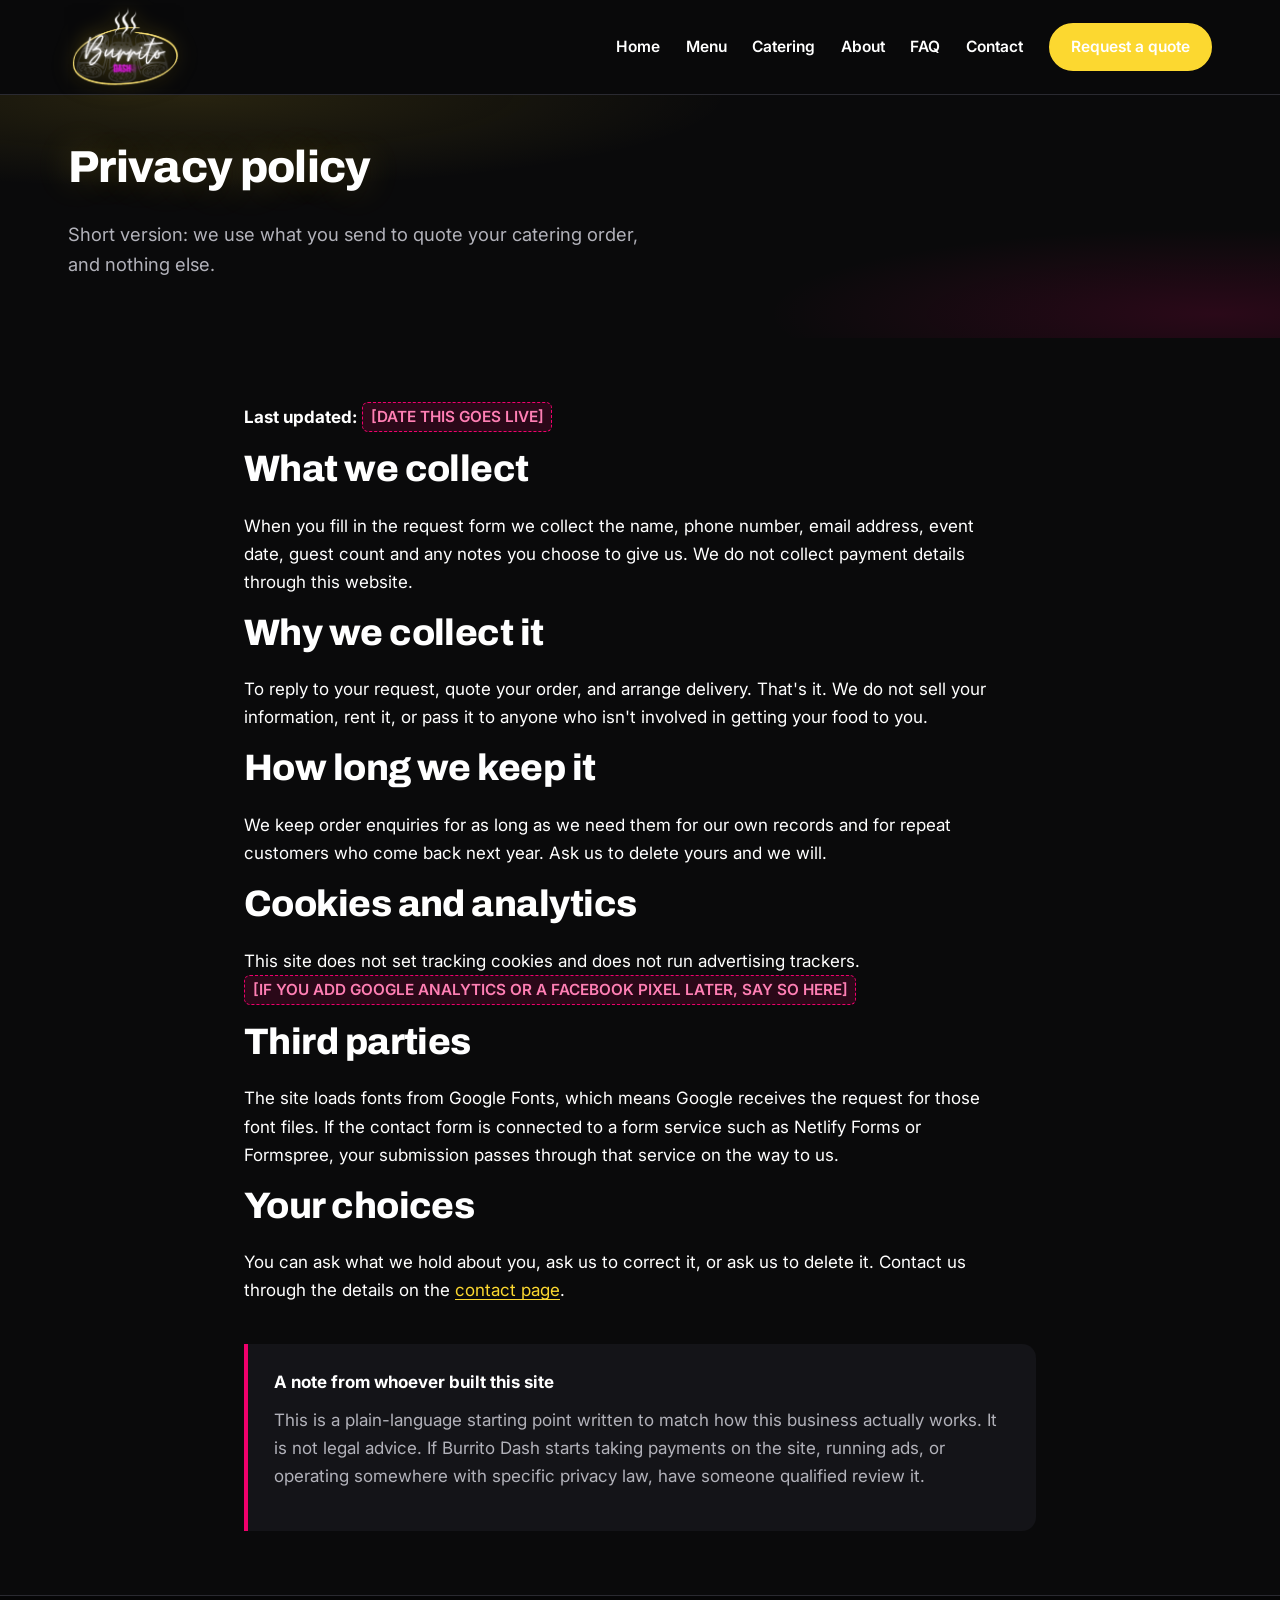
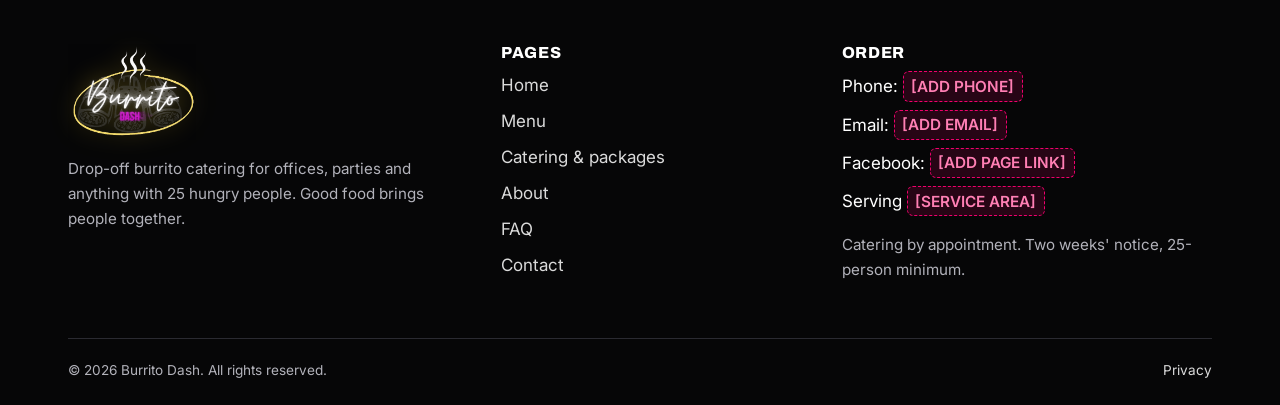
<file: privacy.html>
<!DOCTYPE html>
<html lang="en">
<head>
<meta charset="utf-8">
<meta name="viewport" content="width=device-width, initial-scale=1">
<meta name="robots" content="noindex, nofollow"><!-- DEMO ONLY: delete this line when the client approves and you launch for real -->
<title>Privacy Policy | Burrito Dash</title>
<meta name="description" content="How Burrito Dash handles the details you send through the catering request form: what we collect, why, how long we keep it and how to have it deleted.">
<link rel="canonical" href="https://REPLACE-DOMAIN.com/privacy.html">
<link rel="icon" href="favicon.svg" type="image/svg+xml">
<link rel="preconnect" href="https://fonts.googleapis.com">
<link rel="preconnect" href="https://fonts.gstatic.com" crossorigin>
<link href="https://fonts.googleapis.com/css2?family=Archivo:wght@700;800&family=Inter:wght@400;600;700&display=swap" rel="stylesheet">
<link rel="stylesheet" href="css/styles.css">
</head>
<body>

<header class="site-header">
  <div class="container">
    <a class="logo" href="index.html"><img src="images/site/logo.png" width="460" height="345" alt="Burrito Dash"></a>
    <button class="nav-toggle" aria-expanded="false" aria-controls="site-nav" aria-label="Menu">
      <svg width="22" height="22" viewBox="0 0 24 24" fill="none" stroke="currentColor" stroke-width="2" stroke-linecap="round"><path d="M3 6h18M3 12h18M3 18h18"/></svg>
    </button>
    <nav class="site-nav" id="site-nav">
      <ul>
        <li><a href="index.html">Home</a></li>
        <li><a href="menu.html">Menu</a></li>
        <li><a href="catering.html">Catering</a></li>
        <li><a href="about.html">About</a></li>
        <li><a href="faq.html">FAQ</a></li>
        <li><a href="contact.html">Contact</a></li>
        <li><a class="btn" href="contact.html">Request a quote</a></li>
      </ul>
    </nav>
  </div>
</header>

<main>
  <section class="hero hero-compact">
    <div class="container">
      <h1>Privacy policy</h1>
      <p>Short version: we use what you send to quote your catering order, and nothing else.</p>
    </div>
  </section>

  <section>
    <div class="container" style="max-width:52rem">
      <p><strong>Last updated:</strong> <span class="todo">[DATE THIS GOES LIVE]</span></p>

      <h2>What we collect</h2>
      <p>When you fill in the request form we collect the name, phone number, email address, event date, guest count and any notes you choose to give us. We do not collect payment details through this website.</p>

      <h2>Why we collect it</h2>
      <p>To reply to your request, quote your order, and arrange delivery. That's it. We do not sell your information, rent it, or pass it to anyone who isn't involved in getting your food to you.</p>

      <h2>How long we keep it</h2>
      <p>We keep order enquiries for as long as we need them for our own records and for repeat customers who come back next year. Ask us to delete yours and we will.</p>

      <h2>Cookies and analytics</h2>
      <p>This site does not set tracking cookies and does not run advertising trackers. <span class="todo">[IF YOU ADD GOOGLE ANALYTICS OR A FACEBOOK PIXEL LATER, SAY SO HERE]</span></p>

      <h2>Third parties</h2>
      <p>The site loads fonts from Google Fonts, which means Google receives the request for those font files. If the contact form is connected to a form service such as Netlify Forms or Formspree, your submission passes through that service on the way to us.</p>

      <h2>Your choices</h2>
      <p>You can ask what we hold about you, ask us to correct it, or ask us to delete it. Contact us through the details on the <a href="contact.html">contact page</a>.</p>

      <div class="rules" style="margin-top:2.5rem">
        <strong>A note from whoever built this site</strong>
        <p style="margin-top:.6rem;color:var(--color-ink-soft)">This is a plain-language starting point written to match how this business actually works. It is not legal advice. If Burrito Dash starts taking payments on the site, running ads, or operating somewhere with specific privacy law, have someone qualified review it.</p>
      </div>
    </div>
  </section>
</main>

<footer class="site-footer">
  <div class="container">
    <div class="footer-grid">
      <div class="footer-logo">
        <img src="images/site/logo.png" width="460" height="345" alt="Burrito Dash" loading="lazy">
        <p>Drop-off burrito catering for offices, parties and anything with 25 hungry people. Good food brings people together.</p>
      </div>
      <div>
        <h3>Pages</h3>
        <ul>
          <li><a href="index.html">Home</a></li>
          <li><a href="menu.html">Menu</a></li>
          <li><a href="catering.html">Catering &amp; packages</a></li>
          <li><a href="about.html">About</a></li>
          <li><a href="faq.html">FAQ</a></li>
          <li><a href="contact.html">Contact</a></li>
        </ul>
      </div>
      <div>
        <h3>Order</h3>
        <ul>
          <li>Phone: <span class="todo">[ADD PHONE]</span></li>
          <li>Email: <span class="todo">[ADD EMAIL]</span></li>
          <li>Facebook: <span class="todo">[ADD PAGE LINK]</span></li>
          <li>Serving <span class="todo">[SERVICE AREA]</span></li>
        </ul>
        <p style="margin-top:1rem">Catering by appointment. Two weeks' notice, 25-person minimum.</p>
      </div>
    </div>
    <div class="footer-legal">
      <span>&copy; <span id="year">2026</span> Burrito Dash. All rights reserved.</span>
      <span><a href="privacy.html">Privacy</a></span>
    </div>
  </div>
</footer>

<script src="js/main.js"></script>
</body>
</html>
</file>
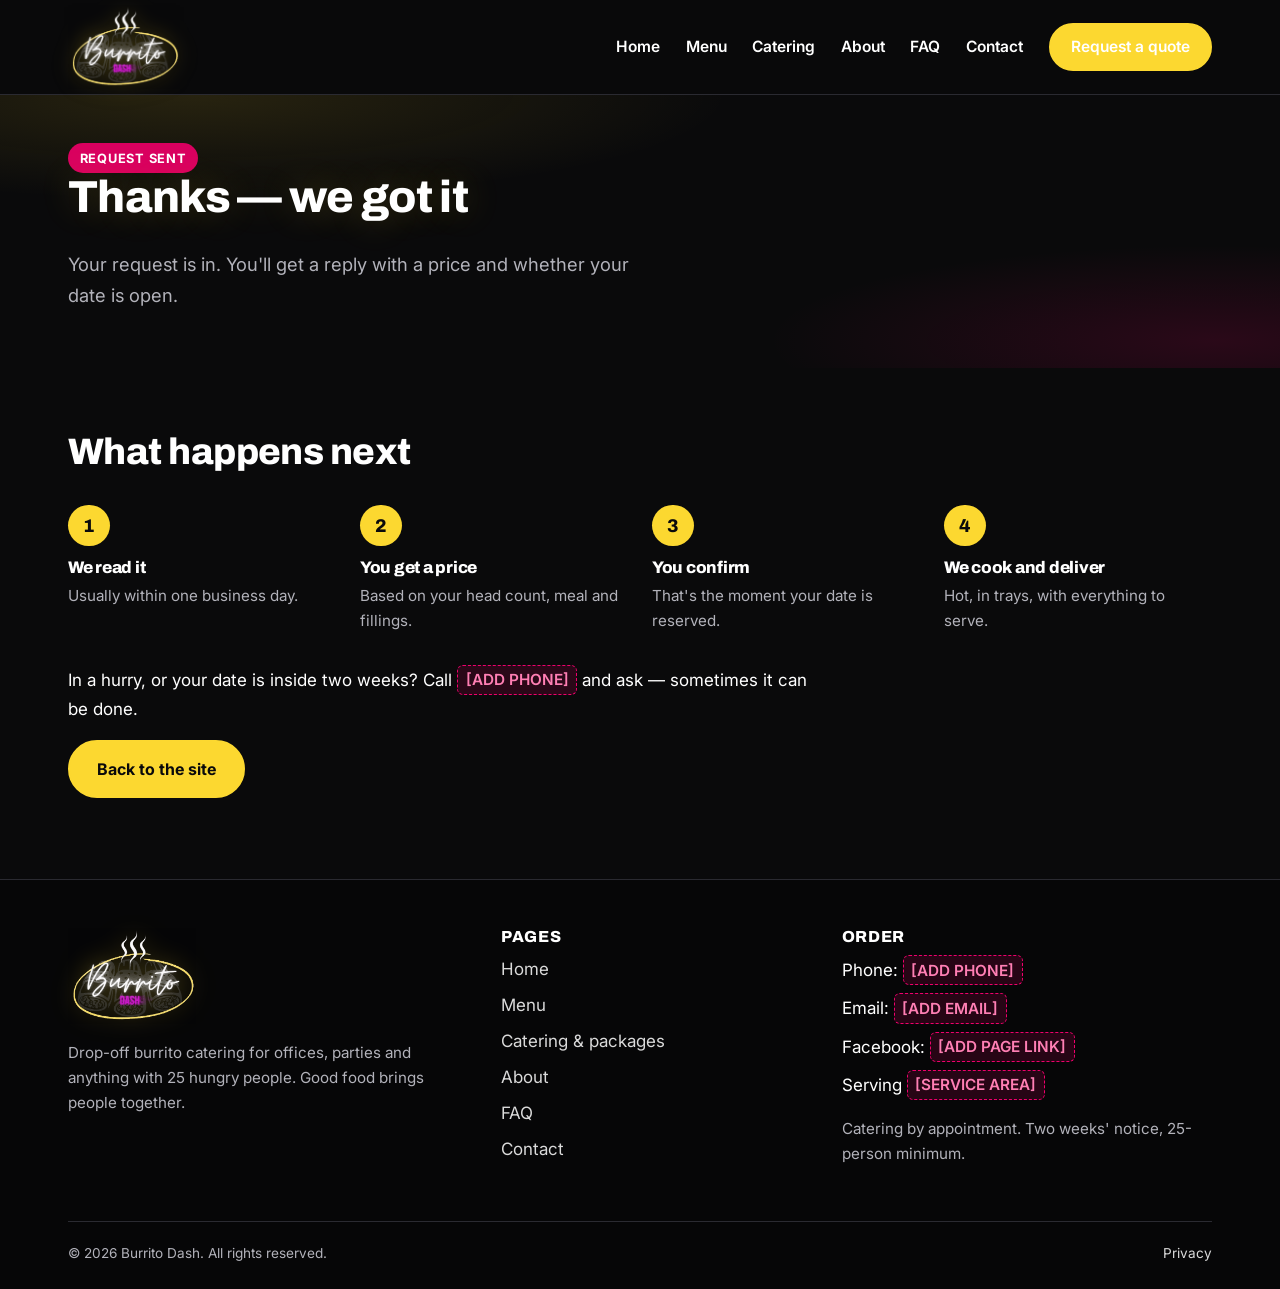
<file: thank-you.html>
<!DOCTYPE html>
<html lang="en">
<head>
<meta charset="utf-8">
<meta name="viewport" content="width=device-width, initial-scale=1">
<title>Thanks — we got your request | Burrito Dash</title>
<meta name="description" content="Your catering request reached Burrito Dash. We'll reply with a price and availability.">
<meta name="robots" content="noindex">
<link rel="icon" href="favicon.svg" type="image/svg+xml">
<link rel="preconnect" href="https://fonts.googleapis.com">
<link rel="preconnect" href="https://fonts.gstatic.com" crossorigin>
<link href="https://fonts.googleapis.com/css2?family=Archivo:wght@700;800&family=Inter:wght@400;600;700&display=swap" rel="stylesheet">
<link rel="stylesheet" href="css/styles.css">
</head>
<body>

<header class="site-header">
  <div class="container">
    <a class="logo" href="index.html"><img src="images/site/logo.png" width="460" height="345" alt="Burrito Dash"></a>
    <button class="nav-toggle" aria-expanded="false" aria-controls="site-nav" aria-label="Menu">
      <svg width="22" height="22" viewBox="0 0 24 24" fill="none" stroke="currentColor" stroke-width="2" stroke-linecap="round"><path d="M3 6h18M3 12h18M3 18h18"/></svg>
    </button>
    <nav class="site-nav" id="site-nav">
      <ul>
        <li><a href="index.html">Home</a></li>
        <li><a href="menu.html">Menu</a></li>
        <li><a href="catering.html">Catering</a></li>
        <li><a href="about.html">About</a></li>
        <li><a href="faq.html">FAQ</a></li>
        <li><a href="contact.html">Contact</a></li>
        <li><a class="btn" href="contact.html">Request a quote</a></li>
      </ul>
    </nav>
  </div>
</header>

<main>
  <section class="hero hero-compact">
    <div class="container">
      <span class="badge">Request sent</span>
      <h1>Thanks &mdash; we got it</h1>
      <p>Your request is in. You'll get a reply with a price and whether your date is open.</p>
    </div>
  </section>

  <section>
    <div class="container">
      <h2>What happens next</h2>
      <ol class="steps">
        <li><h3>We read it</h3><p>Usually within one business day.</p></li>
        <li><h3>You get a price</h3><p>Based on your head count, meal and fillings.</p></li>
        <li><h3>You confirm</h3><p>That's the moment your date is reserved.</p></li>
        <li><h3>We cook and deliver</h3><p>Hot, in trays, with everything to serve.</p></li>
      </ol>
      <p style="margin-top:2rem">In a hurry, or your date is inside two weeks? Call <span class="todo">[ADD PHONE]</span> and ask &mdash; sometimes it can be done.</p>
      <p><a class="btn" href="index.html">Back to the site</a></p>
    </div>
  </section>
</main>

<footer class="site-footer">
  <div class="container">
    <div class="footer-grid">
      <div class="footer-logo">
        <img src="images/site/logo.png" width="460" height="345" alt="Burrito Dash" loading="lazy">
        <p>Drop-off burrito catering for offices, parties and anything with 25 hungry people. Good food brings people together.</p>
      </div>
      <div>
        <h3>Pages</h3>
        <ul>
          <li><a href="index.html">Home</a></li>
          <li><a href="menu.html">Menu</a></li>
          <li><a href="catering.html">Catering &amp; packages</a></li>
          <li><a href="about.html">About</a></li>
          <li><a href="faq.html">FAQ</a></li>
          <li><a href="contact.html">Contact</a></li>
        </ul>
      </div>
      <div>
        <h3>Order</h3>
        <ul>
          <li>Phone: <span class="todo">[ADD PHONE]</span></li>
          <li>Email: <span class="todo">[ADD EMAIL]</span></li>
          <li>Facebook: <span class="todo">[ADD PAGE LINK]</span></li>
          <li>Serving <span class="todo">[SERVICE AREA]</span></li>
        </ul>
        <p style="margin-top:1rem">Catering by appointment. Two weeks' notice, 25-person minimum.</p>
      </div>
    </div>
    <div class="footer-legal">
      <span>&copy; <span id="year">2026</span> Burrito Dash. All rights reserved.</span>
      <span><a href="privacy.html">Privacy</a></span>
    </div>
  </div>
</footer>

<script src="js/main.js"></script>
</body>
</html>
</file>
<file: css/styles.css>
/* ============================================================
   Burrito Dash — site stylesheet
   Base system + brand tokens sampled from the client's own artwork.
   Edit the :root block to restyle the whole site.
   ============================================================ */

/* ---------- DESIGN TOKENS ---------- */
:root {
  --color-primary: #FCD830;        /* brand yellow — buttons, links, display */
  --color-primary-dark: #E3BE16;
  --color-accent: #F0006C;         /* brand hot pink — accents only */
  --color-accent-deep: #D9005F;    /* darkened pink: safe behind small white text */
  --color-ink: #FFFFFF;
  --color-ink-soft: #B2B2BA;
  --color-surface: #0A0A0B;
  --color-surface-alt: #141418;
  --color-line: #2A2A31;
  --color-on-primary: #0A0A0B;     /* black on yellow = 14:1 */
  --color-on-accent: #FFFFFF;

  --font-heading: 'Archivo', system-ui, -apple-system, sans-serif;
  --font-body: 'Inter', system-ui, -apple-system, sans-serif;

  --radius: 14px;
  --shadow: 0 6px 28px rgba(0, 0, 0, 0.5);
  --glow: 0 0 18px rgba(252, 216, 48, 0.35);
  --container: 74rem;
}

/* ---------- RESET & BASE ---------- */
*, *::before, *::after { box-sizing: border-box; }
html { scroll-behavior: smooth; }
body {
  margin: 0;
  font-family: var(--font-body);
  font-size: 1.0625rem;
  line-height: 1.65;
  color: var(--color-ink);
  background: var(--color-surface);
  -webkit-font-smoothing: antialiased;
}
img { max-width: 100%; height: auto; display: block; }
h1, h2, h3, h4 {
  font-family: var(--font-heading);
  font-weight: 800;
  line-height: 1.1;
  letter-spacing: -0.015em;
  margin: 0 0 0.6em;
  color: var(--color-ink);
}
h1 { font-size: clamp(2.1rem, 6vw, 3.5rem); }
h2 { font-size: clamp(1.6rem, 3.8vw, 2.3rem); }
h3 { font-size: 1.2rem; }
p { margin: 0 0 1em; max-width: 68ch; }
a { color: var(--color-primary); text-underline-offset: 3px; }
a:hover { color: var(--color-primary-dark); }
:focus-visible { outline: 3px solid var(--color-primary); outline-offset: 3px; }

.container { max-width: var(--container); margin-inline: auto; padding-inline: 1.25rem; }
section { padding-block: 4rem; }
.section-alt { background: var(--color-surface-alt); }
.visually-hidden {
  position: absolute; width: 1px; height: 1px;
  overflow: hidden; clip: rect(0 0 0 0); white-space: nowrap;
}
.lede { font-size: 1.15rem; color: var(--color-ink-soft); }

/* ---------- BUTTONS ---------- */
.btn {
  display: inline-block;
  padding: 0.85em 1.7em;
  border: 2px solid var(--color-primary);
  border-radius: 999px;
  background: var(--color-primary);
  color: var(--color-on-primary);
  font-family: var(--font-body);
  font-size: 1rem; font-weight: 700;
  text-decoration: none; cursor: pointer;
  transition: background .15s, border-color .15s, transform .15s, box-shadow .15s;
}
.btn:hover {
  background: var(--color-primary-dark); border-color: var(--color-primary-dark);
  color: var(--color-on-primary); transform: translateY(-1px); box-shadow: var(--glow);
}
.btn-accent { background: var(--color-accent-deep); border-color: var(--color-accent-deep); color: var(--color-on-accent); }
.btn-accent:hover { background: var(--color-accent); border-color: var(--color-accent); color: var(--color-on-accent); }
.btn-outline { background: transparent; color: var(--color-primary); }
.btn-outline:hover { background: var(--color-primary); color: var(--color-on-primary); }

/* ---------- HEADER / NAV ---------- */
.site-header {
  position: sticky; top: 0; z-index: 50;
  background: rgba(10, 10, 11, 0.94);
  backdrop-filter: blur(8px);
  border-bottom: 1px solid var(--color-line);
}
.site-header .container {
  display: flex; align-items: center; justify-content: space-between;
  gap: 1rem; min-height: 5.25rem;
}
.logo { display: inline-flex; align-items: center; text-decoration: none; padding-block: 0.3rem; }
.logo img {
  height: 68px; width: auto;
  filter: drop-shadow(0 0 10px rgba(252, 216, 48, 0.35)) drop-shadow(0 2px 6px rgba(0, 0, 0, 0.7));
  transition: transform .2s, filter .2s;
}
.logo:hover img { transform: scale(1.04) rotate(-1deg); filter: drop-shadow(0 0 16px rgba(252, 216, 48, 0.55)) drop-shadow(0 2px 6px rgba(0, 0, 0, 0.7)); }
@media (min-width: 900px) { .logo img { height: 84px; } }
.nav-toggle {
  display: inline-flex; align-items: center; justify-content: center;
  width: 44px; height: 44px;
  background: none; border: 1px solid var(--color-line); border-radius: 10px;
  cursor: pointer; color: var(--color-ink);
}
.site-nav {
  display: none; position: absolute; left: 0; right: 0; top: 100%;
  background: var(--color-surface); border-bottom: 1px solid var(--color-line);
  box-shadow: var(--shadow);
}
.site-nav.open { display: block; }
.site-nav ul { list-style: none; margin: 0; padding: 0.5rem 1.25rem 1.25rem; }
.site-nav a {
  display: block; padding: 0.8rem 0; text-decoration: none;
  font-weight: 600; color: var(--color-ink);
}
.site-nav a[aria-current="page"] { color: var(--color-primary); }
.site-nav .btn { margin-top: 0.6rem; text-align: center; }

@media (min-width: 900px) {
  .nav-toggle { display: none; }
  .site-nav { display: block; position: static; background: none; border: 0; box-shadow: none; }
  .site-nav ul { display: flex; align-items: center; gap: 1.6rem; padding: 0; }
  .site-nav a { padding: 0.25rem 0; font-size: 0.97rem; }
  .site-nav .btn { margin: 0; padding: 0.6em 1.3em; }
}

/* ---------- HERO ---------- */
.hero { position: relative; padding-block: 4.5rem 4rem; overflow: hidden; }
.hero::after {
  content: ""; position: absolute; inset: 0; pointer-events: none;
  background: radial-gradient(60% 55% at 15% 0%, rgba(252,216,48,.12), transparent 70%),
              radial-gradient(50% 50% at 95% 90%, rgba(240,0,108,.14), transparent 70%);
}
.hero .container { position: relative; z-index: 1; }
.hero h1 { text-shadow: 0 0 34px rgba(252, 216, 48, 0.22); }
.hero p { font-size: 1.15rem; color: var(--color-ink-soft); max-width: 36rem; }
.hero-actions { display: flex; flex-wrap: wrap; gap: 0.8rem; margin-top: 1.8rem; align-items: center; }
.hero-compact { padding-block: 3rem 2.5rem; }
.hero-compact h1 { font-size: clamp(1.9rem, 5vw, 2.8rem); }

@media (min-width: 900px) {
  .hero-split { display: grid; grid-template-columns: 1.05fr 0.95fr; gap: 3rem; align-items: center; }
}
.hero-media img { border-radius: var(--radius); border: 1px solid var(--color-line); box-shadow: var(--shadow); }

/* ---------- BADGES / TRUST ---------- */
.badge {
  display: inline-block; padding: 0.35em 0.9em; border-radius: 999px;
  background: var(--color-accent-deep); color: #fff;
  font-size: 0.8rem; font-weight: 700; letter-spacing: 0.06em; text-transform: uppercase;
}
.badge-ghost { background: transparent; border: 1px solid var(--color-primary); color: var(--color-primary); }
.trust-strip {
  display: flex; flex-wrap: wrap; gap: 0.75rem 2rem; justify-content: center;
  padding-block: 1.4rem; border-block: 1px solid var(--color-line);
  font-weight: 600; font-size: 0.95rem; color: var(--color-ink-soft);
  background: var(--color-surface-alt);
}
.trust-strip span { display: inline-flex; align-items: center; gap: 0.5rem; }
.trust-strip svg { color: var(--color-primary); flex: none; }

/* ---------- CARDS ---------- */
.card-grid { display: grid; gap: 1.25rem; grid-template-columns: repeat(auto-fit, minmax(260px, 1fr)); margin-top: 2rem; }
.card {
  background: var(--color-surface-alt); border: 1px solid var(--color-line);
  border-radius: var(--radius); padding: 1.6rem;
}
.section-alt .card { background: var(--color-surface); }
.card svg { color: var(--color-primary); margin-bottom: 0.8rem; }
.card h3 { margin-bottom: 0.4em; }
.card p { color: var(--color-ink-soft); font-size: 0.97rem; margin: 0; }

/* ---------- MENU ---------- */
.menu-block { border-top: 1px solid var(--color-line); padding-top: 2rem; margin-top: 2.5rem; }
.menu-block:first-of-type { border-top: 0; margin-top: 0; padding-top: 0; }
.menu-head { display: flex; flex-wrap: wrap; align-items: baseline; gap: 0.75rem 1rem; }
.menu-head h2 { margin-bottom: 0.2em; }
.menu-list { list-style: none; margin: 1rem 0 0; padding: 0; display: grid; gap: 0.1rem; }
.menu-list li {
  display: flex; flex-wrap: wrap; align-items: baseline; gap: 0.5rem;
  padding: 0.85rem 0; border-bottom: 1px dashed var(--color-line);
}
.menu-list li:last-child { border-bottom: 0; }
.menu-item { font-weight: 600; font-size: 1.05rem; }
.menu-note { color: var(--color-ink-soft); font-size: 0.93rem; }
.menu-foot { margin-top: 1.25rem; color: var(--color-ink-soft); font-size: 0.95rem; }

/* ---------- PACKAGES ---------- */
.pkg-grid { display: grid; gap: 1.25rem; margin-top: 2rem; }
@media (min-width: 760px) { .pkg-grid { grid-template-columns: 1fr 1fr; } .pkg-grid.pkg-stack { grid-template-columns: 1fr; } }
.pkg {
  border: 1px solid var(--color-line); border-radius: var(--radius);
  background: var(--color-surface-alt); padding: 1.8rem; position: relative;
}
.pkg-featured { border-color: var(--color-primary); box-shadow: var(--glow); }
.pkg h3 { font-size: 1.6rem; margin-bottom: 0.1em; }
.pkg .pkg-count { font-family: var(--font-heading); font-size: 3.2rem; font-weight: 800; color: var(--color-primary); line-height: 1; }
.pkg ul { list-style: none; margin: 1.1rem 0 0; padding: 0; display: grid; gap: 0.55rem; }
.pkg li { display: flex; gap: 0.6rem; align-items: flex-start; font-size: 0.98rem; color: var(--color-ink-soft); }
.pkg li svg { color: var(--color-primary); flex: none; margin-top: 3px; }

/* ---------- STEPS ---------- */
.steps { list-style: none; counter-reset: s; margin: 2rem 0 0; padding: 0; display: grid; gap: 1.5rem; }
@media (min-width: 760px) { .steps { grid-template-columns: repeat(4, 1fr); } }
.steps li { counter-increment: s; }
.steps li::before {
  content: counter(s); display: flex; align-items: center; justify-content: center;
  width: 2.6rem; height: 2.6rem; border-radius: 999px;
  background: var(--color-primary); color: var(--color-on-primary);
  font-family: var(--font-heading); font-weight: 800; font-size: 1.15rem; margin-bottom: 0.8rem;
}
.steps h3 { font-size: 1.05rem; margin-bottom: 0.3em; }
.steps p { font-size: 0.95rem; color: var(--color-ink-soft); margin: 0; }

/* ---------- RULES CALLOUT ---------- */
.rules { border-left: 4px solid var(--color-accent); background: var(--color-surface-alt); border-radius: 0 var(--radius) var(--radius) 0; padding: 1.5rem 1.6rem; }
.rules ul { margin: 0.6rem 0 0; padding-left: 1.1rem; display: grid; gap: 0.45rem; }
.rules li { color: var(--color-ink-soft); }
.rules strong { color: var(--color-ink); }

/* ---------- CTA BAND ---------- */
.cta-band { background: var(--color-surface-alt); border-block: 1px solid var(--color-line); text-align: center; }
.cta-band h2 { color: inherit; }
.cta-band p { margin-inline: auto; color: var(--color-ink-soft); }
.cta-band .btn { margin-top: 1.2rem; }

/* ---------- FORMS ---------- */
form { display: grid; gap: 1rem; max-width: 34rem; }
label { font-weight: 600; font-size: 0.95rem; }
input, select, textarea {
  width: 100%; padding: 0.75em 0.95em; font: inherit; color: var(--color-ink);
  background: var(--color-surface-alt); border: 1px solid var(--color-line); border-radius: 10px;
}
input::placeholder, textarea::placeholder { color: #70707a; }
input:focus, select:focus, textarea:focus { border-color: var(--color-primary); outline: 2px solid var(--color-primary); outline-offset: 0; }
.form-field { display: grid; gap: 0.35rem; }
.form-hint { font-size: 0.85rem; color: var(--color-ink-soft); }

/* ---------- CONTACT / NAP ---------- */
.contact-grid { display: grid; gap: 2.5rem; margin-top: 2rem; }
@media (min-width: 860px) { .contact-grid { grid-template-columns: 1.15fr 1fr; } }
.nap-block p { margin-bottom: 0.6em; }
.nap-row { display: flex; gap: 0.7rem; align-items: flex-start; margin-bottom: 0.9rem; }
.nap-row svg { color: var(--color-primary); flex: none; margin-top: 4px; }

/* Visible placeholder for details the client still has to supply. */
.todo {
  display: inline-block; padding: 0.1em 0.5em; border-radius: 6px;
  background: rgba(240, 0, 108, 0.14); border: 1px dashed var(--color-accent);
  color: #FF7FB4; font-size: 0.9em; font-weight: 600; white-space: nowrap;
}

/* ---------- FAQ ---------- */
.faq-list { margin-top: 2rem; display: grid; gap: 0.75rem; }
.faq-list details {
  border: 1px solid var(--color-line); border-radius: var(--radius);
  background: var(--color-surface-alt); padding: 1.1rem 1.3rem;
}
.faq-list summary { font-family: var(--font-heading); font-weight: 700; font-size: 1.08rem; cursor: pointer; list-style: none; }
.faq-list summary::-webkit-details-marker { display: none; }
.faq-list summary::after { content: "+"; float: right; color: var(--color-primary); font-size: 1.4rem; line-height: 1; }
.faq-list details[open] summary::after { content: "\2013"; }
.faq-list p { margin: 0.8rem 0 0; color: var(--color-ink-soft); }

/* ---------- FOOTER ---------- */
.site-footer { background: #060607; border-top: 1px solid var(--color-line); padding-block: 3rem 1.5rem; }
.site-footer a { color: var(--color-ink); opacity: 0.85; text-decoration: none; }
.site-footer a:hover { opacity: 1; color: var(--color-primary); }
.footer-grid { display: grid; gap: 2rem; }
@media (min-width: 760px) { .footer-grid { grid-template-columns: 1.3fr 1fr 1.2fr; } }
.footer-grid h3 { color: var(--color-ink); font-size: 1rem; letter-spacing: 0.04em; text-transform: uppercase; }
.footer-grid ul { list-style: none; margin: 0; padding: 0; display: grid; gap: 0.5rem; }
.footer-grid p { color: var(--color-ink-soft); font-size: 0.95rem; }
.footer-logo img { height: 96px; width: auto; margin-bottom: 1rem; filter: drop-shadow(0 0 12px rgba(252, 216, 48, 0.3)); }
.footer-legal {
  margin-top: 2.5rem; padding-top: 1.25rem; border-top: 1px solid var(--color-line);
  font-size: 0.85rem; color: var(--color-ink-soft);
  display: flex; flex-wrap: wrap; gap: 0.5rem 1.5rem; justify-content: space-between;
}

/* ============================================================
   UPGRADE — photos, menu thumbnails, gallery, packs
   ============================================================ */

/* ---------- HERO LOGO + COLLAGE ---------- */
.hero-logo { display: block; width: clamp(220px, 34vw, 360px); margin: 0 0 1.4rem -0.6rem; }
.hero-logo img {
  width: 100%; height: auto;
  filter: drop-shadow(0 0 22px rgba(252, 216, 48, 0.4)) drop-shadow(0 0 48px rgba(240, 0, 108, 0.22)) drop-shadow(0 4px 10px rgba(0, 0, 0, 0.8));
}
.hero-collage { position: relative; margin-top: 2.5rem; }
@media (min-width: 900px) { .hero-collage { margin-top: 0; } }
.hero-collage .main { border-radius: var(--radius); border: 1px solid var(--color-line); box-shadow: var(--shadow); width: 100%; aspect-ratio: 6 / 5; object-fit: cover; }
.hero-collage .inset {
  position: absolute; left: -1.2rem; bottom: -1.6rem; width: 46%;
  border-radius: 12px; border: 3px solid var(--color-surface); box-shadow: var(--shadow);
  aspect-ratio: 16 / 10; object-fit: cover;
}
.hero-collage .sticker {
  position: absolute; right: -0.6rem; top: -1rem;
  width: 7.2rem; height: 7.2rem; border-radius: 50%;
  display: flex; flex-direction: column; align-items: center; justify-content: center; text-align: center;
  background: var(--color-primary); color: var(--color-on-primary);
  font-family: var(--font-heading); font-weight: 800; line-height: 1; font-size: 0.8rem; text-transform: uppercase;
  box-shadow: 0 0 0 4px var(--color-surface), 0 0 26px rgba(252, 216, 48, .45);
  transform: rotate(8deg);
}
.hero-collage .sticker strong { font-size: 2.4rem; display: block; }

/* ---------- PHOTO CARDS ---------- */
.card-photo { padding: 0; overflow: hidden; display: flex; flex-direction: column; position: relative; }
.card-photo img.pos-top { object-position: 50% 12%; }
.card-photo > img, .card-photo > picture img { width: 100%; aspect-ratio: 4 / 3; object-fit: cover; border-bottom: 1px solid var(--color-line); }
.card-photo .card-body { padding: 1.3rem 1.4rem 1.5rem; }
.card-photo .card-body svg { margin-bottom: 0.5rem; }
.card-photo:hover > img { filter: saturate(1.1) brightness(1.05); }

.photo-frame { border-radius: var(--radius); border: 1px solid var(--color-line); box-shadow: var(--shadow); width: 100%; }
.photo-caption { margin-top: .6rem; font-size: .85rem; color: var(--color-ink-soft); }

.split { display: grid; gap: 2rem; align-items: center; }
@media (min-width: 860px) { .split { grid-template-columns: 1fr 1fr; gap: 3rem; } .split-wide { grid-template-columns: 1.2fr .8fr; } }

/* ---------- SIZE BADGES ---------- */
.size-tag {
  display: inline-flex; align-items: center; gap: .3em;
  padding: .2em .6em; border-radius: 6px; font-size: .72rem; font-weight: 800;
  letter-spacing: .08em; text-transform: uppercase; line-height: 1.4; white-space: nowrap;
}
.size-big { background: var(--color-primary); color: var(--color-on-primary); }
.size-small { background: transparent; color: var(--color-primary); border: 1px dashed var(--color-primary); }
.stock-tag {
  position: absolute; left: 6px; bottom: 6px; padding: .05em .45em; border-radius: 4px;
  background: rgba(0,0,0,.72); color: #ddd; font-size: .62rem; font-weight: 600; letter-spacing: .04em;
}

/* ---------- MENU WITH PHOTOS ---------- */
.menu-photos { list-style: none; margin: 1.5rem 0 0; padding: 0; display: grid; gap: 1rem; }
@media (min-width: 760px) { .menu-photos { grid-template-columns: 1fr 1fr; } }
.menu-photos li {
  display: grid; grid-template-columns: auto 1fr; gap: 1.1rem; align-items: center;
  background: var(--color-surface-alt); border: 1px solid var(--color-line); border-radius: var(--radius);
  padding: .8rem;
}
.menu-thumb { position: relative; flex: none; }
.menu-thumb img { object-fit: cover; display: block; }
.menu-photos .menu-item { display: block; font-family: var(--font-heading); font-size: 1.15rem; font-weight: 700; line-height: 1.2; margin: .35rem 0 .2rem; }
.menu-photos .menu-note { display: block; }

/* Big items: large rectangle */
.menu-photos.big .menu-thumb img { width: 9.5rem; height: 7.5rem; border-radius: 10px; }
@media (min-width: 1000px) { .menu-photos.big .menu-thumb img { width: 12rem; height: 9rem; } }

/* Small items: visibly small circle, 3-up */
.menu-photos.small { gap: .8rem; }
@media (min-width: 760px) { .menu-photos.small { grid-template-columns: repeat(3, 1fr); } }
.menu-photos.small li { padding: .6rem .8rem; gap: .9rem; }
.menu-photos.small .menu-thumb img {
  width: 4.4rem; height: 4.4rem; border-radius: 50%;
  border: 3px solid var(--color-primary); box-shadow: 0 0 12px rgba(252, 216, 48, .25);
}
.menu-photos.small .menu-item { font-size: 1rem; }
.menu-photos.small .stock-tag { display: none; }

/* Included extras */
.menu-photos.extras .menu-thumb img { width: 7.5rem; height: 5.6rem; border-radius: 10px; }
.menu-photos.extras .menu-thumb img { object-fit: contain; background: #000; }
@media (min-width: 760px) { .menu-photos.extras { grid-template-columns: repeat(3, 1fr); } .menu-photos.extras li { grid-template-columns: 1fr; text-align: center; } .menu-photos.extras .menu-thumb img { width: 100%; height: 9rem; } }

.jump-links { display: flex; flex-wrap: wrap; gap: .6rem; margin-top: 1.4rem; }
.jump-links a {
  padding: .45em 1em; border-radius: 999px; border: 1px solid var(--color-line);
  text-decoration: none; color: var(--color-ink); font-weight: 600; font-size: .92rem; background: var(--color-surface-alt);
}
.jump-links a:hover { border-color: var(--color-primary); color: var(--color-primary); }

/* Big vs small comparison */
.size-compare { display: grid; gap: 1.2rem; margin-top: 1.8rem; }
@media (min-width: 760px) { .size-compare { grid-template-columns: 1.35fr 1fr; align-items: end; } }
.size-compare figure {
  margin: 0; background: var(--color-surface-alt); border: 1px solid var(--color-line);
  border-radius: var(--radius); padding: 1.4rem; text-align: center;
}
.size-compare svg { width: 100%; height: auto; display: block; margin: 0 auto .8rem; }
.size-compare .small-svg { width: 62%; }
.size-compare figcaption { font-size: .95rem; color: var(--color-ink-soft); }
.size-compare figcaption strong { display: block; color: var(--color-ink); font-family: var(--font-heading); font-size: 1.15rem; margin-bottom: .2rem; }

/* ---------- PACKAGES — counts, images, packs ---------- */
.pkg-split { display: grid; gap: .8rem; margin: 1rem 0 0; }
.pkg-split div { display: flex; align-items: center; gap: .7rem; }
.pkg-split .num { font-family: var(--font-heading); font-weight: 800; font-size: 2.6rem; line-height: 1; color: var(--color-primary); min-width: 2.2ch; }
.pkg-split .num.small-num { font-size: 1.75rem; color: var(--color-accent); min-width: 3.2ch; }
.pkg-split .lbl { font-weight: 700; }
.pkg-art { border-radius: 10px; margin: -0.3rem 0 1.1rem; width: 100%; aspect-ratio: 16 / 7; object-fit: cover; border: 1px solid var(--color-line); }
.pack-grid { display: grid; gap: 1.25rem; margin-top: 1.6rem; }
@media (min-width: 760px) { .pack-grid { grid-template-columns: 1fr 1fr; } }
.pack {
  border: 1px solid var(--color-line); border-radius: var(--radius); background: var(--color-surface);
  padding: 1.4rem 1.5rem; display: flex; gap: 1rem; align-items: center;
}
.section-alt .pack { background: var(--color-surface); }
.pack .pack-num {
  flex: none; width: 4.6rem; height: 4.6rem; border-radius: 50%;
  display: flex; align-items: center; justify-content: center; flex-direction: column;
  background: var(--color-accent-deep); color: #fff; font-family: var(--font-heading); font-weight: 800; line-height: 1;
}
.pack .pack-num strong { font-size: 1.9rem; }
.pack .pack-num span { font-size: .62rem; letter-spacing: .08em; text-transform: uppercase; }
.pack h3 { margin-bottom: .2em; }
.pack p { margin: 0; color: var(--color-ink-soft); font-size: .95rem; }

/* ---------- GALLERY STRIP ---------- */
.gallery-strip {
  display: grid; grid-auto-flow: column; grid-auto-columns: minmax(200px, 23%);
  gap: 1rem; overflow-x: auto; scroll-snap-type: x mandatory; padding: .4rem .2rem 1.2rem;
  margin-top: 1.8rem; scrollbar-color: var(--color-primary) transparent;
}
@media (max-width: 700px) { .gallery-strip { grid-auto-columns: 62%; } }
.gallery-strip figure { margin: 0; scroll-snap-align: start; }
.gallery-strip img {
  width: 100%; aspect-ratio: 3 / 4; object-fit: cover; border-radius: 12px;
  border: 1px solid var(--color-line); transition: transform .25s, box-shadow .25s;
}
.gallery-strip figure:hover img { transform: translateY(-4px); box-shadow: 0 10px 28px rgba(0,0,0,.6), var(--glow); }
.gallery-strip figcaption { font-size: .82rem; color: var(--color-ink-soft); margin-top: .45rem; }

/* ---------- PLACEHOLDER QUOTES ---------- */
.quote-grid { display: grid; gap: 1.25rem; margin-top: 1.8rem; }
@media (min-width: 760px) { .quote-grid { grid-template-columns: repeat(3, 1fr); } }
.quote-slot {
  border: 2px dashed var(--color-line); border-radius: var(--radius); padding: 1.5rem;
  background: repeating-linear-gradient(-45deg, transparent 0 14px, rgba(255,255,255,.015) 14px 28px);
  min-height: 10rem; display: flex; flex-direction: column; justify-content: space-between; gap: 1rem;
}
.quote-slot .q-mark { font-family: var(--font-heading); font-size: 3.4rem; line-height: .6; color: var(--color-accent); }

/* ---------- AREA / CTA WITH PHOTO ---------- */
.icon-list { list-style: none; padding: 0; margin: 1.2rem 0 0; display: grid; gap: .7rem; }
.icon-list li { display: flex; gap: .7rem; align-items: flex-start; color: var(--color-ink-soft); }
.icon-list svg { color: var(--color-primary); flex: none; margin-top: 4px; }
.cta-band.cta-photo { position: relative; overflow: hidden; background-size: cover; background-position: center; }
.cta-band.cta-photo::before {
  content: ""; position: absolute; inset: 0;
  background: linear-gradient(rgba(10,10,11,.84), rgba(10,10,11,.93));
}
.cta-band.cta-photo .container { position: relative; }
.cta-logo { width: 180px; margin: 0 auto 1rem; filter: drop-shadow(0 0 18px rgba(252, 216, 48, .4)); }

/* ---------- PROGRESSIVE SCROLL REVEAL ----------
   Content is ALWAYS visible by default. Only when main.js confirms
   IntersectionObserver support (and motion is allowed) does it add
   .js-anim to <html>; only then are .reveal elements hidden until seen. */
html.js-anim .reveal { opacity: 0; transform: translateY(14px); transition: opacity .55s ease, transform .55s ease; }
html.js-anim .reveal.visible { opacity: 1; transform: none; }
@media print { html.js-anim .reveal { opacity: 1 !important; transform: none !important; } }

/* ---------- INTRO OVERLAY (index.html) ----------
   Hidden unless the inline <head> script decides to play it. */
.bd-intro { display: none; }
html.bd-intro-on .bd-intro {
  display: flex; position: fixed; inset: 0; z-index: 1000;
  align-items: center; justify-content: center; flex-direction: column;
  background: radial-gradient(70% 60% at 50% 45%, #1d1a10 0%, #0A0A0B 70%);
  cursor: pointer; transition: opacity .4s ease, visibility .4s;
  /* Fail-safe: even if intro.js never runs, the overlay gets out of the way. */
  animation: bd-failsafe .4s ease 6s forwards;
}
.bd-intro.is-leaving { opacity: 0; visibility: hidden; pointer-events: none; }
@keyframes bd-failsafe { to { opacity: 0; visibility: hidden; pointer-events: none; } }
.bd-intro svg { position: absolute; inset: 0; width: 100%; height: 100%; overflow: visible; }
.bd-intro-skip {
  position: absolute; right: 1.2rem; bottom: 1.2rem;
  font: 700 .95rem var(--font-body); color: var(--color-ink);
  background: rgba(255,255,255,.08); border: 1px solid rgba(255,255,255,.25);
  border-radius: 999px; padding: .55em 1.2em; cursor: pointer;
}
.bd-intro-skip:hover { background: var(--color-primary); color: var(--color-on-primary); border-color: var(--color-primary); }
.bd-intro-tag {
  font-family: var(--font-heading); font-weight: 800; color: var(--color-primary);
  font-size: clamp(1rem, 2.6vw, 1.6rem); letter-spacing: .02em;
  text-shadow: 0 0 20px rgba(252,216,48,.45); opacity: 0;
  position: absolute; left: 0; right: 0; bottom: 14vh; text-align: center; margin: 0 auto; padding: 0 1rem; max-width: none;
}
@media (max-aspect-ratio: 1/1) { #bd-stage { transform: translate(600px, 300px) scale(1.6) translate(-600px, -300px); } }

/* SVG parts. Position, scale, blur, foil, shine and sticker are all set per-frame by
   intro.js as SVG transform attributes; CSS only runs the legs and the tagline. */
.bd-intro.is-hold { animation: none; } /* ?introhold=1: no failsafe fade, hold the last frame */
.bd-leg { transform-box: fill-box; transform-origin: top center; }
.bd-intro.is-running .bd-leg   { animation: bd-run .13s ease-in-out infinite alternate; }
.bd-intro.is-running .bd-leg.b { animation-delay: -.065s; }
.bd-intro.is-tagged .bd-intro-tag { animation: bd-fade .4s ease forwards; }

@keyframes bd-run { from { transform: rotate(34deg); } to { transform: rotate(-34deg); } }
@keyframes bd-fade { to { opacity: 1; } }

@media (prefers-reduced-motion: reduce) {
  html { scroll-behavior: auto; }
  html.js-anim .reveal { opacity: 1; transform: none; transition: none; }
  .btn:hover, .logo:hover img, .gallery-strip figure:hover img { transform: none; }
  html.bd-intro-on .bd-intro { display: none; }
}
</file>
